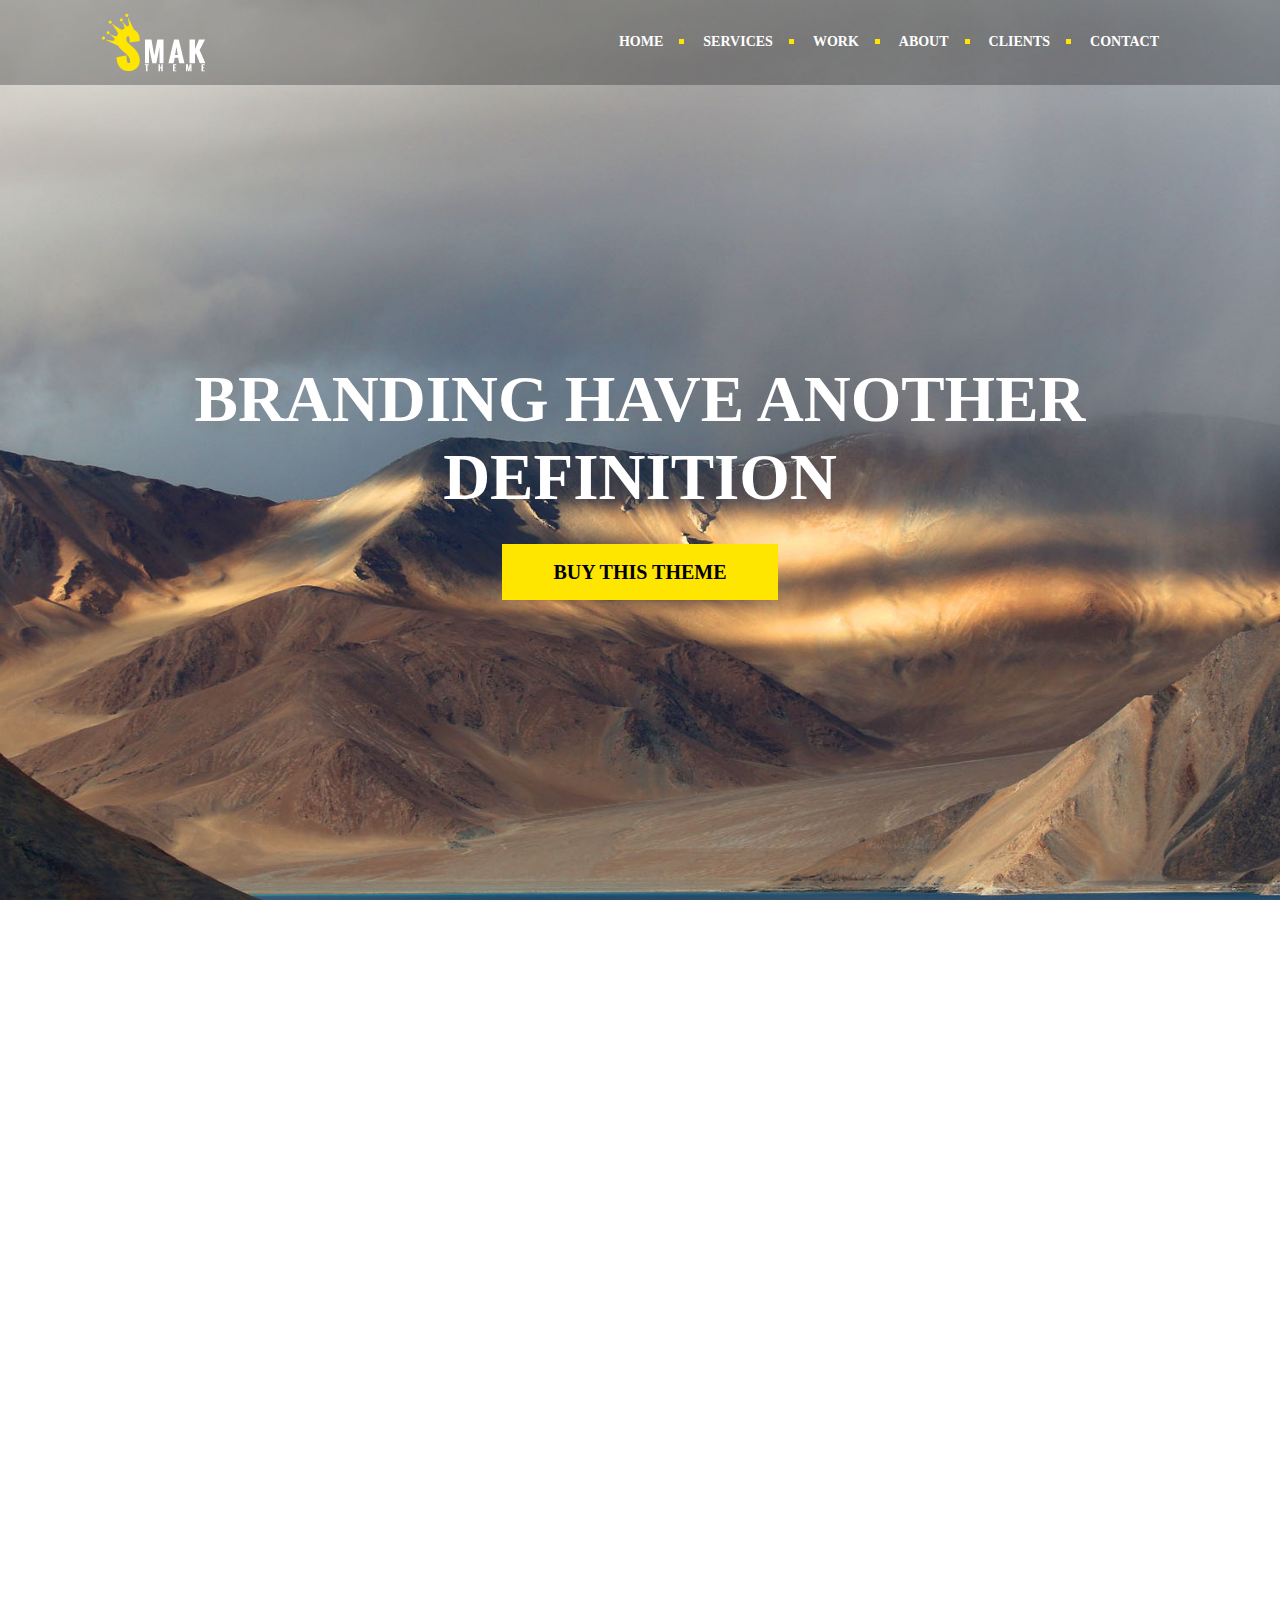
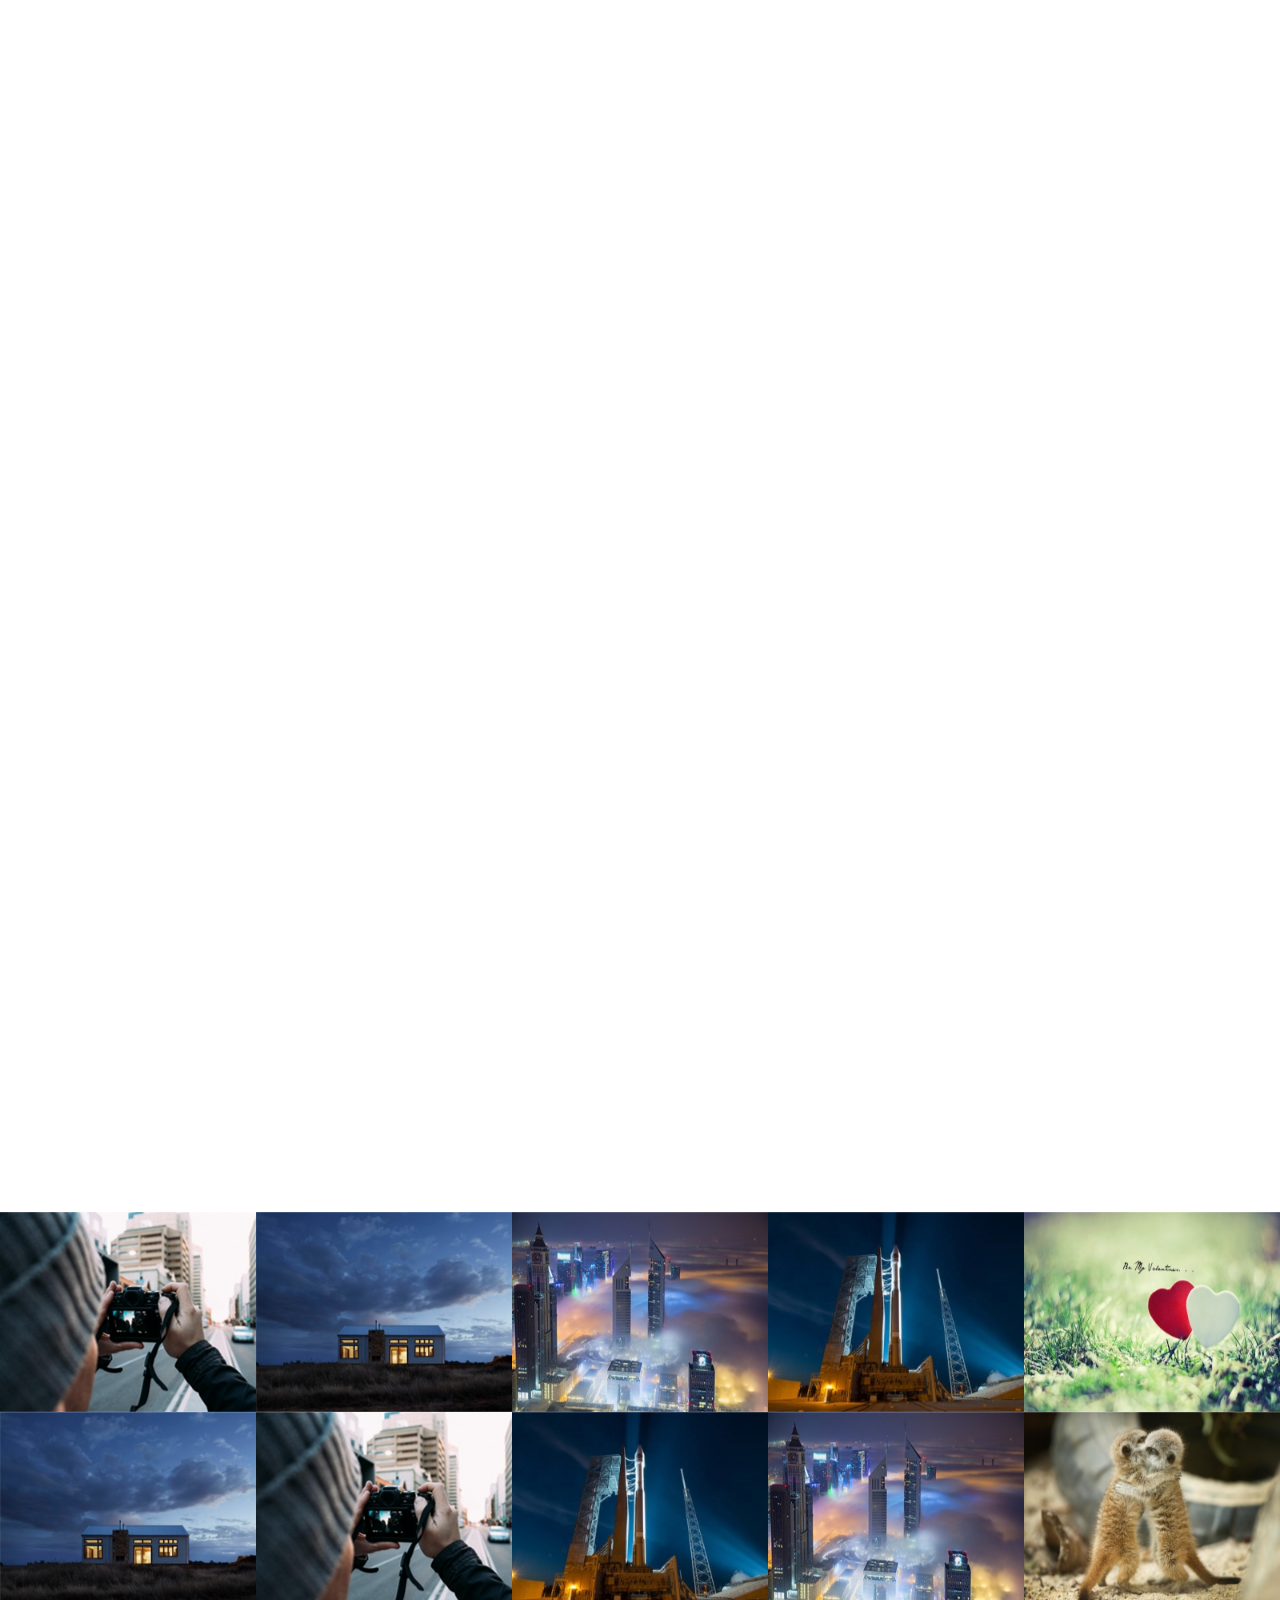
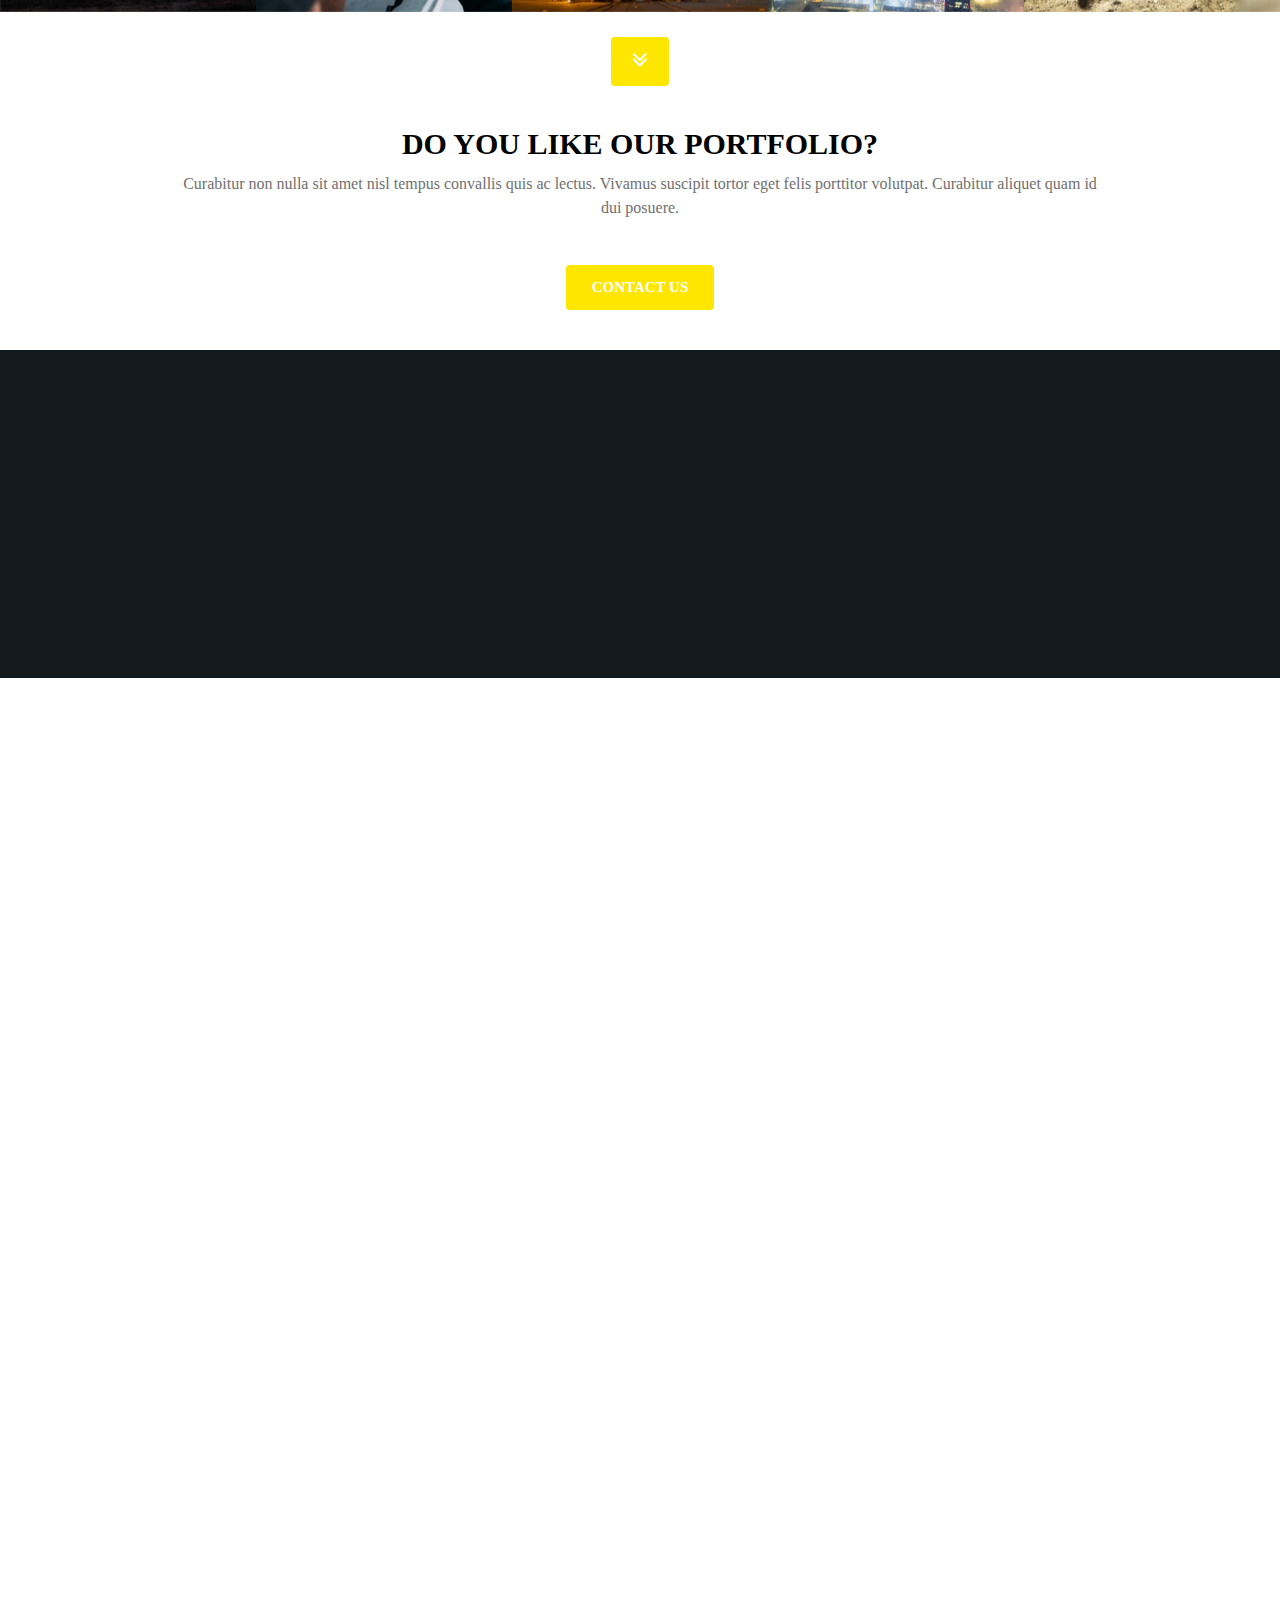
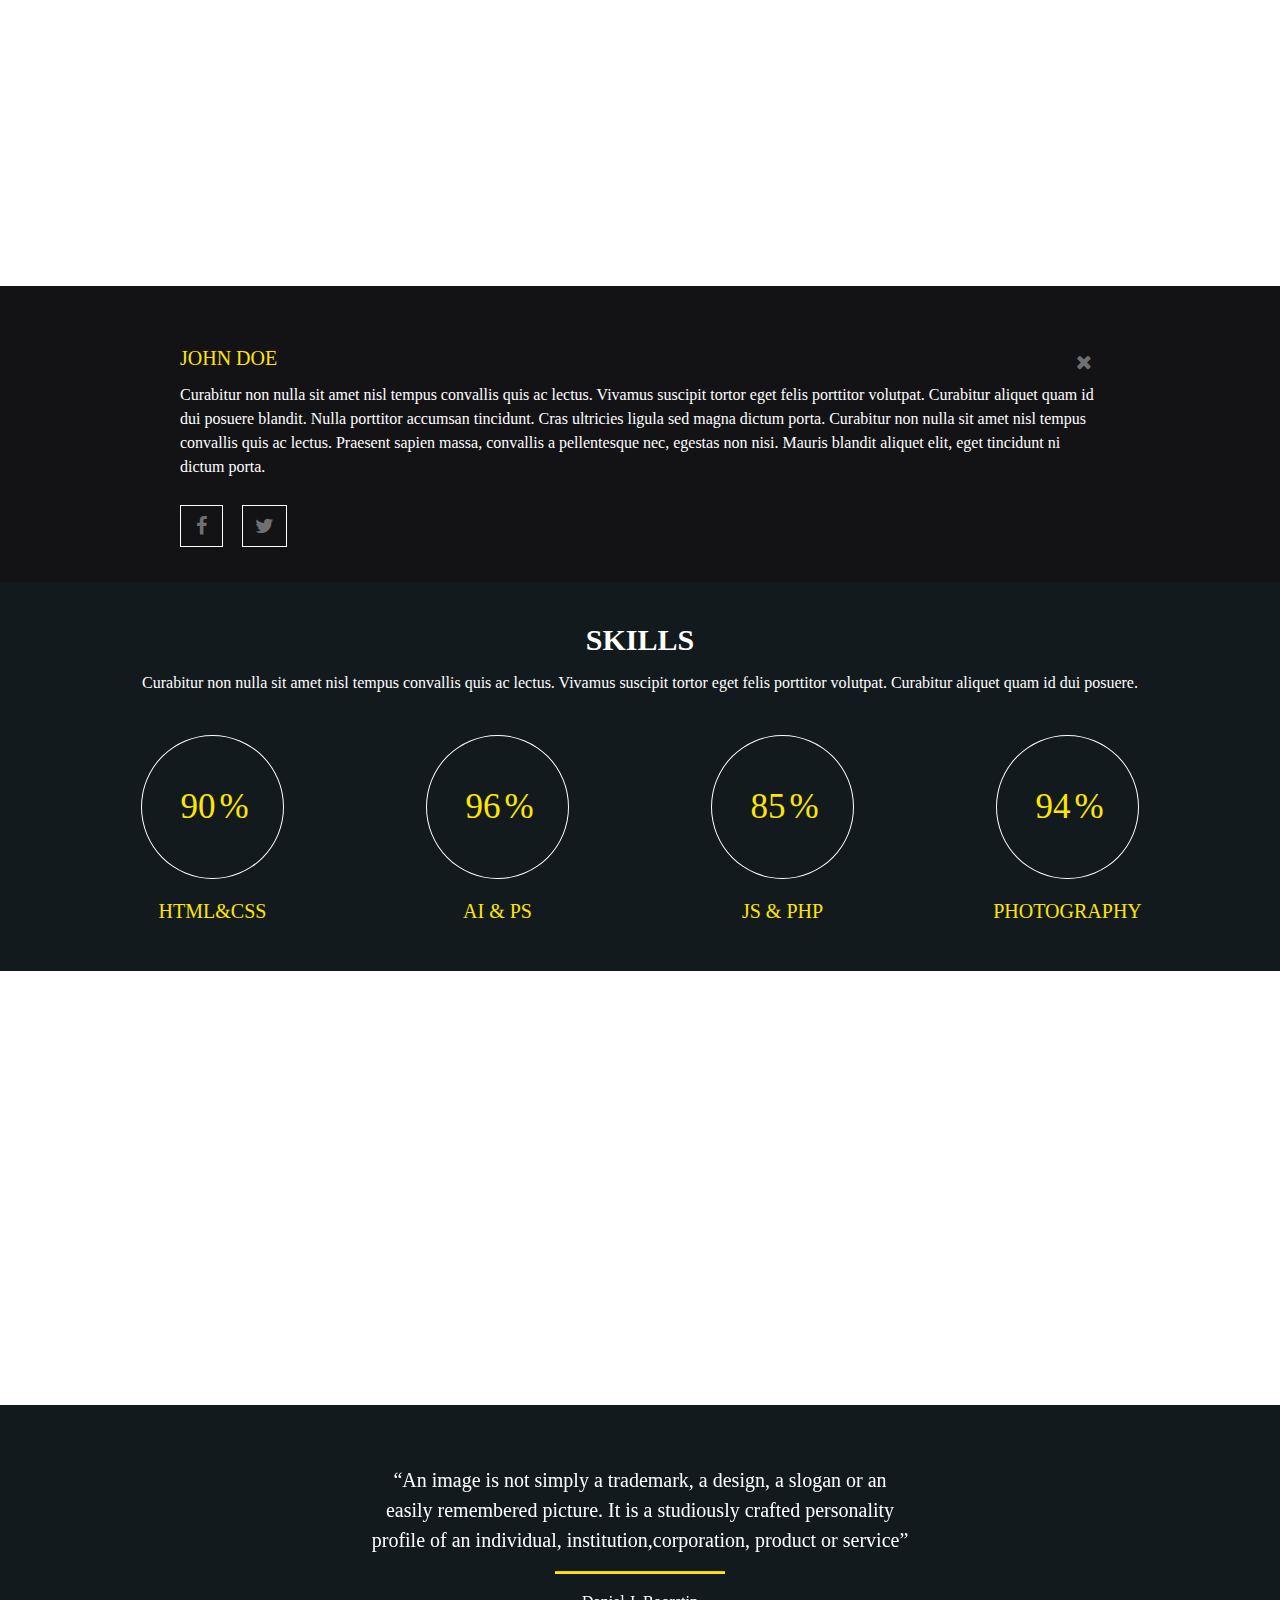
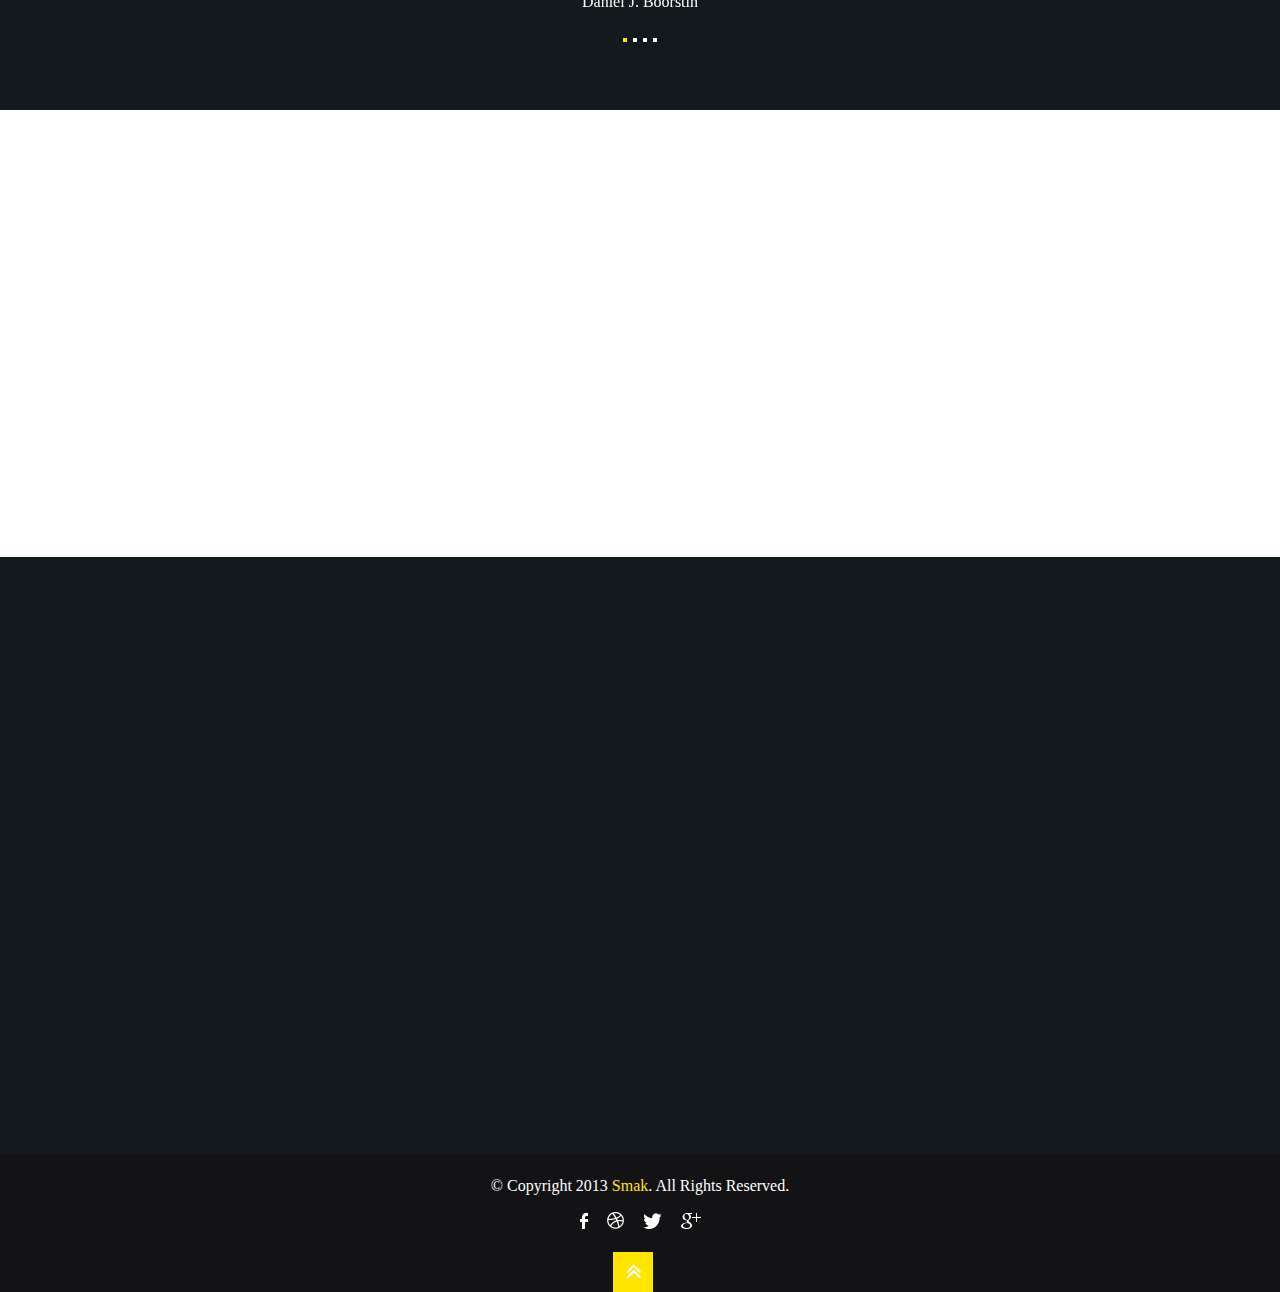
<file: Smak PSD/index.html>
<!doctype html>
<html lang="en">

<head>
    <!-- Required meta tags -->
    <meta charset="utf-8">
    <meta name="viewport" content="width=device-width, initial-scale=1, shrink-to-fit=no">
    <!-- Bootstrap CSS -->
    <!-- <link href="https://fonts.googleapis.com/css?family=Oswald:300,400,700" rel="stylesheet"> -->
    <link rel="stylesheet" href="css/font-awesome.css">
    <link rel="stylesheet" href="css/bootstrap.css">
    <link rel="stylesheet" type="text/css" href="css/style.css">
    <link rel="stylesheet" type="text/css" href="css/owl.carousel.min.css">
    <link rel="stylesheet" type="text/css" href="css/owl.theme.default.min.css">
    <link rel="stylesheet" type="text/css" href="css/animate.css">
    <title>Bootstrap Template</title>
</head>

<body>
    <section class="header" id="home">
        <div class="menu-top">
            <div class="container">
                <nav class="navbar navbar-expand-lg navbar-light">
                    <a class="navbar-brand" href="#">
                        <img src="./img/logo.png" alt="">
                    </a>
                    <button class="navbar-toggler" type="button" data-toggle="collapse" data-target="#navbarSupportedContent"
                        aria-controls="navbarSupportedContent" aria-expanded="false" aria-label="Toggle navigation">
                        <span class="navbar-toggler-icon"></span>
                    </button>

                    <div class="collapse navbar-collapse" id="navbarSupportedContent">
                        <ul class="navbar-nav ml-auto">
                            <li class="nav-item">
                                <a class="nav-link" href="#home">home</a>
                            </li>
                            <li class="nav-item">
                                <a class="nav-link" href="#services">services</a>
                            </li>
                            <li class="nav-item">
                                <a class="nav-link" href="#work">work</a>
                            </li>
                            <li class="nav-item">
                                <a class="nav-link" href="#about">about</a>
                            </li>
                            <li class="nav-item">
                                <a class="nav-link" href="#clients">clients</a>
                            </li>
                            <li class="nav-item">
                                <a class="nav-link" href="#contacts">contact</a>
                            </li>
                        </ul>
                    </div>
                </nav>
            </div>
        </div>
        <div class="title">
            <h1>branding have another
                <br> definition
            </h1>
            <button class="btn">buy this theme</button>
        </div>
    </section>
    <section class="service text-center" id="services">
        <div class="container">
            <div class="row justify-content-center mb-4 wow bounceInLeft">
                <div class="col-10">
                    <h5>our services</h5>
                    <h3 class="serpad">what we love to do</h3>
                    <hr>
                    <p>Curabitur non nulla sit amet nisl tempus convallis quis ac lectus. Vivamus suscipit tortor eget
                        felis
                        porttitor volutpat. Curabitur aliquet quam id dui posuere blandit. Nulla porttitor accumsan
                        tincidunt.
                        Cras ultricies ligula sed magna dictum porta. Curabitur non nulla sit amet nisl tempus
                        convallis
                        quis ac lectus. Praesent sapien massa, convallis a pellen tesque nec, egestas non nisi. Mauris
                        blandit
                        aliquet elit, eget tincidunt ni dictum porta.</p>
                </div>
            </div>
            <div class="row wow bounceInRight">
                <div class="col-lg-3 col-md-6">
                    <div class="circle">
                        <img src="./img/services_icon7.png" alt="">
                    </div>
                    <h4>web design</h4>
                    <p>Donec sollicitudin molestie malesuada. Curabitur aliquet quam id dui posuere blandit.</p>
                </div>
                <div class="col-lg-3 col-md-6">
                    <div class="circle">
                        <img src="./img/services_icon8.png" alt="">
                    </div>
                    <h4>graphic design</h4>
                    <p>Donec sollicitudin molestie malesuada. Curabitur aliquet quam id dui posuere blandit.</p>
                </div>
                <div class="col-lg-3 col-md-6">
                    <div class="circle">
                        <img src="./img/services_icon9.png" alt="">
                    </div>
                    <h4>photography</h4>
                    <p>Donec sollicitudin molestie malesuada. Curabitur aliquet quam id dui posuere blandit.</p>
                </div>
                <div class="col-lg-3 col-md-6">
                    <div class="circle">
                        <img src="./img/services_icon10.png" alt="">
                    </div>
                    <h4>developing</h4>
                    <p>Donec sollicitudin molestie malesuada. Curabitur aliquet quam id dui posuere blandit.</p>
                </div>
            </div>
        </div>
    </section>
    <section class="doit text-center">
        <div class="container wow lightSpeedIn">
            <div class="row">
                <div class="col">
                    <h3>how we do it</h3>
                    <p>Curabitur non nulla sit amet nisl tempus convallis quis ac lectus. Vivamus suscipit tortor eget
                        felis
                        porttitor volutpat. </p>
                </div>
            </div>
            <div class="row mt-3">
                <div class="col-lg-2">
                    <img src="./img/services_icon1.png" alt="">
                    <h4>analyse</h4>
                    <p>Vivamus suscipit tortor eget felis porttitor volutpat. Cura bitur aliquet quam.</p>
                </div>
                <div class="col-lg-2">
                    <img src="./img/services_icon2.png" alt="">
                    <h4>preparing</h4>
                    <p>Vivamus suscipit tortor eget felis porttitor volutpat. Cura bitur aliquet quam id dui posu ere
                        blandit</p>
                </div>
                <div class="col-lg-2">
                    <img src="./img/services_icon3.png" alt="">
                    <h4>working</h4>
                    <p>Vivamus suscipit tortor eget felis porttitor volutpat. </p>
                </div>
                <div class="col-lg-2">
                    <img src="./img/services_icon4.png" alt="">
                    <h4>finalyse</h4>
                    <p>Vivamus suscipit tortor eget felis porttitor volutpat. Cura bitur aliquet quam id.</p>
                </div>
                <div class="col-lg-2">
                    <img src="./img/services_icon5.png" alt="">
                    <h4>testing</h4>
                    <p>Vivamus suscipit tortor eget felis porttitor volutpat. Cura bitur aliquet quam id dui posu ere
                        blandit</p>
                </div>
                <div class="col-lg-2">
                    <img src="./img/services_icon6.png" alt="">
                    <h4>deliver</h4>
                    <p>Vivamus suscipit tortor eget felis porttitor volutpat. Cur est bitur.</p>
                </div>
            </div>
        </div>
    </section>
    <section class="works" id="work">
        <div class="container">
            <div class="row justify-content-center text-center wow rotateInDownRight">
                <div class="col-10">
                    <h5>our works</h5>
                    <h3>what we done so far</h3>
                    <hr>
                    <p>Curabitur non nulla sit amet nisl tempus convallis quis ac lectus. Vivamus suscipit tortor eget
                        felis
                        porttitor volutpat. Curabitur aliquet quam id dui posuere blandit. Nulla porttitor accumsan
                        tincidunt.
                        Cras ultricies ligula sed magna dictum porta. Curabitur non nulla sit amet nisl tempus
                        convallis
                        quis ac lectus. Praesent sapien massa, convallis a pellen tesque nec, egestas non nisi. Mauris
                        blandit
                        aliquet elit, eget tincidunt ni dictum porta.</p>
                </div>
            </div>
            <div class="row wow rotateInUpLeft">
                <div class="col">
                    <ul class="nav" id="myTab" role="tablist">
                        <li class="nav-item">
                            <a class="nav-link active" id="home-tab" data-toggle="tab" href="#home" role="tab"
                                aria-controls="home" aria-selected="true">all</a>
                        </li>
                        <li class="nav-item">
                            <a class="nav-link" id="profile-tab" data-toggle="tab" href="#profile" role="tab"
                                aria-controls="profile" aria-selected="false">web design</a>
                        </li>
                        <li class="nav-item">
                            <a class="nav-link" id="contact-tab" data-toggle="tab" href="#contact" role="tab"
                                aria-controls="contact" aria-selected="false">graphic design</a>
                        </li>
                        <li class="nav-item">
                            <a class="nav-link" id="contact-tab" data-toggle="tab" href="#contact2" role="tab"
                                aria-controls="contact" aria-selected="false">photography</a>
                        </li>
                        <li class="nav-item">
                            <a class="nav-link" id="contact-tab" data-toggle="tab" href="#contact3" role="tab"
                                aria-controls="contact" aria-selected="false">illustration</a>
                        </li>
                    </ul>
                    <div class="tab-content" id="myTabContent">
                        <div class="tab-pane fade show active" id="home" role="tabpanel" aria-labelledby="home-tab">
                            <div class="row">
                                <div class="col-lg-7">
                                    <img src="./img/header_bg.jpg" alt="">
                                </div>
                                <div class="col-lg-4">
                                    <h4>Our Awesome Image</h4>
                                    <p>Curabitur non nulla sit amet nisl tempus convallis quis ac lectus. Vivamus
                                        suscipit tortor
                                        eget felis porttitor volutpat. Curabitur aliquet quam id dui posuere blandit.
                                        Nulla
                                        porttitor accumsan tinci dunt. Cras ultricies ligula sed magna dictum porta.
                                        Curabitur
                                        non nulla sit amet nisl tempus convallis quis ac lectus. Praesent sapien massa,
                                        convallis
                                        a pellentesque nec, egestas non nisi. Mauris blan dit aliquet elit, eget
                                        tincidunt
                                        ni dictum porta.</p>
                                    <button class="btn">View Live</button>
                                </div>
                            </div>
                        </div>
                        <div class="tab-pane fade" id="profile" role="tabpanel" aria-labelledby="profile-tab">
                            <div class="row">
                                <div class="col-lg-7">
                                    <img src="./img/header_bg.jpg" alt="">
                                </div>
                                <div class="col-lg-4">
                                    <h4>Our Awesome Image</h4>
                                    <p>Curabitur non nulla sit amet nisl tempus convallis quis ac lectus. Vivamus
                                        suscipit tortor
                                        eget felis porttitor volutpat. Curabitur aliquet quam id dui posuere blandit.
                                        Nulla
                                        porttitor accumsan tinci dunt. Cras ultricies ligula sed magna dictum porta.
                                        Curabitur
                                        non nulla sit amet nisl tempus convallis quis ac lectus. Praesent sapien massa,
                                        convallis
                                        a pellentesque nec, egestas non nisi. Mauris blan dit aliquet elit, eget
                                        tincidunt
                                        ni dictum porta.</p>
                                    <button class="btn">View Live</button>
                                </div>
                            </div>
                        </div>
                        <div class="tab-pane fade" id="contact" role="tabpanel" aria-labelledby="contact-tab">
                            <div class="row">
                                <div class="col-lg-7">
                                    <img src="./img/header_bg.jpg" alt="">
                                </div>
                                <div class="col-lg-4">
                                    <h4>Our Awesome Image</h4>
                                    <p>Curabitur non nulla sit amet nisl tempus convallis quis ac lectus. Vivamus
                                        suscipit tortor
                                        eget felis porttitor volutpat. Curabitur aliquet quam id dui posuere blandit.
                                        Nulla
                                        porttitor accumsan tinci dunt. Cras ultricies ligula sed magna dictum porta.
                                        Curabitur
                                        non nulla sit amet nisl tempus convallis quis ac lectus. Praesent sapien massa,
                                        convallis
                                        a pellentesque nec, egestas non nisi. Mauris blan dit aliquet elit, eget
                                        tincidunt
                                        ni dictum porta.</p>
                                    <button class="btn">View Live</button>
                                </div>
                            </div>
                        </div>
                        <div class="tab-pane fade" id="contact2" role="tabpanel" aria-labelledby="contact-tab">
                            <div class="row">
                                <div class="col-lg-7">
                                    <img src="./img/header_bg.jpg" alt="">
                                </div>
                                <div class="col-lg-4">
                                    <h4>Our Awesome Image</h4>
                                    <p>Curabitur non nulla sit amet nisl tempus convallis quis ac lectus. Vivamus
                                        suscipit tortor
                                        eget felis porttitor volutpat. Curabitur aliquet quam id dui posuere blandit.
                                        Nulla
                                        porttitor accumsan tinci dunt. Cras ultricies ligula sed magna dictum porta.
                                        Curabitur
                                        non nulla sit amet nisl tempus convallis quis ac lectus. Praesent sapien massa,
                                        convallis
                                        a pellentesque nec, egestas non nisi. Mauris blan dit aliquet elit, eget
                                        tincidunt
                                        ni dictum porta.</p>
                                    <button class="btn">View Live</button>
                                </div>
                            </div>
                        </div>
                        <div class="tab-pane fade" id="contact3" role="tabpanel" aria-labelledby="contact-tab">
                            <div class="row">
                                <div class="col-lg-7">
                                    <img src="./img/header_bg.jpg" alt="">
                                </div>
                                <div class="col-lg-4">
                                    <h4>Our Awesome Image</h4>
                                    <p>Curabitur non nulla sit amet nisl tempus convallis quis ac lectus. Vivamus
                                        suscipit tortor
                                        eget felis porttitor volutpat. Curabitur aliquet quam id dui posuere blandit.
                                        Nulla
                                        porttitor accumsan tinci dunt. Cras ultricies ligula sed magna dictum porta.
                                        Curabitur
                                        non nulla sit amet nisl tempus convallis quis ac lectus. Praesent sapien massa,
                                        convallis
                                        a pellentesque nec, egestas non nisi. Mauris blan dit aliquet elit, eget
                                        tincidunt
                                        ni dictum porta.</p>
                                    <button class="btn">View Live</button>
                                </div>
                            </div>
                        </div>
                    </div>
                </div>
            </div>
        </div>
    </section>
    <section class="portfolio">
        <div class="row no-gutters text-center owl-carousel owl-theme">
            <div class="col-lg-2 col-6 ">
                <img src="./img/portfolio_image1.jpg" alt="">
            </div>
            <div class="col-lg-2 col-6 ">
                <img src="./img/portfolio_image2.jpg" alt="">
            </div>
            <div class="col-lg-2 col-6 ">
                <img src="./img/portfolio_image3.jpg" alt="">
            </div>
            <div class="col-lg-2 col-6 ">
                <img src="./img/portfolio_image4.jpg" alt="">
            </div>
            <div class="col-lg-2 col-6 ">
                <img src="./img/portfolio_image5.jpg" alt="">
            </div>
            <div class="col-lg-2 col-6 ">
                <img src="./img/portfolio_image6.jpg" alt="">
            </div>
        </div>
        <div class="row no-gutters text-center owl-carousel owl-theme">
            <div class="col-lg-2 col-6 ">
                <img src="./img/portfolio_image2.jpg" alt="">
            </div>
            <div class="col-lg-2 col-6 ">
                <img src="./img/portfolio_image1.jpg" alt="">
            </div>
            <div class="col-lg-2 col-6 ">
                <img src="./img/portfolio_image4.jpg" alt="">
            </div>
            <div class="col-lg-2 col-6 ">
                <img src="./img/portfolio_image3.jpg" alt="">
            </div>
            <div class="col-lg-2 col-6 ">
                <img src="./img/portfolio_image6.jpg" alt="">
            </div>
            <div class="col-lg-2 col-6 ">
                <img src="./img/portfolio_image5.jpg" alt="">
            </div>
        </div>
    </section>
    <section class="contact">
        <div class="container">
            <div class="row justify-content-center text-center">
                <div class="col-10">
                    <button class="btn down"><i class="fa fa-angle-double-down"></i></button>
                    <h3>do you like our portfolio?</h3>
                    <p>Curabitur non nulla sit amet nisl tempus convallis quis ac lectus. Vivamus suscipit tortor eget
                        felis porttitor volutpat. Curabitur aliquet quam id dui posuere.</p>
                    <button class="btn">contact us</button>
                </div>
            </div>
        </div>
    </section>
    <section class="numbers">
        <div class="container wow zoomIn">
            <div class="row justify-content-center text-center">
                <div class="col-10 words">
                    <h3>we are proud of these numbers</h3>
                    <p>Curabitur non nulla sit amet nisl tempus convallis quis ac lectus. Vivamus suscipit tortor eget
                        felis porttitor volutpat. Curabitur aliquet quam id dui posuere.</p>
                </div>
            </div>
            <div class="row text-center numbs">
                <div class="col-md-3 col-sm-8 nums">
                    <h3 class="counter">1600</h3>
                    <p>happy clients</p>
                </div>
                <div class="col-md-3 col-sm-8 nums">
                    <h3 class="counter">3200</h3>
                    <p>completed projects</p>
                </div>
                <div class="col-md-3 col-sm-8 nums">
                    <h3 class="counter">40</h3>
                    <p>awards</p>
                </div>
                <div class="col-md-3 col-sm-8 nums">
                    <h3 class="counter">20000</h3>
                    <p>coffee drinks</p>
                </div>
            </div>
        </div>
    </section>
    <section class="abus" id="about">
        <div class="container">
            <div class="row abus1 wow fadeInDown">
                <div class="col-10 text-center">
                    <h5>about us</h5>
                    <h3>who we are</h3>
                    <hr>
                    <p>Curabitur non nulla sit amet nisl tempus convallis quis ac lectus. Vivamus suscipit tortor eget
                        felis porttitor volutpat. Curabitur aliquet quam id dui posuere blandit. Nulla porttitor
                        accumsan tincidunt. Cras ultricies ligula sed magna dictum porta. Curabitur non nulla sit amet
                        nisl tempus convallis quis ac lectus. Praesent sapien massa, convallis a pellen
                        tesque nec, egestas non nisi. Mauris blandit aliquet elit, eget tincidunt ni dictum porta.</p>
                </div>
            </div>
            <div class="row justify-content-center wow fadeInLeft">
                <div class="col-md-6 col-10 abus2">
                    <div class="row">
                        <div class="col-3">
                            <div class="abcir">
                                <img src="./img/about_icon1.png" alt="">
                            </div>
                        </div>
                        <div class="col-9">
                            <div class="text">
                                <h5>on time projects</h5>
                                <p>Praesent sapien massa, convallis a pellentesque nec, egestas non nisi. Mauris
                                    blandit
                                    aliquet elit, eget tincidunt ni dictum porta.Cras ultricies ligula sed magna dictum
                                    est
                                    ontar des lorem ipsum.</p>
                            </div>
                        </div>
                    </div>
                </div>
                <div class="col-md-6 col-10 abus2">
                    <div class="row">
                        <div class="col-3">
                            <div class="abcir">
                                <img src="./img/about_icon1.png" alt="">
                            </div>
                        </div>
                        <div class="col-9">
                            <div class="text">
                                <h5>on time projects</h5>
                                <p>Praesent sapien massa, convallis a pellentesque nec, egestas non nisi. Mauris
                                    blandit
                                    aliquet elit, eget tincidunt ni dictum porta.Cras ultricies ligula sed magna dictum
                                    est
                                    ontar des lorem ipsum.</p>
                            </div>
                        </div>
                    </div>
                </div>
                <div class="col-md-6 col-10 abus2">
                    <div class="row">
                        <div class="col-3">
                            <div class="abcir">
                                <img src="./img/about_icon1.png" alt="">
                            </div>
                        </div>
                        <div class="col-9">
                            <div class="text">
                                <h5>on time projects</h5>
                                <p>Praesent sapien massa, convallis a pellentesque nec, egestas non nisi. Mauris
                                    blandit
                                    aliquet elit, eget tincidunt ni dictum porta.Cras ultricies ligula sed magna dictum
                                    est
                                    ontar des lorem ipsum.</p>
                            </div>
                        </div>
                    </div>
                </div>
                <div class="col-md-6 col-10 abus2">
                    <div class="row">
                        <div class="col-3">
                            <div class="abcir">
                                <img src="./img/about_icon1.png" alt="">
                            </div>
                        </div>
                        <div class="col-9">
                            <div class="text">
                                <h5>on time projects</h5>
                                <p>Praesent sapien massa, convallis a pellentesque nec, egestas non nisi. Mauris
                                    blandit
                                    aliquet elit, eget tincidunt ni dictum porta.Cras ultricies ligula sed magna dictum
                                    est
                                    ontar des lorem ipsum.</p>
                            </div>
                        </div>
                    </div>
                </div>

            </div>
            <div class="row text-center justify-content-center abus3 wow fadeInRight">
                <div class="col-10">
                    <h3>the team</h3>
                    <p>Curabitur non nulla sit amet nisl tempus convallis quis ac lectus. Vivamus suscipit tortor eget
                        felis porttitor volutpat. Curabitur aliquet quam id dui posuere.</p>
                </div>
            </div>
            <div class="row mb-5 wow fadeInUp">
                <div class="col-lg-3 col-md-6 abus4">
                    <img src="./img/team_member1.jpg" alt="">
                    <h5>john doe</h5>
                    <p>creative director</p>
                    <hr>
                </div>
                <div class="col-lg-3 col-md-6 abus4">
                    <img src="./img/team_member1.jpg" alt="">
                    <h5>john doe</h5>
                    <p>art directorr</p>
                    <hr>
                </div>
                <div class="col-lg-3 col-md-6 abus4">
                    <img src="./img/team_member1.jpg" alt="">
                    <h5>john doe</h5>
                    <p>web developer</p>
                    <hr>
                </div>
                <div class="col-lg-3 col-md-6 abus4">
                    <img src="./img/team_member1.jpg" alt="">
                    <h5>john doe</h5>
                    <p>photographer</p>
                    <hr>
                </div>
            </div>
        </div>
    </section>
    <section class="me">
        <div class="container">
            <div class="row justify-content-center sk1">
                <div class="col-10">
                    <h4>john doe</h4>
                    <p>Curabitur non nulla sit amet nisl tempus convallis quis ac lectus. Vivamus suscipit tortor eget
                        felis porttitor volutpat. Curabitur aliquet quam id
                        dui posuere blandit. Nulla porttitor accumsan tincidunt. Cras ultricies ligula sed magna dictum
                        porta. Curabitur non nulla sit amet nisl tempus
                        convallis quis ac lectus. Praesent sapien massa, convallis a pellentesque nec, egestas non
                        nisi. Mauris blandit aliquet elit, eget tincidunt ni
                        dictum porta.</p>
                    <i class="fa fa-facebook"></i>
                    <i class="fa fa-twitter"></i>
                    <i class="fa fa-times"></i>
                </div>
            </div>
        </div>
    </section>
    <section class="skills">
        <div class="container">
            <div class="row text-center justify-content-center">
                <div class="col-12">
                    <h3>skills</h3>
                    <p>Curabitur non nulla sit amet nisl tempus convallis quis ac lectus. Vivamus suscipit tortor eget
                        felis porttitor volutpat. Curabitur aliquet quam id dui posuere.</p>
                </div>
            </div>
            <div class="row mt-4">
                <div class="col-lg-3 col-sm-6 text-center skm">
                    <div class="cir">
                        <p class="counter">90</p>
                        <p>%</p>
                    </div>
                    <h4>html&css</h4>
                </div>
                <div class="col-lg-3 col-sm-6 text-center skm1">
                    <div class="cir">
                        <p class="counter">96</p>
                        <p>%</p>
                    </div>
                    <h4>ai & ps</h4>
                </div>
                <div class="col-lg-3 col-sm-6 text-center skm">
                    <div class="cir">
                        <p class="counter">85</p>
                        <p>%</p>
                    </div>
                    <h4>js & php</h4>
                </div>
                <div class="col-lg-3 col-sm-6 text-center skm1">
                    <div class="cir">
                        <p class="counter">94</p>
                        <p>%</p>
                    </div>
                    <h4>photography</h4>
                </div>
            </div>
        </div>
    </section>
    <section class="clients" id="clients">
        <div class="container wow flipInX">
            <div class="row justify-content-center abus1">
                <div class="col-10 text-center">
                    <h5>our clients</h5>
                    <h3>who love to work with us</h3>
                    <hr>
                    <p>Curabitur non nulla sit amet nisl tempus convallis quis ac lectus. Vivamus suscipit tortor eget
                        felis porttitor volutpat. Curabitur aliquet quam id dui posuere blandit. Nulla porttitor
                        accumsan tincidunt. Cras ultricies ligula sed magna dictum porta. Curabitur non nulla sit amet
                        nisl tempus convallis quis ac lectus. Praesent sapien massa, convallis a pellen
                        tesque nec, egestas non nisi. Mauris blandit aliquet elit, eget tincidunt ni dictum porta.</p>
                </div>
            </div>
            <div class="row text-center mt-5">
                <div class="col-lg-2 col-sm-4 p-0 clp1">
                    <img src="./img/clients_logo1.png" alt="">
                </div>
                <div class="col-lg-2 col-sm-4 p-0 clp1">
                    <img src="./img/clients_logo2.png" alt="">
                </div>
                <div class="col-lg-2 col-sm-4 p-0 clp1">
                    <img src="./img/clients_logo3.png" alt="">
                </div>
                <div class="col-lg-2 col-sm-4 p-0 clp2">
                    <img src="./img/clients_logo4.png" alt="">
                </div>
                <div class="col-lg-2 col-sm-4 p-0 clp2">
                    <img src="./img/clients_logo5.png" alt="">
                </div>
                <div class="col-lg-2 col-sm-4 p-0 clp2">
                    <img src="./img/clients_logo1.png" alt="">
                </div>
            </div>
        </div>
    </section>
    <section class="crsl">
        <div class="container">
            <div class="row justify-content-center">
                <div class="col-6">
                    <div id="carouselExampleIndicators" class="carousel slide" data-ride="carousel">
                        <ol class="carousel-indicators">
                            <li data-target="#carouselExampleIndicators" data-slide-to="0" class="active"></li>
                            <li data-target="#carouselExampleIndicators" data-slide-to="1"></li>
                            <li data-target="#carouselExampleIndicators" data-slide-to="2"></li>
                            <li data-target="#carouselExampleIndicators" data-slide-to="3"></li>
                        </ol>
                        <div class="carousel-inner text-center">
                            <div class="carousel-item active">
                                <p class="big">“An image is not simply a trademark, a design, a slogan or an easily
                                    remembered picture. It is a studiously crafted personality profile of an
                                    individual, institution,corporation, product or service”</p>
                                <hr>
                                <p class="small">Daniel J. Boorstin</p>
                            </div>
                            <div class="carousel-item">
                                <p class="big">“An image is not simply a trademark, a design, a slogan or an easily
                                    remembered picture. It is a studiously crafted personality profile of an
                                    individual, institution,corporation, product or service”</p>
                                <hr>
                                <p class="small">Daniel J. Boorstin</p>
                            </div>
                            <div class="carousel-item">
                                <p class="big">“An image is not simply a trademark, a design, a slogan or an easily
                                    remembered picture. It is a studiously crafted personality profile of an
                                    individual, institution,corporation, product or service”</p>
                                <hr>
                                <p class="small">Daniel J. Boorstin</p>
                            </div>
                            <div class="carousel-item">
                                <p class="big">“An image is not simply a trademark, a design, a slogan or an easily
                                    remembered picture. It is a studiously crafted personality profile of an
                                    individual, institution,corporation, product or service”</p>
                                <hr>
                                <p class="small">Daniel J. Boorstin</p>
                            </div>
                        </div>
                    </div>
                </div>
            </div>
        </div>
    </section>
    <section class="findus" id="contacts">
        <div class="container">
            <div class="row justify-content-center wow slideInDown">
                <div class="col-10 text-center">
                    <h5>contact us</h5>
                    <h3>where you can find us</h3>
                    <hr>
                    <p>Curabitur non nulla sit amet nisl tempus convallis quis ac lectus. Vivamus suscipit tortor eget
                        felis porttitor volutpat. Curabitur aliquet quam id dui posuere blandit. Nulla porttitor
                        accumsan tincidunt. Cras ultricies ligula sed magna dictum porta. Curabitur non nulla sit amet
                        nisl tempus convallis quis ac lectus. Praesent sapien massa, convallis a pellen
                        tesque nec, egestas non nisi. Mauris blandit aliquet elit, eget tincidunt ni dictum porta.</p>
                </div>
            </div>
            <div class="row mt-4 wow slideInUp">
                <div class="col-lg-4 text-center pb-3">
                    <img src="./img/contact_icon1.png" alt="">
                    <p class="sr">our address</p>
                    <p class="jr">214 Awesome Street,NY</p>
                </div>
                <div class="col-lg-4 text-center pb-3">
                    <img src="./img/contact_icon2.png" alt="">
                    <p class="sr">our mail</p>
                    <p class="jr">awesomemail@ourmail.com</p>
                </div>
                <div class="col-lg-4 text-center pb-3">
                    <img src="./img/contact_icon3.png" alt="">
                    <p class="sr">our phone</p>
                    <p class="jr">(0) 123-456-789-00</p>
                </div>
            </div>
        </div>
    </section>
    <section class="send">
        <div class="container wow jackInTheBox">
            <div class="row text-center justify-content-center">
                <div class="col-12">
                    <h3>send us a message</h3>
                    <p>Curabitur non nulla sit amet nisl tempus convallis quis ac lectus. Vivamus suscipit tortor eget
                        felis porttitor volutpat. Curabitur aliquet quam id dui posuere.</p>
                </div>
            </div>
            <div class="row text-center inp">
                <div class="col-sm-4">
                    <form action="">
                        <input type="text" placeholder="Your Name">
                    </form>
                </div>
                <div class="col-sm-4">
                    <form action="">
                        <input type="text" placeholder="Your Mail" class="inpmt">
                    </form>
                </div>
                <div class="col-sm-4">
                    <form action="">
                        <input type="text" placeholder="Subject" class="inpmt">
                    </form>
                </div>
                <div class="col-sm-12">
                    <input type="text" placeholder="Enter Message Here..." class="mt-4 big">
                </div>
            </div>
            <div class="row justify-content-center text-center">
                <div class="col-10">
                    <button class="btn">send message</button>
                </div>
            </div>
        </div>
    </section>
    <section class="footer">
        <div class="container">
            <div class="row text-center justify-content-center">
                <div class="col-4">
                    <p>© Copyright 2013 <span>Smak</span>. All Rights Reserved.</p>
                    <img src="./img/footer_social_icon1.png" alt="">
                    <img src="./img/footer_social_icon2.png" alt="">
                    <img src="./img/footer_social_icon3.png" alt="">
                    <img src="./img/footer_social_icon4.png" alt="">
                </div>
            </div>
            <div class="row justify-content-center">
                <button class="btn down"><i class="fa fa-angle-double-up"></i></button>
            </div>
        </div>
    </section>



    <!-- Optional JavaScript -->
    <!-- jQuery first, then Popper.js, then Bootstrap JS -->
    <script src="js/jquery-3.3.1.min.js"></script>
    <script src="js/script.js"></script>
    <script src="js/owl.carousel.min.js"></script>
    <script src="js/jquery.counterup.min.js"></script>
    <script src="js/jquery.waypoints.min.js"></script>
    <script src="js/wow.min.js"></script>
    <script src="js/popper.js"></script>
    <script src="js/bootstrap.js"></script>
</body>

</html>
</file>
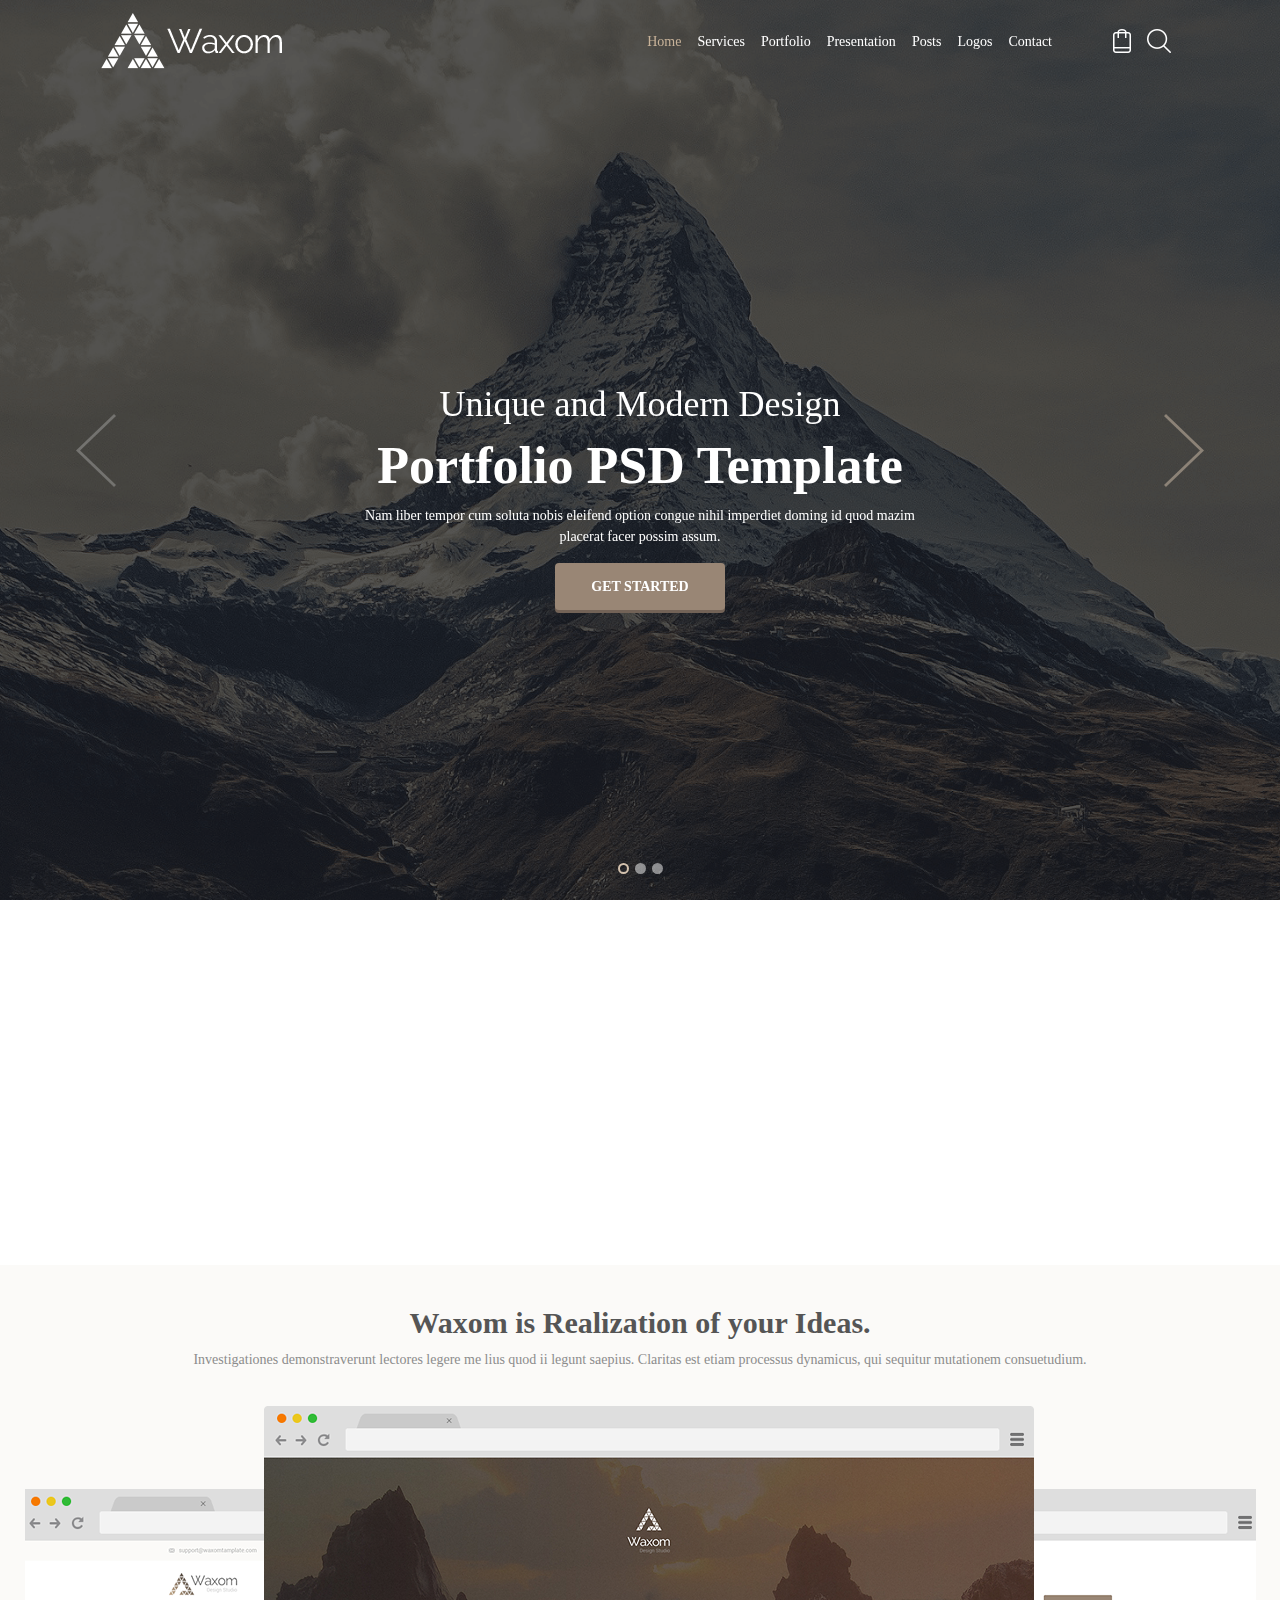
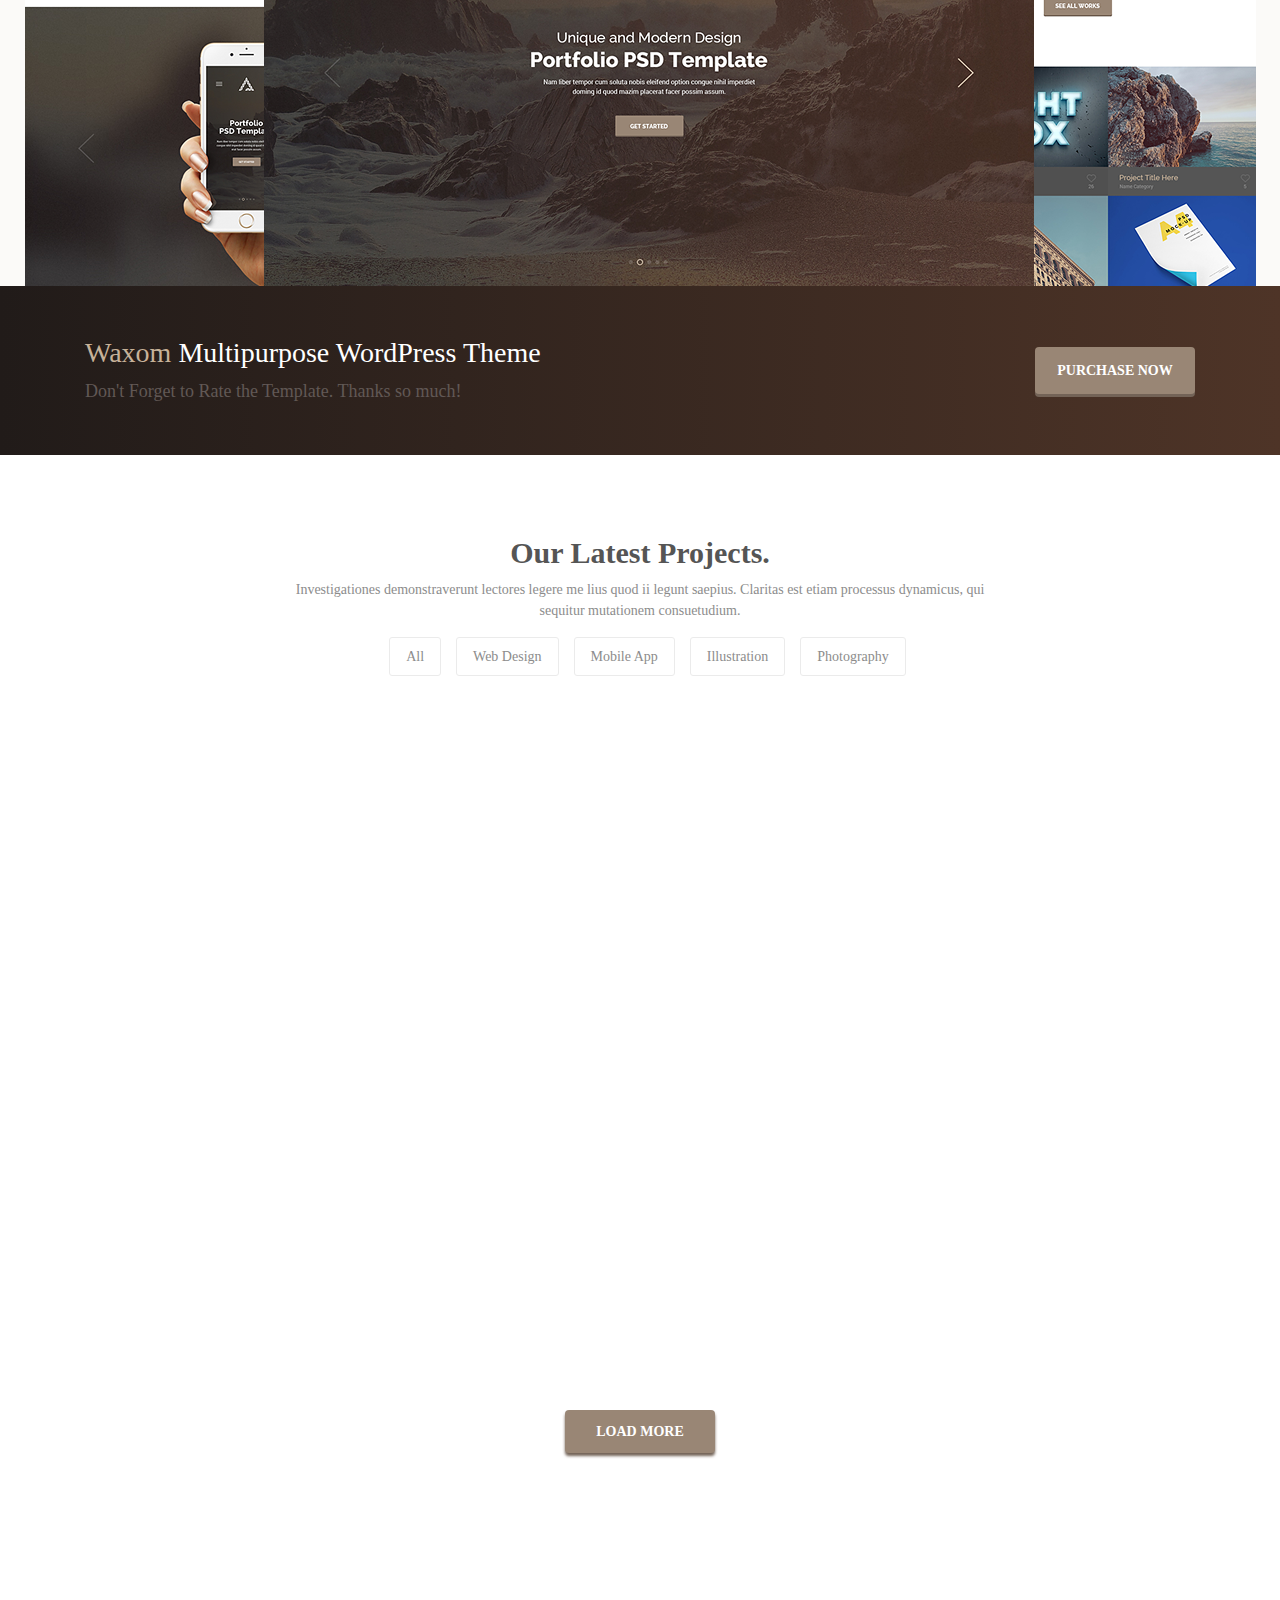
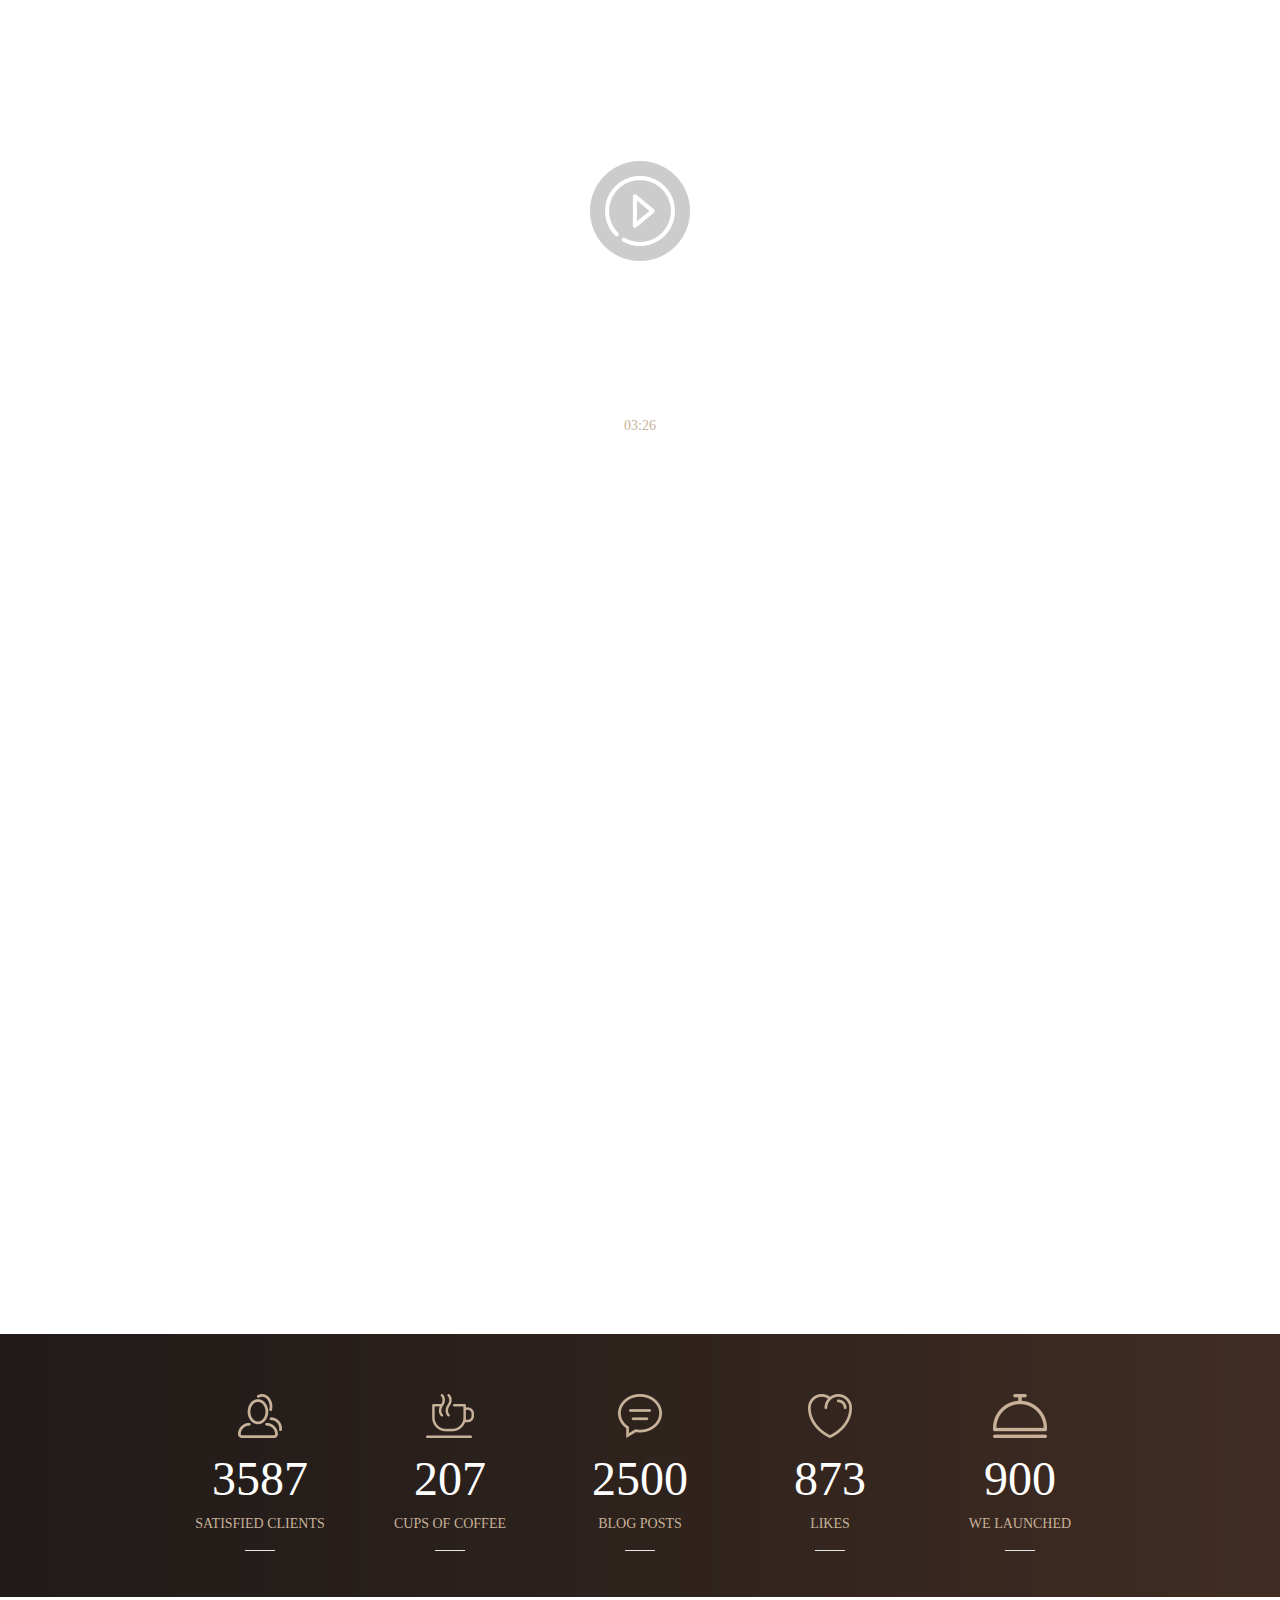
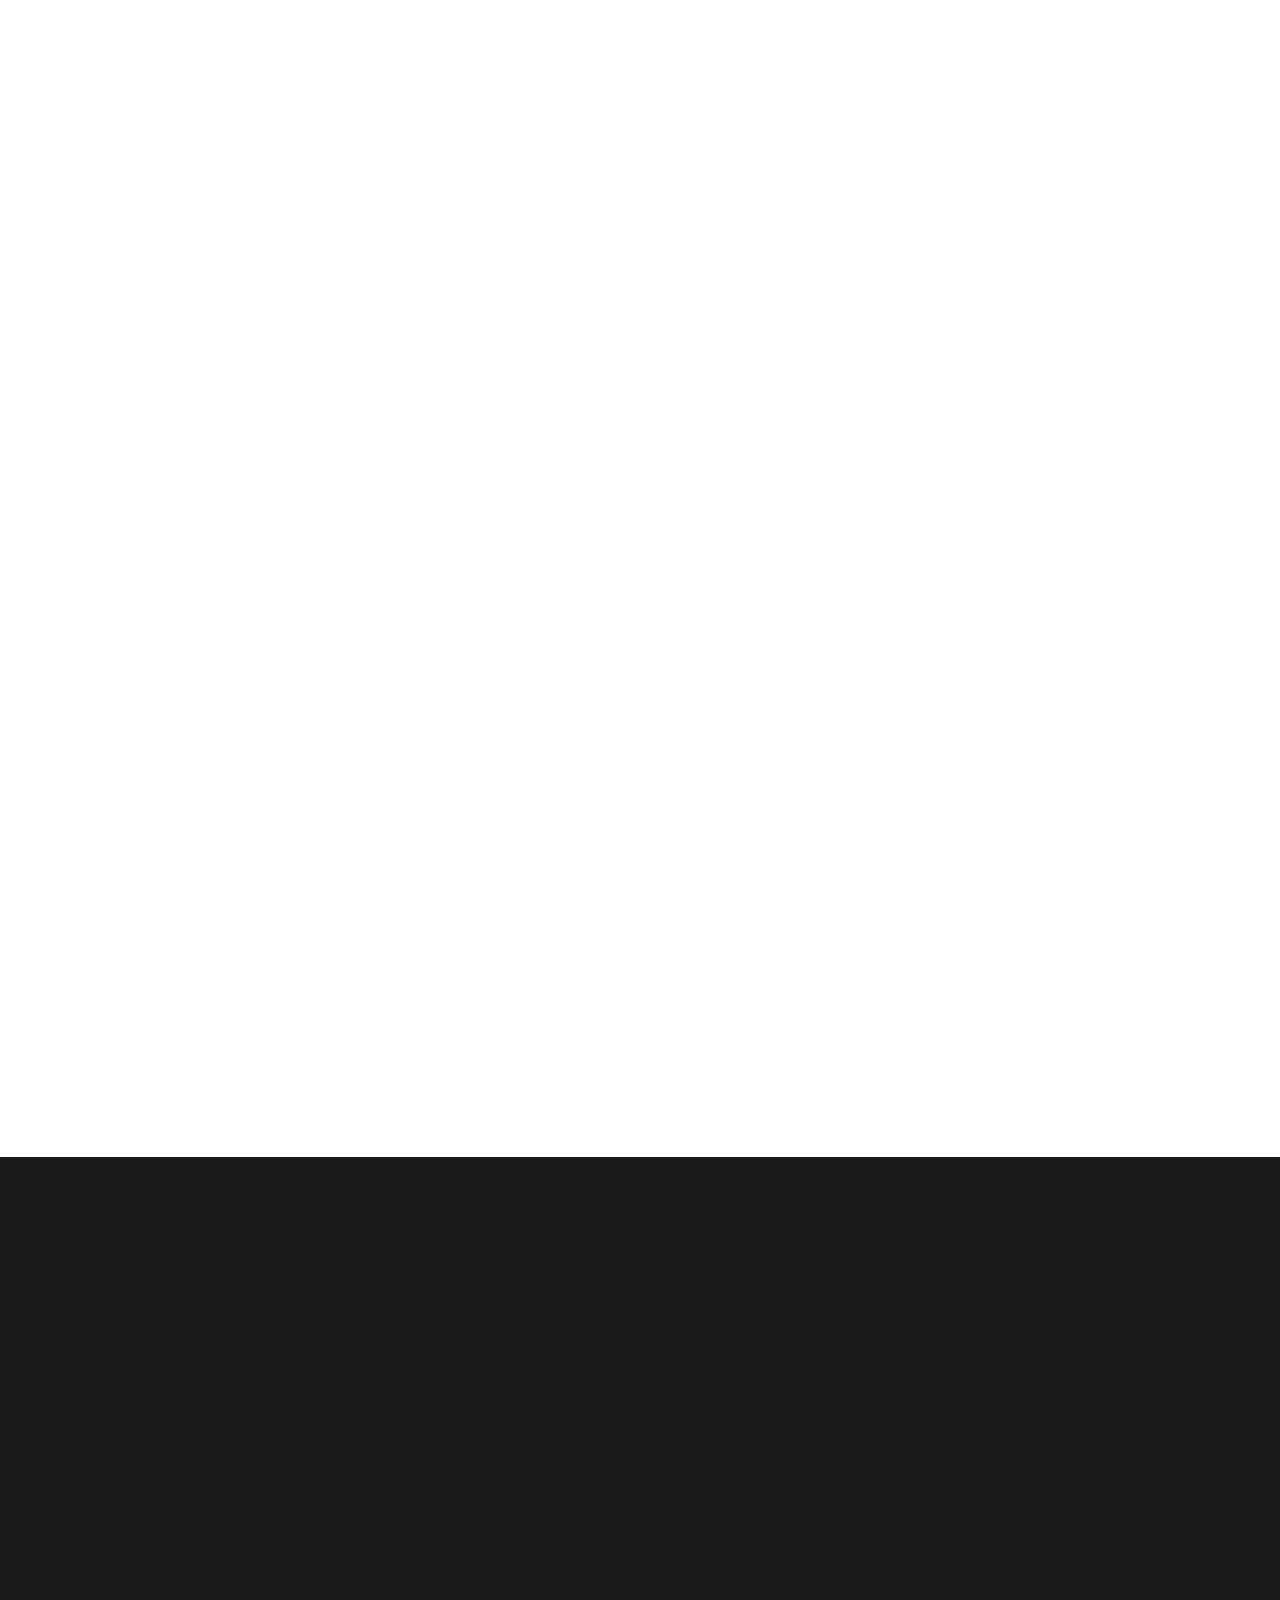
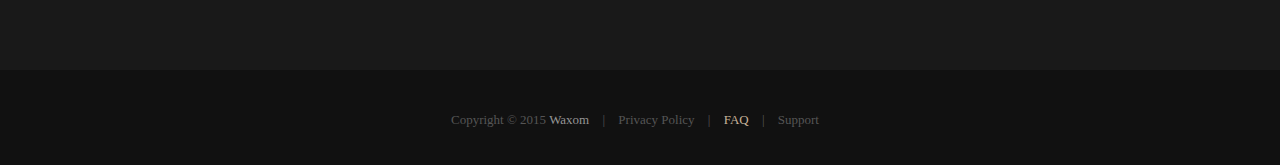
<file: Waxom/index.html>
<!doctype html>
<html lang="en">

<head>
    <!-- Required meta tags -->
    <meta charset="utf-8">
    <meta name="viewport" content="width=device-width, initial-scale=1, shrink-to-fit=no">
    <!-- Bootstrap CSS -->
    <!-- <link href="https://fonts.googleapis.com/css?family=Montserrat:200,400,500,600,700,800|Raleway:200,400,500,600,700,800"
        rel="stylesheet"> -->
    <link rel="stylesheet" href="css/bootstrap.css">
    <link rel="stylesheet" type="text/css" href="css/style.css">
    <link rel="stylesheet" href="css/font-awesome.css">
    <link rel="stylesheet" href="css/animate.css">
    <link rel="stylesheet" href="css/owl.carousel.min.css">
    <link rel="stylesheet" href="css/owl.theme.default.min.css">
    <title>Bootstrap Template</title>
</head>

<body>
    <section class="header" id="home">
        <div class="menu-top">
            <div class="container">
                <nav class="navbar navbar-expand-lg navbar-dark">
                    <a class="navbar-brand" href="#"><img src="./img/logo.png" alt=""></a>
                    <button class="navbar-toggler" type="button" data-toggle="collapse" data-target="#navbarSupportedContent"
                        aria-controls="navbarSupportedContent" aria-expanded="false" aria-label="Toggle navigation">
                        <span class="navbar-toggler-icon"></span>
                    </button>

                    <div class="collapse navbar-collapse" id="navbarSupportedContent">
                        <ul class="navbar-nav ml-auto">
                            <li class="nav-item">
                                <a class="nav-link active" href="#home">Home</a>
                            </li>
                            <li class="nav-item">
                                <a class="nav-link" href="#services">Services</a>
                            </li>
                            <li class="nav-item">
                                <a class="nav-link" href="#portfolio">Portfolio</a>
                            </li>
                            <li class="nav-item">
                                <a class="nav-link" href="#presentation">Presentation</a>
                            </li>
                            <li class="nav-item">
                                <a class="nav-link" href="#posts">Posts</a>
                            </li>
                            <li class="nav-item">
                                <a class="nav-link" href="#logos">Logos</a>
                            </li>
                            <li class="nav-item">
                                <a class="nav-link" href="#contact">Contact</a>
                            </li>
                        </ul>
                        <ul class="navbar-nav nav-icon">
                            <li class="nav-item">
                                <a class="nav-link" href="#"><img src="./img/icon-cart.png" alt=""></a>
                            </li>
                            <li class="nav-item">
                                <a class="nav-link" href="#"><img src="./img/icon-search.png" alt=""></a>
                            </li>
                        </ul>
                    </div>
                </nav>
            </div>
        </div>
        <div id="carouselExampleIndicators" class="carousel slide" data-ride="carousel">
            <ol class="carousel-indicators">
                <li data-target="#carouselExampleIndicators" data-slide-to="0" class="active"></li>
                <li data-target="#carouselExampleIndicators" data-slide-to="1"></li>
                <li data-target="#carouselExampleIndicators" data-slide-to="2"></li>
            </ol>
            <div class="carousel-inner">
                <div class="carousel-item active">
                    <div class="carousel-caption">
                        <h5>Unique and Modern Design</h5>
                        <h1>Portfolio PSD Template</h1>
                        <p>Nam liber tempor cum soluta nobis eleifend option congue nihil imperdiet doming id quod
                            mazim placerat facer possim assum.</p>
                        <button class="btn">Get Started</button>
                    </div>
                </div>
                <div class="carousel-item">
                    <div class="carousel-caption">
                        <h5>Unique and Modern Design</h5>
                        <h1>Portfolio PSD Template</h1>
                        <p>Nam liber tempor cum soluta nobis eleifend option congue nihil imperdiet doming id quod
                            mazim placerat facer possim assum.</p>
                        <button class="btn">Get Started</button>
                    </div>
                </div>
                <div class="carousel-item">
                    <div class="carousel-caption">
                        <h5>Unique and Modern Design</h5>
                        <h1>Portfolio PSD Template</h1>
                        <p>Nam liber tempor cum soluta nobis eleifend option congue nihil imperdiet doming id quod
                            mazim placerat facer possim assum.</p>
                        <button class="btn">Get Started</button>
                    </div>
                </div>
            </div>
            <a class="carousel-control-prev" href="#carouselExampleIndicators" role="button" data-slide="prev">
                <span class="carousel-control-prev-icon" aria-hidden="true"></span>
                <span class="sr-only">Previous</span>
            </a>
            <a class="carousel-control-next" href="#carouselExampleIndicators" role="button" data-slide="next">
                <span class="carousel-control-next-icon" aria-hidden="true"></span>
                <span class="sr-only">Next</span>
            </a>
        </div>
    </section>
    <section class="services text-center" id="services">
        <div class="container">
            <div class="row">
                <div class="col-lg-3 col-sm-6 webbox wow bounceInLeft">
                    <img src="./img/pen-icon.png" alt="">
                    <h4>Web & App Design</h4>
                    <p>Nam liber tempor cum soluta nobis eleifend option congue nihil imperdiet doming id quod mazim.</p>
                    <hr>
                </div>
                <div class="col-lg-3 col-sm-6 webbox wow bounceInDown">
                    <img src="./img/dev-icon.png" alt="">
                    <h4>Development</h4>
                    <p>Lorem ipsum dolor sit amet, adipiscing elit, sed diam nonummy nibh euismod tincidunt ut laoreet.</p>
                    <hr>
                </div>
                <div class="col-lg-3 col-sm-6 webbox wow bounceInUp">
                    <img src="./img/cust-icon.png" alt="">
                    <h4>Customization</h4>
                    <p>Nam liber tempor cum soluta nobis eleifend option congue nihil imperdiet doming id quod mazim.</p>
                    <hr>
                </div>
                <div class="col-lg-3 col-sm-6 webbox wow bounceInRight">
                    <img src="./img/mark-icon.png" alt="">
                    <h4>Marketing</h4>
                    <p>Nam liber tempor cum soluta nobis eleifend option congue nihil imperdiet doming id quod mazim.</p>
                    <hr>
                </div>
            </div>
        </div>
    </section>
    <section class="browser">
        <div class="container">
            <div class="row justify-content-center text-center pads">
                <div class="col-lg-10">
                    <h3>Waxom is Realization of your Ideas.</h3>
                    <p>Investigationes demonstraverunt lectores legere me lius quod ii legunt saepius. Claritas est
                        etiam processus dynamicus, qui sequitur mutationem consuetudium.</p>
                </div>
            </div>
            <div class="row justify-content-center">
                <div id="carouselExampleIndicators3" class="carousel slide" data-ride="carousel">
                    <div class="carousel-inner">
                        <div class="carousel-item  left">
                            <img src="./img/browser-left.png" alt="">
                        </div>
                        <div class="carousel-item center">
                            <img src="./img/browser-center.png" alt="">
                        </div>
                        <div class="carousel-item right">
                            <img src="./img/browser-right.png" alt="">
                        </div>
                    </div>
                </div>
            </div>
        </div>
    </section>
    <section class="waxom">
        <div class="container">
            <div class="row justify-content-between align-items-center">
                <div class="col-lg-6">
                    <h4><span>Waxom</span> Multipurpose WordPress Theme</h4>
                    <p>Don't Forget to Rate the Template. Thanks so much!</p>
                </div>
                <div class="col-lg-2">
                    <button class="btn">Purchase Now</button>
                </div>
            </div>
        </div>
    </section>
    <section class="projects" id="portfolio">
        <div class="container">
            <div class="row justify-content-center text-center">
                <div class="col-8">
                    <h3>Our Latest Projects.</h3>
                    <p>Investigationes demonstraverunt lectores legere me lius quod ii legunt saepius. Claritas est
                        etiam processus dynamicus, qui sequitur mutationem consuetudium.</p>
                </div>
            </div>
            <div class="row">
                <div class="col">
                    <ul class="nav" id="myTab" role="tablist">
                        <li class="nav-item">
                            <a class="nav-link navall" id="all-tab" data-toggle="tab" href="#all" role="tab" aria-controls="all"
                                aria-selected="true">All</a>
                        </li>
                        <li class="nav-item navweb">
                            <a class="nav-link" id="web-tab" data-toggle="tab" href="" role="tab" aria-controls="web"
                                aria-selected="false">Web Design</a>
                        </li>
                        <li class="nav-item navmob">
                            <a class="nav-link" id="mobile-tab" data-toggle="tab" href="" role="tab"
                                aria-controls="mobile" aria-selected="false">Mobile App</a>
                        </li>
                        <li class="nav-item navilus">
                            <a class="nav-link" id="illustration-tab" data-toggle="tab" href="" role="tab"
                                aria-controls="illustration" aria-selected="false">Illustration</a>
                        </li>
                        <li class="nav-item navphoto">
                            <a class="nav-link" id="photography-tab" data-toggle="tab" href="" role="tab"
                                aria-controls="photography" aria-selected="false">Photography</a>
                        </li>
                    </ul>
                    <div class="tab-content" id="myTabContent">
                        <div class="tab-pane fade show active" id="all" role="tabpanel" aria-labelledby="all-tab">
                            <div class="row grid">
                                <div class="col-8 col-md-6 col-lg-4 grid-item mob photo wow fadeInLeft">
                                    <div class="box">
                                        <div class="image">
                                            <img src="./img/project-1.png" alt="">
                                            <div class="icon">
                                                <a href="#">
                                                    <i class="fa fa-link"></i>
                                                </a>
                                                <a href="#">
                                                    <i class="fa fa-search"></i>
                                                </a>
                                            </div>
                                        </div>
                                        <div class="desc">
                                            <h5>Claritas Etiam Processus</h5>
                                            <p>Photography, Nature</p>
                                        </div>
                                    </div>
                                </div>
                                <div class="col-8 col-md-6 col-lg-4 grid-item web ilus wow fadeInDown">
                                    <div class="box">
                                        <div class="image">
                                            <img src="./img/project-2.png" alt="">
                                            <div class="icon">
                                                <a href="#">
                                                    <i class="fa fa-link"></i>
                                                </a>
                                                <a href="#">
                                                    <i class="fa fa-search"></i>
                                                </a>
                                            </div>
                                        </div>
                                        <div class="desc">
                                            <h5>Quam Nutamus Farum</h5>
                                            <p>Graphic Design, Mock-Up</p>
                                        </div>
                                    </div>
                                </div>
                                <div class="col-8 col-md-6 col-lg-4 grid-item photo wow fadeInRight">
                                    <div class="box">
                                        <div class="image">
                                            <img src="./img/project-3.png" alt="">
                                            <div class="icon">
                                                <a href="#">
                                                    <i class="fa fa-link"></i>
                                                </a>
                                                <a href="#">
                                                    <i class="fa fa-search"></i>
                                                </a>
                                            </div>
                                        </div>
                                        <div class="desc">
                                            <h5>Usus Legentis Videntur</h5>
                                            <p>Photography, Holiday</p>
                                        </div>
                                    </div>
                                </div>
                                <div class="col-8 col-md-6 col-lg-4 grid-item photo ilus wow fadeInLeft">
                                    <div class="box">
                                        <div class="image">
                                            <img src="./img/project-4.png" alt="">
                                            <div class="icon">
                                                <a href="#">
                                                    <i class="fa fa-link"></i>
                                                </a>
                                                <a href="#">
                                                    <i class="fa fa-search"></i>
                                                </a>
                                            </div>
                                        </div>
                                        <div class="desc">
                                            <h5>Claritas Etiam Processus</h5>
                                            <p>Photography, Nature</p>
                                        </div>
                                    </div>
                                </div>
                                <div class="col-8 col-md-6 col-lg-4 grid-item web wow fadeInUp">
                                    <div class="box">
                                        <div class="image">
                                            <img src="./img/project-5.png" alt="">
                                            <div class="icon">
                                                <a href="#">
                                                    <i class="fa fa-link"></i>
                                                </a>
                                                <a href="#">
                                                    <i class="fa fa-search"></i>
                                                </a>
                                            </div>
                                        </div>
                                        <div class="desc">
                                            <h5>Quam Nutamus Farum</h5>
                                            <p>Graphic Design, Mock-Up</p>
                                        </div>
                                    </div>
                                </div>
                                <div class="col-8 col-md-6 col-lg-4 grid-item photo ilus wow fadeInRight">
                                    <div class="box">
                                        <div class="image">
                                            <img src="./img/project-6.png" alt="">
                                            <div class="icon">
                                                <a href="#">
                                                    <i class="fa fa-link"></i>
                                                </a>
                                                <a href="#">
                                                    <i class="fa fa-search"></i>
                                                </a>
                                            </div>
                                        </div>
                                        <div class="desc">
                                            <h5>Usus Legentis Videntur</h5>
                                            <p>Photography, Holiday</p>
                                        </div>
                                    </div>
                                </div>
                            </div>
                        </div>
                        <!-- <div class="tab-pane fade" id="web" role="tabpanel" aria-labelledby="web-tab">
                            <div class="row grid">
                                <div class="col-8 col-md-6 col-lg-4 grid-item mobapp photo">
                                    <div class="box">
                                        <div class="image">
                                            <img src="./img/project-1.png" alt="">
                                            <div class="icon">
                                                <a href="#">
                                                    <i class="fa fa-link"></i>
                                                </a>
                                                <a href="#">
                                                    <i class="fa fa-search"></i>
                                                </a>
                                            </div>
                                        </div>
                                        <div class="desc">
                                            <h5>Claritas Etiam Processus</h5>
                                            <p>Photography, Nature</p>
                                        </div>
                                    </div>
                                </div>
                                <div class="col-8 col-md-6 col-lg-4 grid-item web ilus">
                                    <div class="box">
                                        <div class="image">
                                            <img src="./img/project-2.png" alt="">
                                            <div class="icon">
                                                <a href="#">
                                                    <i class="fa fa-link"></i>
                                                </a>
                                                <a href="#">
                                                    <i class="fa fa-search"></i>
                                                </a>
                                            </div>
                                        </div>
                                        <div class="desc">
                                            <h5>Quam Nutamus Farum</h5>
                                            <p>Graphic Design, Mock-Up</p>
                                        </div>
                                    </div>
                                </div>
                                <div class="col-8 col-md-6 col-lg-4 grid-item photo">
                                    <div class="box">
                                        <div class="image">
                                            <img src="./img/project-3.png" alt="">
                                            <div class="icon">
                                                <a href="#">
                                                    <i class="fa fa-link"></i>
                                                </a>
                                                <a href="#">
                                                    <i class="fa fa-search"></i>
                                                </a>
                                            </div>
                                        </div>
                                        <div class="desc">
                                            <h5>Usus Legentis Videntur</h5>
                                            <p>Photography, Holiday</p>
                                        </div>
                                    </div>
                                </div>
                                <div class="col-8 col-md-6 col-lg-4 grid-item photo ilus">
                                    <div class="box">
                                        <div class="image">
                                            <img src="./img/project-4.png" alt="">
                                            <div class="icon">
                                                <a href="#">
                                                    <i class="fa fa-link"></i>
                                                </a>
                                                <a href="#">
                                                    <i class="fa fa-search"></i>
                                                </a>
                                            </div>
                                        </div>
                                        <div class="desc">
                                            <h5>Claritas Etiam Processus</h5>
                                            <p>Photography, Nature</p>
                                        </div>
                                    </div>
                                </div>
                                <div class="col-8 col-md-6 col-lg-4 grid-item web">
                                    <div class="box">
                                        <div class="image">
                                            <img src="./img/project-5.png" alt="">
                                            <div class="icon">
                                                <a href="#">
                                                    <i class="fa fa-link"></i>
                                                </a>
                                                <a href="#">
                                                    <i class="fa fa-search"></i>
                                                </a>
                                            </div>
                                        </div>
                                        <div class="desc">
                                            <h5>Quam Nutamus Farum</h5>
                                            <p>Graphic Design, Mock-Up</p>
                                        </div>
                                    </div>
                                </div>
                                <div class="col-8 col-md-6 col-lg-4 grid-item photo ilus">
                                    <div class="box">
                                        <div class="image">
                                            <img src="./img/project-6.png" alt="">
                                            <div class="icon">
                                                <a href="#">
                                                    <i class="fa fa-link"></i>
                                                </a>
                                                <a href="#">
                                                    <i class="fa fa-search"></i>
                                                </a>
                                            </div>
                                        </div>
                                        <div class="desc">
                                            <h5>Usus Legentis Videntur</h5>
                                            <p>Photography, Holiday</p>
                                        </div>
                                    </div>
                                </div>
                            </div>
                        </div>
                        <div class="tab-pane fade" id="mobile" role="tabpanel" aria-labelledby="mobile-tab">
                            <div class="row grid">
                                <div class="col-8 col-md-6 col-lg-4 grid-item mobapp photo">
                                    <div class="box">
                                        <div class="image">
                                            <img src="./img/project-1.png" alt="">
                                            <div class="icon">
                                                <a href="#">
                                                    <i class="fa fa-link"></i>
                                                </a>
                                                <a href="#">
                                                    <i class="fa fa-search"></i>
                                                </a>
                                            </div>
                                        </div>
                                        <div class="desc">
                                            <h5>Claritas Etiam Processus</h5>
                                            <p>Photography, Nature</p>
                                        </div>
                                    </div>
                                </div>
                                <div class="col-8 col-md-6 col-lg-4 grid-item web ilus">
                                    <div class="box">
                                        <div class="image">
                                            <img src="./img/project-2.png" alt="">
                                            <div class="icon">
                                                <a href="#">
                                                    <i class="fa fa-link"></i>
                                                </a>
                                                <a href="#">
                                                    <i class="fa fa-search"></i>
                                                </a>
                                            </div>
                                        </div>
                                        <div class="desc">
                                            <h5>Quam Nutamus Farum</h5>
                                            <p>Graphic Design, Mock-Up</p>
                                        </div>
                                    </div>
                                </div>
                                <div class="col-8 col-md-6 col-lg-4 grid-item photo">
                                    <div class="box">
                                        <div class="image">
                                            <img src="./img/project-3.png" alt="">
                                            <div class="icon">
                                                <a href="#">
                                                    <i class="fa fa-link"></i>
                                                </a>
                                                <a href="#">
                                                    <i class="fa fa-search"></i>
                                                </a>
                                            </div>
                                        </div>
                                        <div class="desc">
                                            <h5>Usus Legentis Videntur</h5>
                                            <p>Photography, Holiday</p>
                                        </div>
                                    </div>
                                </div>
                                <div class="col-8 col-md-6 col-lg-4 grid-item photo ilus">
                                    <div class="box">
                                        <div class="image">
                                            <img src="./img/project-4.png" alt="">
                                            <div class="icon">
                                                <a href="#">
                                                    <i class="fa fa-link"></i>
                                                </a>
                                                <a href="#">
                                                    <i class="fa fa-search"></i>
                                                </a>
                                            </div>
                                        </div>
                                        <div class="desc">
                                            <h5>Claritas Etiam Processus</h5>
                                            <p>Photography, Nature</p>
                                        </div>
                                    </div>
                                </div>
                                <div class="col-8 col-md-6 col-lg-4 grid-item web">
                                    <div class="box">
                                        <div class="image">
                                            <img src="./img/project-5.png" alt="">
                                            <div class="icon">
                                                <a href="#">
                                                    <i class="fa fa-link"></i>
                                                </a>
                                                <a href="#">
                                                    <i class="fa fa-search"></i>
                                                </a>
                                            </div>
                                        </div>
                                        <div class="desc">
                                            <h5>Quam Nutamus Farum</h5>
                                            <p>Graphic Design, Mock-Up</p>
                                        </div>
                                    </div>
                                </div>
                                <div class="col-8 col-md-6 col-lg-4 grid-item photo ilus">
                                    <div class="box">
                                        <div class="image">
                                            <img src="./img/project-6.png" alt="">
                                            <div class="icon">
                                                <a href="#">
                                                    <i class="fa fa-link"></i>
                                                </a>
                                                <a href="#">
                                                    <i class="fa fa-search"></i>
                                                </a>
                                            </div>
                                        </div>
                                        <div class="desc">
                                            <h5>Usus Legentis Videntur</h5>
                                            <p>Photography, Holiday</p>
                                        </div>
                                    </div>
                                </div>
                            </div>
                        </div>
                        <div class="tab-pane fade" id="illustration" role="tabpanel" aria-labelledby="illustration-tab">
                            <div class="row grid">
                                <div class="col-8 col-md-6 col-lg-4 grid-item mobapp photo">
                                    <div class="box">
                                        <div class="image">
                                            <img src="./img/project-1.png" alt="">
                                            <div class="icon">
                                                <a href="#">
                                                    <i class="fa fa-link"></i>
                                                </a>
                                                <a href="#">
                                                    <i class="fa fa-search"></i>
                                                </a>
                                            </div>
                                        </div>
                                        <div class="desc">
                                            <h5>Claritas Etiam Processus</h5>
                                            <p>Photography, Nature</p>
                                        </div>
                                    </div>
                                </div>
                                <div class="col-8 col-md-6 col-lg-4 grid-item web ilus">
                                    <div class="box">
                                        <div class="image">
                                            <img src="./img/project-2.png" alt="">
                                            <div class="icon">
                                                <a href="#">
                                                    <i class="fa fa-link"></i>
                                                </a>
                                                <a href="#">
                                                    <i class="fa fa-search"></i>
                                                </a>
                                            </div>
                                        </div>
                                        <div class="desc">
                                            <h5>Quam Nutamus Farum</h5>
                                            <p>Graphic Design, Mock-Up</p>
                                        </div>
                                    </div>
                                </div>
                                <div class="col-8 col-md-6 col-lg-4 grid-item photo">
                                    <div class="box">
                                        <div class="image">
                                            <img src="./img/project-3.png" alt="">
                                            <div class="icon">
                                                <a href="#">
                                                    <i class="fa fa-link"></i>
                                                </a>
                                                <a href="#">
                                                    <i class="fa fa-search"></i>
                                                </a>
                                            </div>
                                        </div>
                                        <div class="desc">
                                            <h5>Usus Legentis Videntur</h5>
                                            <p>Photography, Holiday</p>
                                        </div>
                                    </div>
                                </div>
                                <div class="col-8 col-md-6 col-lg-4 grid-item photo ilus">
                                    <div class="box">
                                        <div class="image">
                                            <img src="./img/project-4.png" alt="">
                                            <div class="icon">
                                                <a href="#">
                                                    <i class="fa fa-link"></i>
                                                </a>
                                                <a href="#">
                                                    <i class="fa fa-search"></i>
                                                </a>
                                            </div>
                                        </div>
                                        <div class="desc">
                                            <h5>Claritas Etiam Processus</h5>
                                            <p>Photography, Nature</p>
                                        </div>
                                    </div>
                                </div>
                                <div class="col-8 col-md-6 col-lg-4 grid-item web">
                                    <div class="box">
                                        <div class="image">
                                            <img src="./img/project-5.png" alt="">
                                            <div class="icon">
                                                <a href="#">
                                                    <i class="fa fa-link"></i>
                                                </a>
                                                <a href="#">
                                                    <i class="fa fa-search"></i>
                                                </a>
                                            </div>
                                        </div>
                                        <div class="desc">
                                            <h5>Quam Nutamus Farum</h5>
                                            <p>Graphic Design, Mock-Up</p>
                                        </div>
                                    </div>
                                </div>
                                <div class="col-8 col-md-6 col-lg-4 grid-item photo ilus">
                                    <div class="box">
                                        <div class="image">
                                            <img src="./img/project-6.png" alt="">
                                            <div class="icon">
                                                <a href="#">
                                                    <i class="fa fa-link"></i>
                                                </a>
                                                <a href="#">
                                                    <i class="fa fa-search"></i>
                                                </a>
                                            </div>
                                        </div>
                                        <div class="desc">
                                            <h5>Usus Legentis Videntur</h5>
                                            <p>Photography, Holiday</p>
                                        </div>
                                    </div>
                                </div>
                            </div>
                        </div>
                        <div class="tab-pane fade" id="photography" role="tabpanel" aria-labelledby="photography-tab">
                            <div class="row grid">
                                <div class="col-8 col-md-6 col-lg-4 grid-item mobapp photo">
                                    <div class="box">
                                        <div class="image">
                                            <img src="./img/project-1.png" alt="">
                                            <div class="icon">
                                                <a href="#">
                                                    <i class="fa fa-link"></i>
                                                </a>
                                                <a href="#">
                                                    <i class="fa fa-search"></i>
                                                </a>
                                            </div>
                                        </div>
                                        <div class="desc">
                                            <h5>Claritas Etiam Processus</h5>
                                            <p>Photography, Nature</p>
                                        </div>
                                    </div>
                                </div>
                                <div class="col-8 col-md-6 col-lg-4 grid-item web ilus">
                                    <div class="box">
                                        <div class="image">
                                            <img src="./img/project-2.png" alt="">
                                            <div class="icon">
                                                <a href="#">
                                                    <i class="fa fa-link"></i>
                                                </a>
                                                <a href="#">
                                                    <i class="fa fa-search"></i>
                                                </a>
                                            </div>
                                        </div>
                                        <div class="desc">
                                            <h5>Quam Nutamus Farum</h5>
                                            <p>Graphic Design, Mock-Up</p>
                                        </div>
                                    </div>
                                </div>
                                <div class="col-8 col-md-6 col-lg-4 grid-item photo">
                                    <div class="box">
                                        <div class="image">
                                            <img src="./img/project-3.png" alt="">
                                            <div class="icon">
                                                <a href="#">
                                                    <i class="fa fa-link"></i>
                                                </a>
                                                <a href="#">
                                                    <i class="fa fa-search"></i>
                                                </a>
                                            </div>
                                        </div>
                                        <div class="desc">
                                            <h5>Usus Legentis Videntur</h5>
                                            <p>Photography, Holiday</p>
                                        </div>
                                    </div>
                                </div>
                                <div class="col-8 col-md-6 col-lg-4 grid-item photo ilus">
                                    <div class="box">
                                        <div class="image">
                                            <img src="./img/project-4.png" alt="">
                                            <div class="icon">
                                                <a href="#">
                                                    <i class="fa fa-link"></i>
                                                </a>
                                                <a href="#">
                                                    <i class="fa fa-search"></i>
                                                </a>
                                            </div>
                                        </div>
                                        <div class="desc">
                                            <h5>Claritas Etiam Processus</h5>
                                            <p>Photography, Nature</p>
                                        </div>
                                    </div>
                                </div>
                                <div class="col-8 col-md-6 col-lg-4 grid-item web">
                                    <div class="box">
                                        <div class="image">
                                            <img src="./img/project-5.png" alt="">
                                            <div class="icon">
                                                <a href="#">
                                                    <i class="fa fa-link"></i>
                                                </a>
                                                <a href="#">
                                                    <i class="fa fa-search"></i>
                                                </a>
                                            </div>
                                        </div>
                                        <div class="desc">
                                            <h5>Quam Nutamus Farum</h5>
                                            <p>Graphic Design, Mock-Up</p>
                                        </div>
                                    </div>
                                </div>
                                <div class="col-8 col-md-6 col-lg-4 grid-item photo ilus">
                                    <div class="box">
                                        <div class="image">
                                            <img src="./img/project-6.png" alt="">
                                            <div class="icon">
                                                <a href="#">
                                                    <i class="fa fa-link"></i>
                                                </a>
                                                <a href="#">
                                                    <i class="fa fa-search"></i>
                                                </a>
                                            </div>
                                        </div>
                                        <div class="desc">
                                            <h5>Usus Legentis Videntur</h5>
                                            <p>Photography, Holiday</p>
                                        </div>
                                    </div>
                                </div>
                            </div>
                        </div> -->
                    </div>
                </div>
            </div>
            <div class="row justify-content-center">
                <div class="col-8 text-center">
                    <button class="btn but">load more</button>
                </div>
            </div>
        </div>
    </section>
    <section class="video" id="presentation">
        <div class="container">
            <div class="row justify-content-center text-center">
                <div class="col-lg-7 pad">
                    <img src="./img/icon-play.png" alt="">
                    <h3>Waxom Video Presentation</h3>
                    <p>Investigationes demonstraverunt lectores legere me lius quod ii legunt saepius, qui sequitur
                        mutationem consuetudium.</p>
                    <span>03:26</span>
                </div>
            </div>
        </div>
    </section>
    <section class="mobile">
        <div class="container">
            <div class="row justify-content-center">
                <div class="col-md-6 col-lg-5 dis wow rotateInDownLeft">
                    <img src="./img/iPhone-in-hand.png" alt="">
                </div>
                <div class="col-md-6 col-lg-7 justify-content-center wow rotateInDownRight">
                    <div class="center">
                        <h3>Excellent for Mobile Devices.</h3>
                        <p>Qisi enim ad minim veniam, quis nostrud exerci tation ullamcorper suscipit lobortis nisl ut
                            aliquip ex ea commodo consequat. Investigationes demonstraverunt lectores legere me lius
                            quod ii legunt saepius claritas. Eodem modo typi, qui nunc nobis videntur parum clari,
                            fiant sollemnes in futurum.</p>
                        <ul>
                            <li>
                                <p>Nam liber tempor cum soluta nobis eleifend option;</p>
                            </li>
                            <li>
                                <p>Option congue nihil imperdiet doming id quod mazim placerat facer;</p>
                            </li>
                            <li>
                                <p>Eodem modo typi, qui nunc nobis videntur parum futurum;</p>
                            </li>
                            <li>
                                <p>Investigationes demonstraverunt lectores</p>
                            </li>
                        </ul>
                    </div>
                </div>
            </div>
        </div>
    </section>
    <section class="smth">
        <div class="container">
            <div class="row justify-content-center">
                <div class="col-6 col-lg-2 text-center">
                    <img src="./img/client-icon.png" alt="">
                    <h2 class="clients">3587</h2>
                    <p>Satisfied Clients</p>
                    <hr>
                </div>
                <div class="col-6 col-lg-2 text-center">
                    <img src="./img/coffee-icon.png" alt="">
                    <h2 class="coffee">207</h2>
                    <p>Cups of coffee</p>
                    <hr>
                </div>
                <div class="col-6 col-lg-2 text-center">
                    <img src="./img/post-icon.png" alt="">
                    <h2 class="blog">2500</h2>
                    <p>Blog posts</p>
                    <hr>
                </div>
                <div class="col-6 col-lg-2 text-center">
                    <img src="./img/like-icon.png" alt="">
                    <h2 class="likes">873</h2>
                    <p>Likes</p>
                    <hr>
                </div>
                <div class="col-6 col-lg-2 text-center">
                    <img src="./img/launch-icon.png" alt="">
                    <h2 class="launched">900</h2>
                    <p>We launched</p>
                    <hr>
                </div>
            </div>
        </div>
    </section>
    <section class="recent" id="posts">
        <div class="container">
            <div class="row justify-content-center mar">
                <div class="col-lg-8 text-center wow rollIn">
                    <h3>Recent Posts.</h3>
                    <p>Investigationes demonstraverunt lectores legere me lius quod ii legunt saepius. Claritas est
                        etiam processus dynamicus, qui sequitur mutationem consuetudium.</p>
                </div>
            </div>
            <div class="row rel">
                <div class="col wow lightSpeedIn">
                    <ul class="nav" id="myTab2" role="tablist">
                    <li class="nav-item">
                        <a class="nav-link" id="last-tab" data-toggle="tab" href="#last" role="tab" aria-controls="all"
                            aria-selected="true"><img src="./img/last.png" alt=""></a>
                    </li>
                    <li class="nav-item">
                        <a class="nav-link" id="next-tab" data-toggle="tab" href="#next" role="tab" aria-controls="web"
                            aria-selected="false"><img src="./img/next.png" alt=""></a>
                    </li>
                </ul>
                <div class="tab-content" id="myTabContent2">
                    <div class="tab-pane fade show active" id="last" role="tabpanel" aria-labelledby="all-tab">
                        <div class="row justify-content-center owl-carousel">
                            <div class="">
                                        <div class="box2">
                                            <div class="image2">
                                                <div id="carouselExampleIndicators5" class="carousel slide" data-ride="carousel">
                                                    <ol class="carousel-indicators">
                                                        <li data-target="#carouselExampleIndicators5" data-slide-to="0" class="active"></li>
                                                        <li data-target="#carouselExampleIndicators5" data-slide-to="1"></li>
                                                        <li data-target="#carouselExampleIndicators5" data-slide-to="2"></li>
                                                    </ol>
                                                    <div class="carousel-inner">
                                                        <div class="carousel-item active">
                                                            <img src="./img/foot-photo.png" alt="">
                                                        </div>
                                                        <div class="carousel-item">
                                                            <img src="./img/foot-photo.png" alt="">
                                                        </div>
                                                        <div class="carousel-item">
                                                            <img src="./img/foot-photo.png" alt="">
                                                        </div>
                                                    </div>
                                                </div>
                                            </div>
                                            <div class="desc2">
                                                <h5>Lorem ipsum dolor sit amet</h5>
                                                <p>Claritas est etiam processus dynamicus, qui sequitur mutationem consuetudium.</p>
                                                <a href="#">Read More <i class="fa fa-caret-right"></i></a>
                                            </div>
                                            <div class="abs">
                                                <img src="./img/Sep.png" alt="">
                                            </div>
                                            <div class="abs2">
                                                <img src="./img/Sep-light.png" alt="">
                                            </div>
                                        </div>
                            </div>
                            <div class="">
                                        <div class="box2">
                                            <div class="image">
                                                <img src="./img/work-photo.png" alt="">
                                            </div>
                                            <div class="desc2">
                                                <h5>Lorem ipsum dolor sit amet</h5>
                                                <p>Claritas est etiam processus dynamicus, qui sequitur mutationem consuetudium.</p>
                                                <a href="#">Read More <i class="fa fa-caret-right"></i></a>
                                            </div>
                                            <div class="abs">
                                                <img src="./img/Sep.png" alt="">
                                            </div>
                                            <div class="abs2">
                                                <img src="./img/Sep-light.png" alt="">
                                            </div>
                                        </div>
                            </div>
                            <div class="">
                                        <div class="box2">
                                            <div class="image2">
                                                <img src="./img/car-photo.png" alt="">
                                            </div>
                                            <div class="desc2">
                                                <h5>Lorem ipsum dolor sit amet</h5>
                                                <p>Claritas est etiam processus dynamicus, qui sequitur mutationem consuetudium.</p>
                                                <a href="#">Read More <i class="fa fa-caret-right"></i></a>
                                            </div>
                                            <div class="abs">
                                                <img src="./img/Sep.png" alt="">
                                            </div>
                                            <div class="abs2">
                                                <img src="./img/Sep-light.png" alt="">
                                            </div>
                                        </div>
                            </div>
                            <div class="">
                                        <div class="box2">
                                            <div class="image2">
                                                <div id="carouselExampleIndicators5" class="carousel slide" data-ride="carousel">
                                                    <ol class="carousel-indicators">
                                                        <li data-target="#carouselExampleIndicators5" data-slide-to="0" class="active"></li>
                                                        <li data-target="#carouselExampleIndicators5" data-slide-to="1"></li>
                                                        <li data-target="#carouselExampleIndicators5" data-slide-to="2"></li>
                                                    </ol>
                                                    <div class="carousel-inner">
                                                        <div class="carousel-item active">
                                                            <img src="./img/foot-photo.png" alt="">
                                                        </div>
                                                        <div class="carousel-item">
                                                            <img src="./img/foot-photo.png" alt="">
                                                        </div>
                                                        <div class="carousel-item">
                                                            <img src="./img/foot-photo.png" alt="">
                                                        </div>
                                                    </div>
                                                </div>
                                            </div>
                                            <div class="desc2">
                                                <h5>Lorem ipsum dolor sit amet</h5>
                                                <p>Claritas est etiam processus dynamicus, qui sequitur mutationem consuetudium.</p>
                                                <a href="#">Read More <i class="fa fa-caret-right"></i></a>
                                            </div>
                                            <div class="abs">
                                                <img src="./img/Sep.png" alt="">
                                            </div>
                                            <div class="abs2">
                                                <img src="./img/Sep-light.png" alt="">
                                            </div>
                                        </div>
                            </div>
                            <div class="">
                                        <div class="box2">
                                            <div class="image">
                                                <img src="./img/work-photo.png" alt="">
                                            </div>
                                            <div class="desc2">
                                                <h5>Lorem ipsum dolor sit amet</h5>
                                                <p>Claritas est etiam processus dynamicus, qui sequitur mutationem consuetudium.</p>
                                                <a href="#">Read More <i class="fa fa-caret-right"></i></a>
                                            </div>
                                            <div class="abs">
                                                <img src="./img/Sep.png" alt="">
                                            </div>
                                            <div class="abs2">
                                                <img src="./img/Sep-light.png" alt="">
                                            </div>
                                        </div>
                            </div>
                            <div class="">
                                        <div class="box2">
                                            <div class="image2">
                                                <img src="./img/car-photo.png" alt="">
                                            </div>
                                            <div class="desc2">
                                                <h5>Lorem ipsum dolor sit amet</h5>
                                                <p>Claritas est etiam processus dynamicus, qui sequitur mutationem consuetudium.</p>
                                                <a href="#">Read More <i class="fa fa-caret-right"></i></a>
                                            </div>
                                            <div class="abs">
                                                <img src="./img/Sep.png" alt="">
                                            </div>
                                            <div class="abs2">
                                                <img src="./img/Sep-light.png" alt="">
                                            </div>
                                        </div>
                            </div>
                        </div>
                    </div>
                    <div class="tab-pane fade" id="next" role="tabpanel" aria-labelledby="web-tab">
                        <div class="row justify-content-center owl-carousel">
                                <div class="">
                                        <div class="box2">
                                            <div class="image2">
                                                <div id="carouselExampleIndicators6" class="carousel slide" data-ride="carousel">
                                                    <ol class="carousel-indicators">
                                                        <li data-target="#carouselExampleIndicators6" data-slide-to="0" class="active"></li>
                                                        <li data-target="#carouselExampleIndicators6" data-slide-to="1"></li>
                                                        <li data-target="#carouselExampleIndicators6" data-slide-to="2"></li>
                                                    </ol>
                                                    <div class="carousel-inner">
                                                        <div class="carousel-item active">
                                                            <img src="./img/foot-photo.png" alt="">
                                                        </div>
                                                        <div class="carousel-item">
                                                            <img src="./img/foot-photo.png" alt="">
                                                        </div>
                                                        <div class="carousel-item">
                                                            <img src="./img/foot-photo.png" alt="">
                                                        </div>
                                                    </div>
                                                </div>
                                            </div>
                                            <div class="desc2">
                                                <h5>Lorem ipsum dolor sit amet</h5>
                                                <p>Claritas est etiam processus dynamicus, qui sequitur mutationem consuetudium.</p>
                                                <a href="#">Read More <i class="fa fa-caret-right"></i></a>
                                            </div>
                                            <div class="abs">
                                                <img src="./img/Sep.png" alt="">
                                            </div>
                                            <div class="abs2">
                                                <img src="./img/Sep-light.png" alt="">
                                            </div>
                                        </div>
                                </div>
                                <div class="">
                                        <div class="box2">
                                            <div class="image">
                                                <img src="./img/work-photo.png" alt="">
                                            </div>
                                            <div class="desc2">
                                                <h5>Lorem ipsum dolor sit amet</h5>
                                                <p>Claritas est etiam processus dynamicus, qui sequitur mutationem consuetudium.</p>
                                                <a href="#">Read More <i class="fa fa-caret-right"></i></a>
                                            </div>
                                            <div class="abs">
                                                <img src="./img/Sep.png" alt="">
                                            </div>
                                            <div class="abs2">
                                                <img src="./img/Sep-light.png" alt="">
                                            </div>
                                        </div>
                                </div>
                                <div class="">
                                        <div class="box2">
                                            <div class="image2">
                                                <img src="./img/car-photo.png" alt="">
                                            </div>
                                            <div class="desc2">
                                                <h5>Lorem ipsum dolor sit amet</h5>
                                                <p>Claritas est etiam processus dynamicus, qui sequitur mutationem consuetudium.</p>
                                                <a href="#">Read More <i class="fa fa-caret-right"></i></a>
                                            </div>
                                            <div class="abs">
                                                <img src="./img/Sep.png" alt="">
                                            </div>
                                            <div class="abs2">
                                                <img src="./img/Sep-light.png" alt="">
                                            </div>
                                        </div>
                                </div>
                        </div>
                    </div>
                </div>
            </div>
            </div>
        </div>
    </section>
    <section class="brand" id="logos">
        <div class="container">
            <div class="row text-center align-items-center">
                <div class="col-sm-6 col-lg-3 top"><img src="./img/logo-01.png" alt=""></div>
                <div class="col-sm-6 col-lg-3 top"><img src="./img/logo-02.png" alt=""></div>
                <div class="col-sm-6 col-lg-3 bot"><img src="./img/logo-03.png" alt=""></div>
                <div class="col-sm-6 col-lg-3"><img src="./img/logo-04.png" alt=""></div>
            </div>
        </div>
    </section>
    <section class="aboutus" id="contact">
        <div class="container">
            <div class="row">
                <div class="col-lg-3 logo wow slideInLeft">
                    <img src="./img/logo.png" alt="">
                    <p>Lorem ipsum dolor sit amet, consec-tetuer adipiscing elit, sed diam nonummy nibh euismod tincidunt ut laoreet dolore magna aliquam erat volutpat. Ut wisi enim ad minim veniam, quis nostrud exerci suscipit lobortis claritatem.</p>
                    <a href="#">Read More <i class="fa fa-caret-right"></i></a>
                </div>
                <div class="col-lg-3 rp wow slideInDown">
                    <h3>Recent Posts</h3>
                    <span class="date">September 08, 2015</span>
                    <p>Lorem ipsum dolor sit amet, consec-tetuer adipiscing elit</p>
                    <hr>
                    <span class="datewh">September 08, 2015</span>
                    <span class="text">Diam nonummy nibh euismod tincid-unt ut laoreet dolore magna</span>
                    <hr>
                    <span class="date">September 08, 2015</span>
                    <p>Claritas est etiam processus dynamic-us, qui sequitur mutationem per seac-ula quarta decima</p>
                </div>
                <div class="col-lg-3 ot wow slideInUp">
                    <h3>Our Twitter</h3>
                    <p><span class="blue">@waxom</span> Cum soluta nobis eleifend option congue nihil imperdiet doming</p>
                    <span class="date">3 mins ago</span>
                    <hr>
                    <p>Mirum est <span class="blue">#envato</span> notare quam littera gothica, quam nunc putamus parum anteposuerit litterarum</p>
                    <span class="date">5 hours ago</span>
                    <hr>
                    <p>Soluta nobis option <a href="#">bit.ly/1Hniso7</a></p>
                    <span class="date">20 days ago</span>
                </div>
                <div class="col-lg-3 dw wow slideInRight">
                    <h3>Dribbble Widget</h3>
                    <div class="row">
                        <div class="col-6 dw1"><img src="./img/widg-1.png" alt=""></div>
                        <div class="col-6 dw2"><img src="./img/widg-2.png" alt=""></div>
                    </div>
                    <div class="row">
                        <div class="col-6 dw3"><img src="./img/widg-3.png" alt=""></div>
                        <div class="col-6 dw4"><img src="./img/widg-4.png" alt=""></div>
                    </div>
                </div>
            </div>
        </div>
    </section>
    <section class="footer">
        <div class="container">
            <div class="row justify-content-center text-center">
                <div class="col-6">
                    <p>Copyright © 2015 <span>Waxom</span>   |   <a href="#">Privacy Policy</a>   |   <a href="#" class="faq">FAQ</a>   |   <a href="#">Support</a></p>
                </div>
            </div>
        </div>
    </section>

    <!-- Optional JavaScript -->
    <!-- jQuery first, then Popper.js, then Bootstrap JS -->
    <script src="js/jquery-3.3.1.min.js"></script>
    <script src="js/script.js"></script>
    <script src="js/wow.min.js"></script>
    <script src="js/isotope.pkgd.min.js"></script>
    <script src="js/owl.carousel.min.js"></script>
    <script src="js/jquery.waypoints.min.js"></script>
    <script src="js/jquery.counterup.min.js"></script>
    <script src="js/popper.js"></script>
    <script src="js/bootstrap.js"></script>
</body>

</html>

<!-- container-fluid контейнер который растягивается на всю ширину экрана -->
</file>
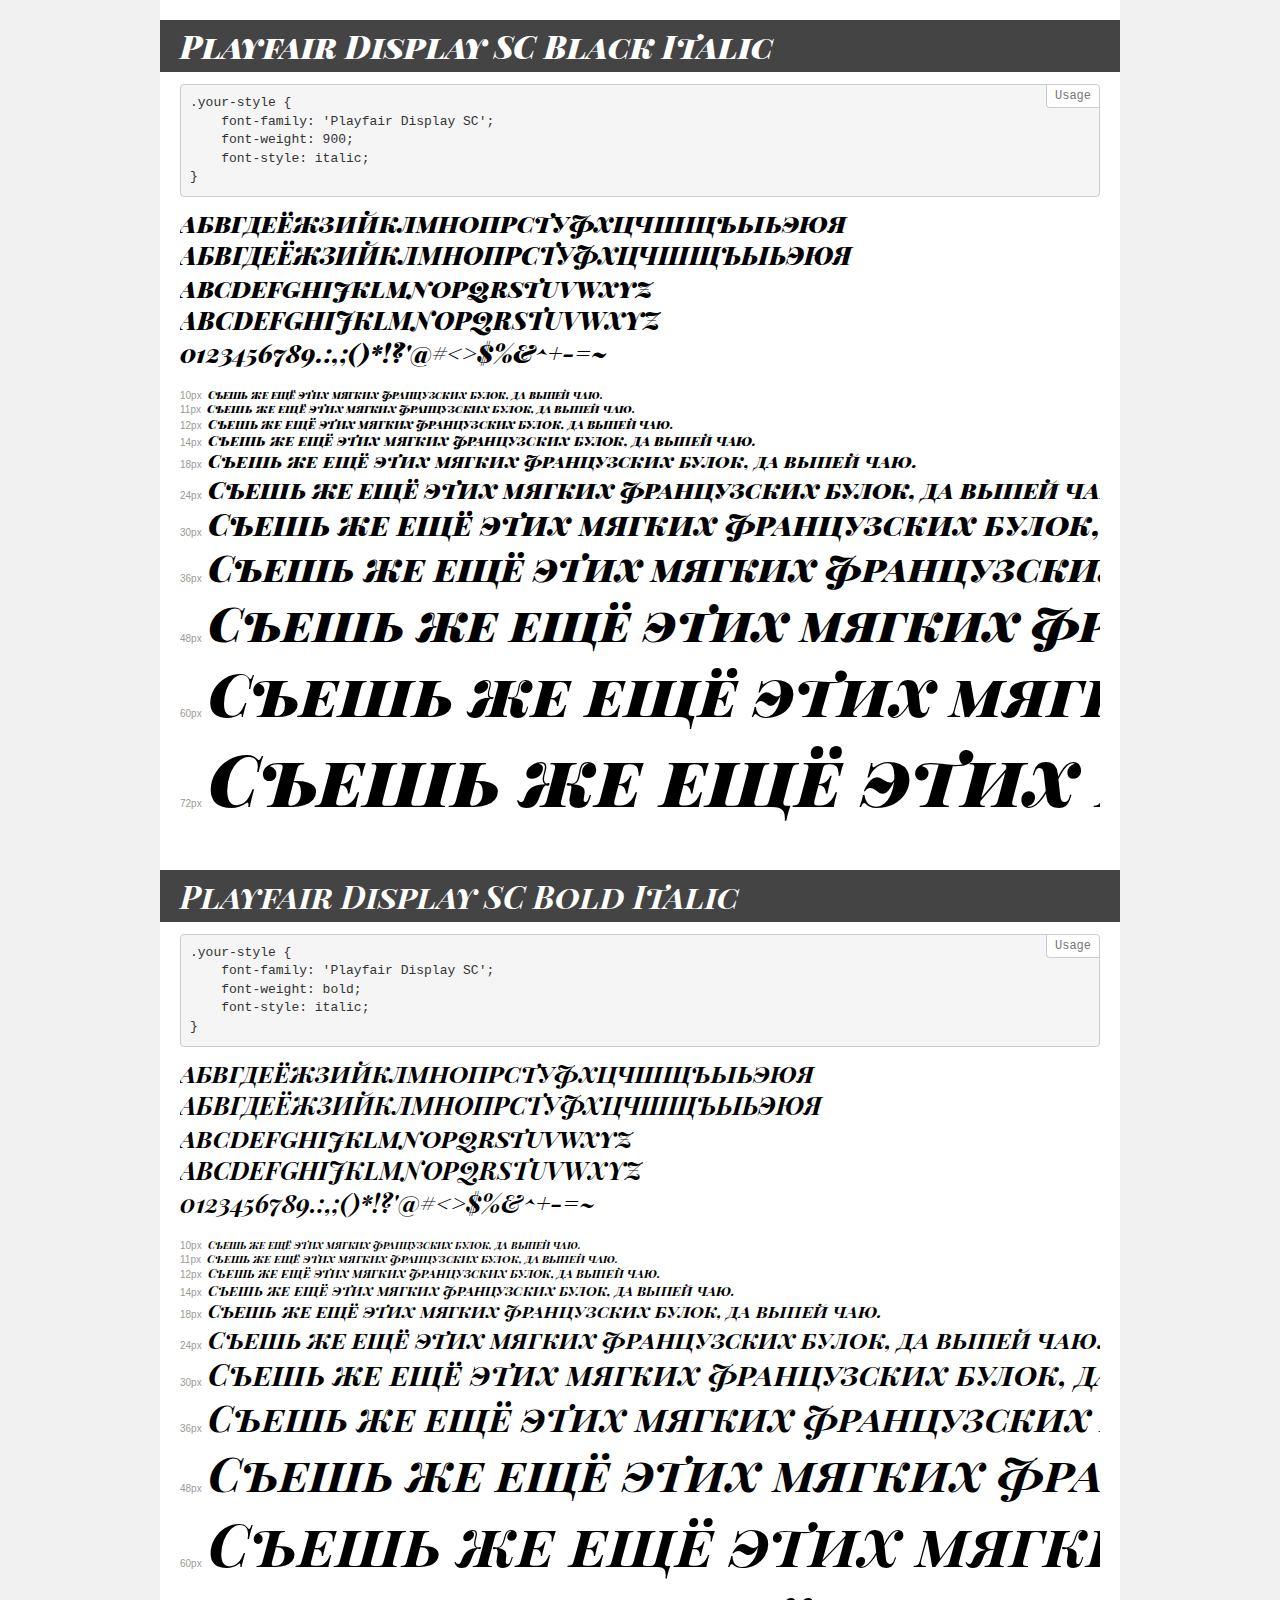
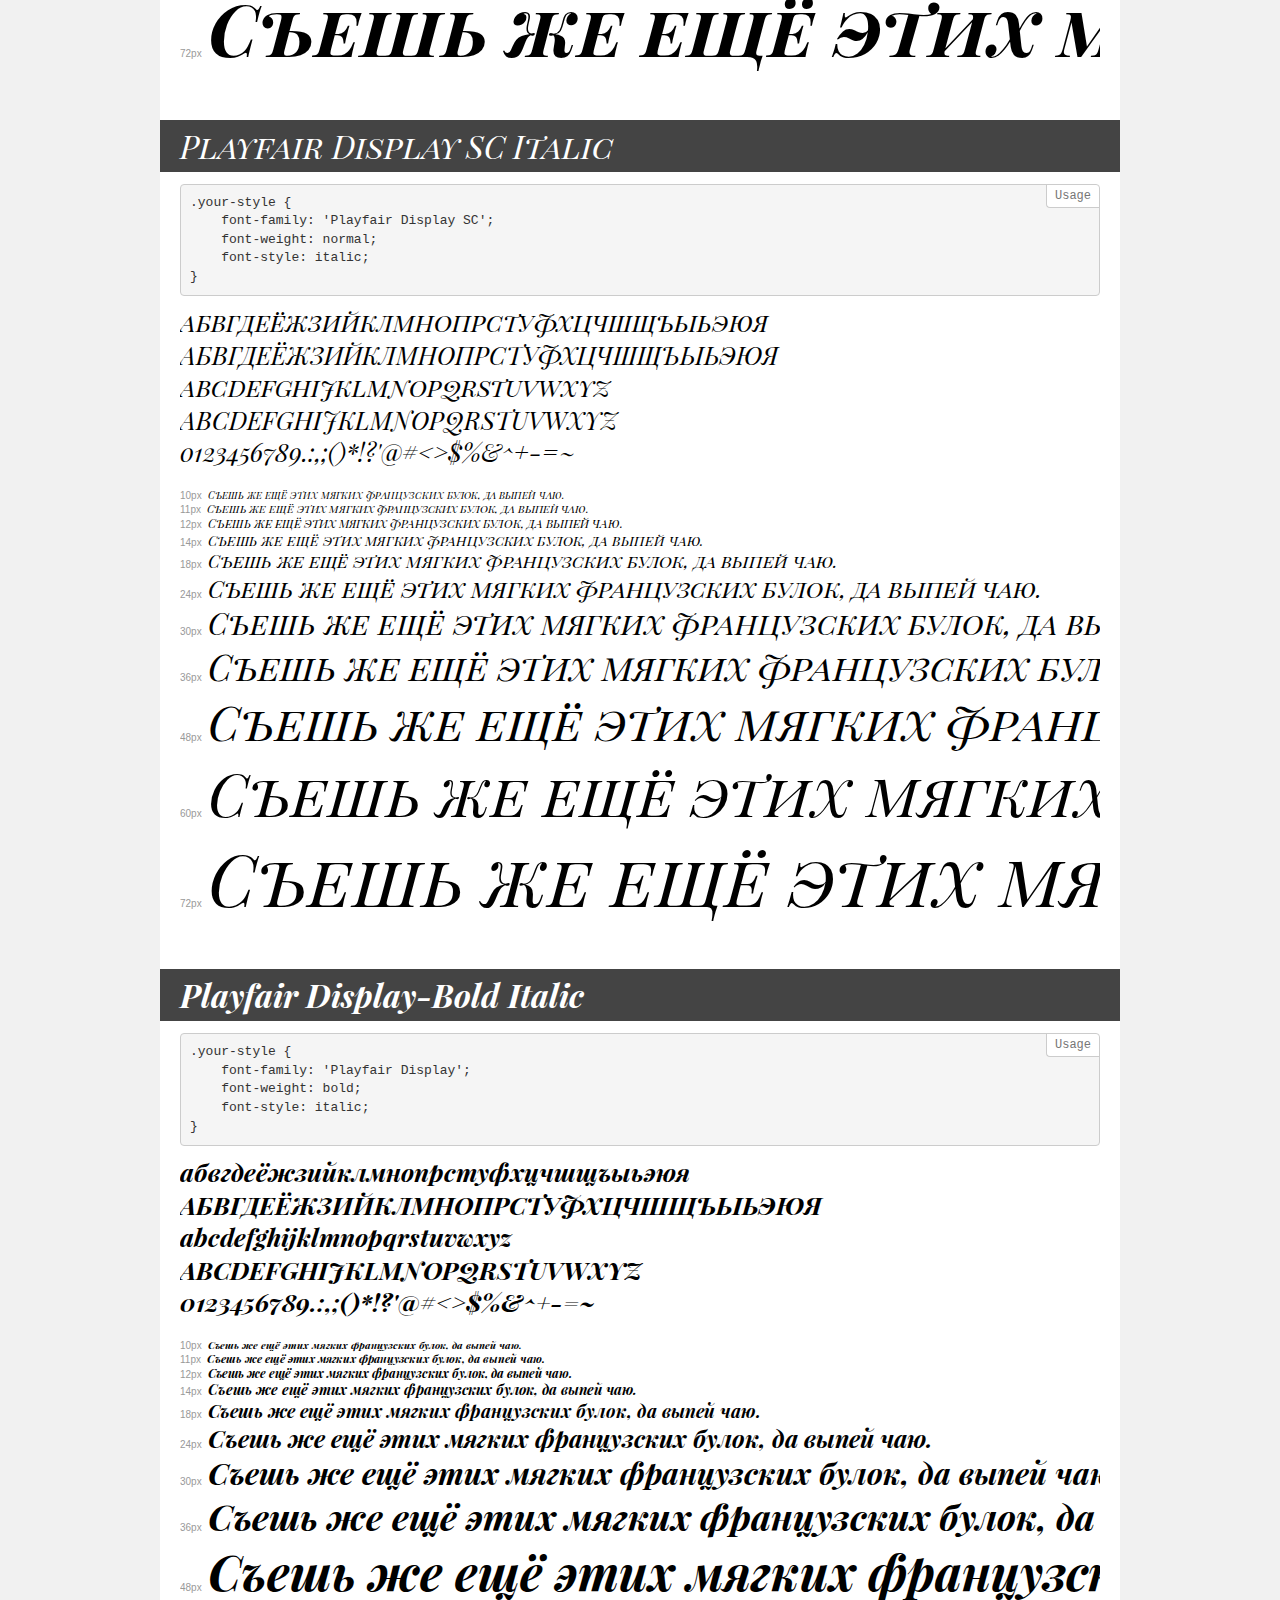
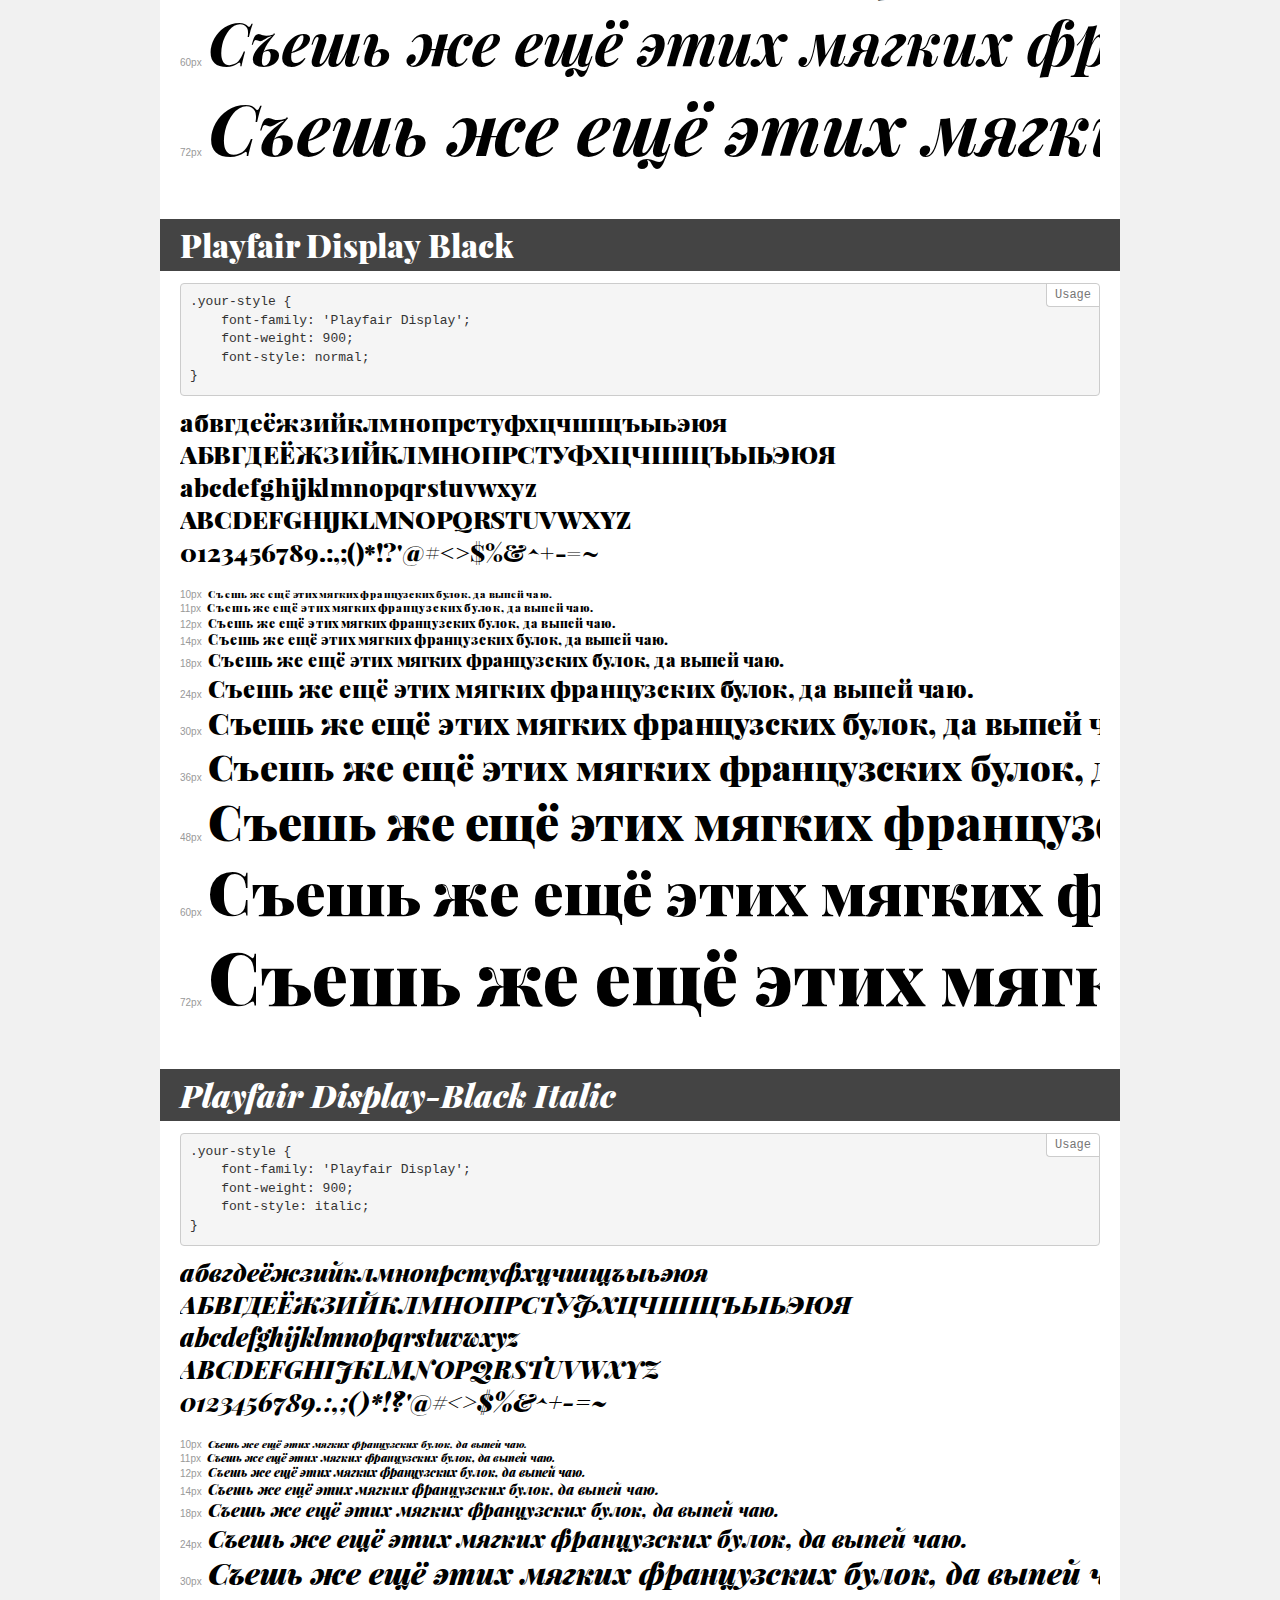
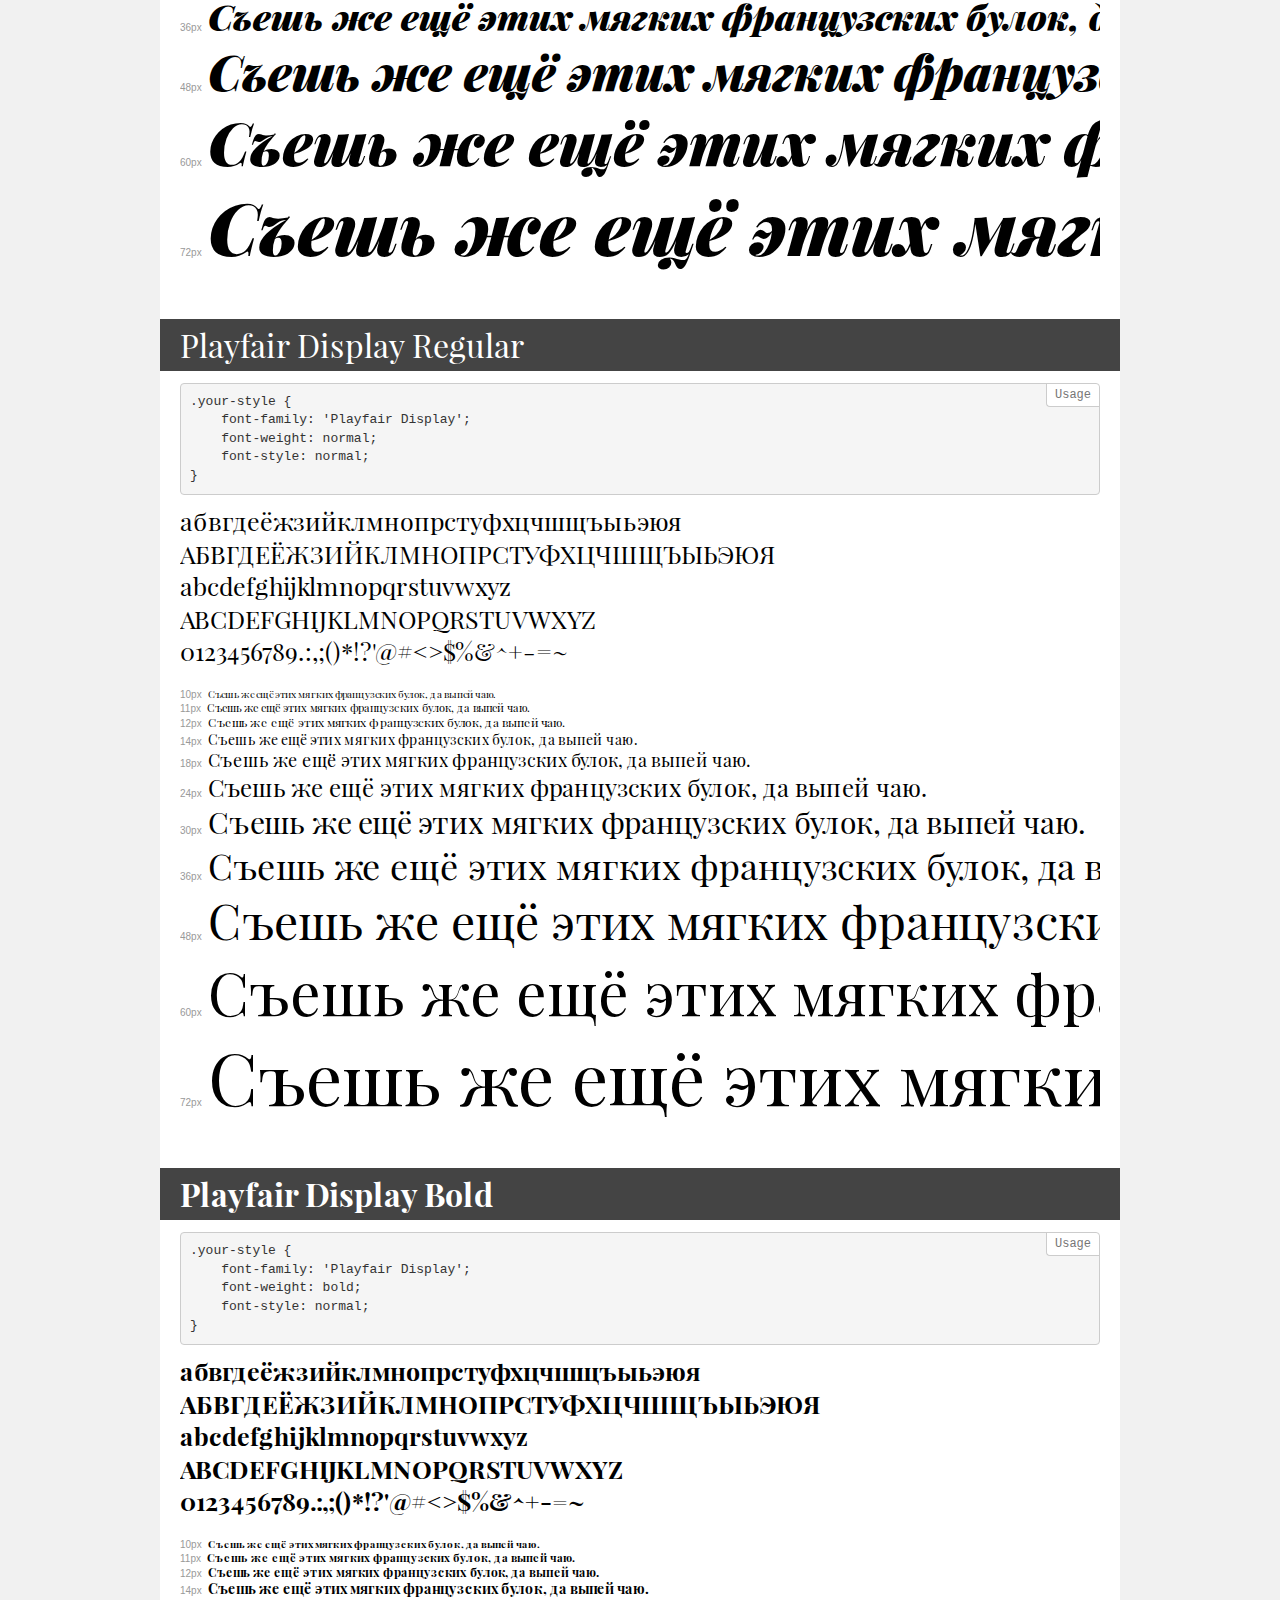
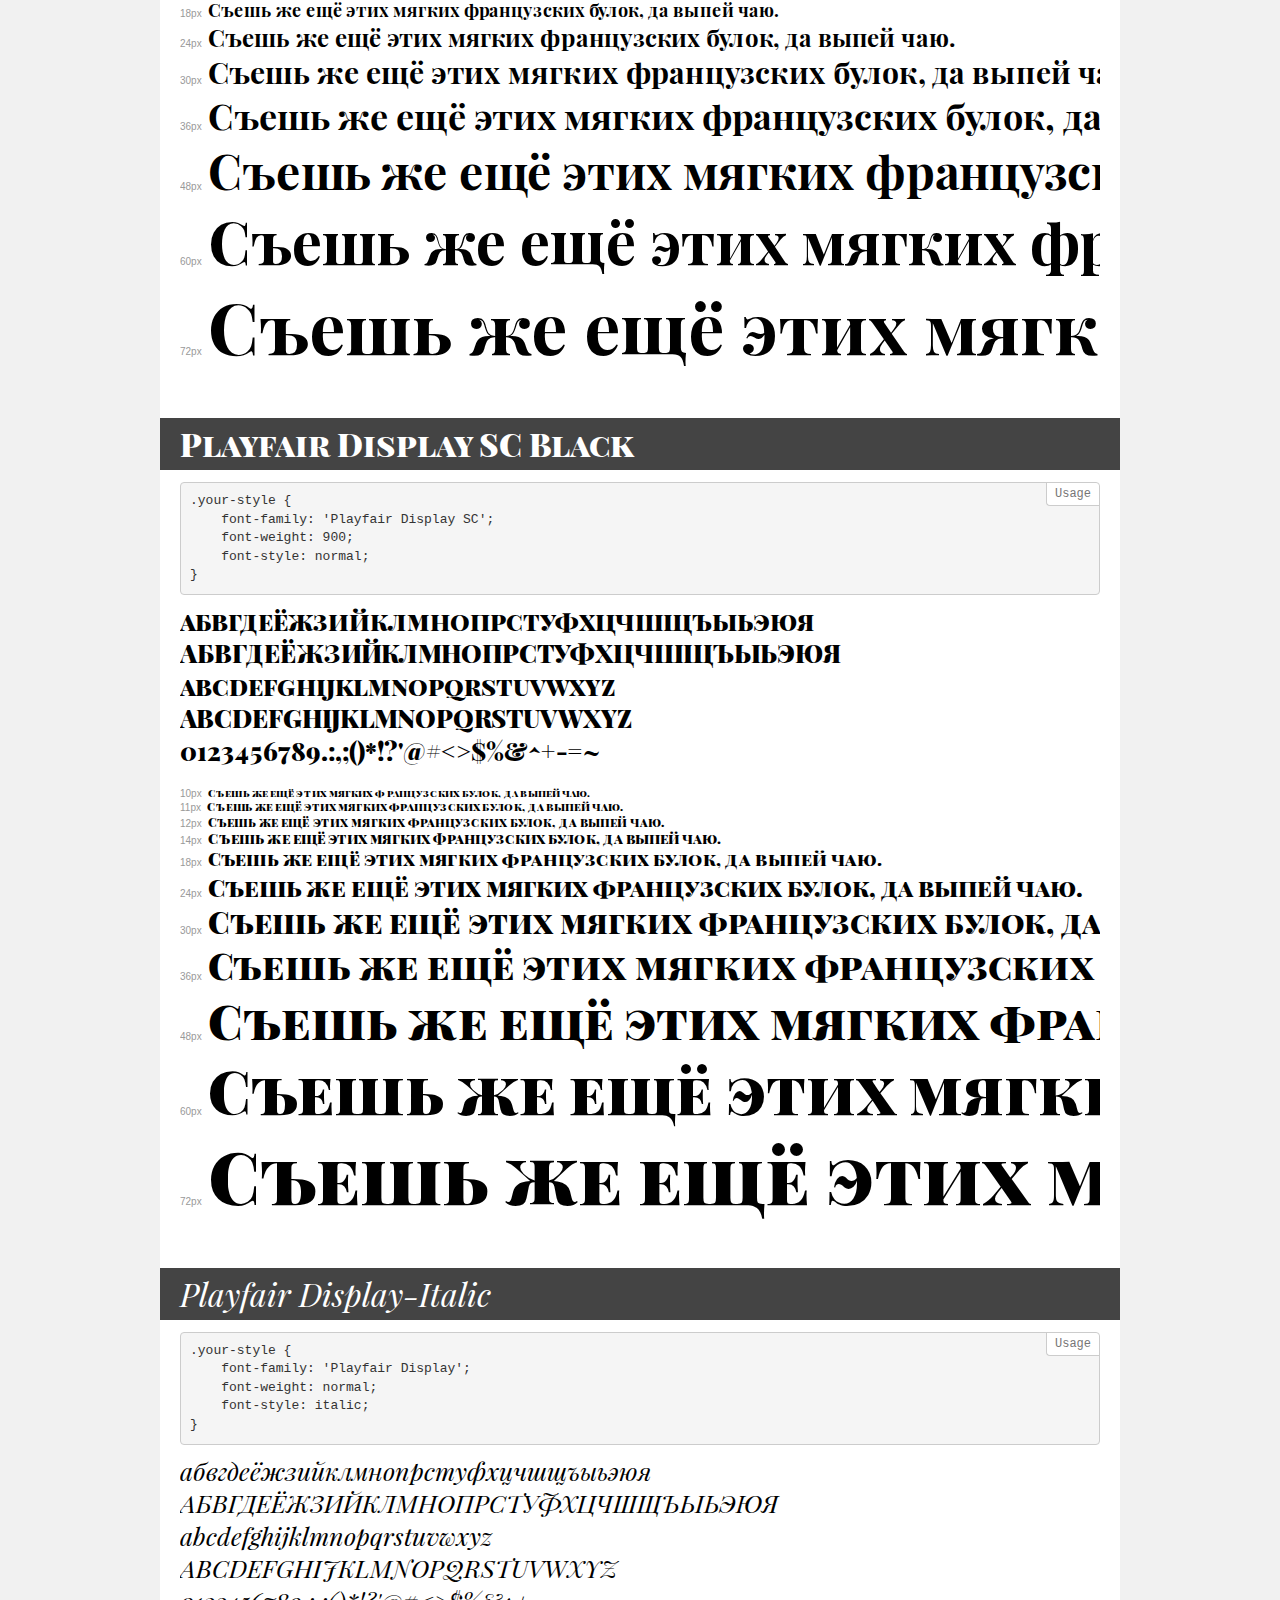
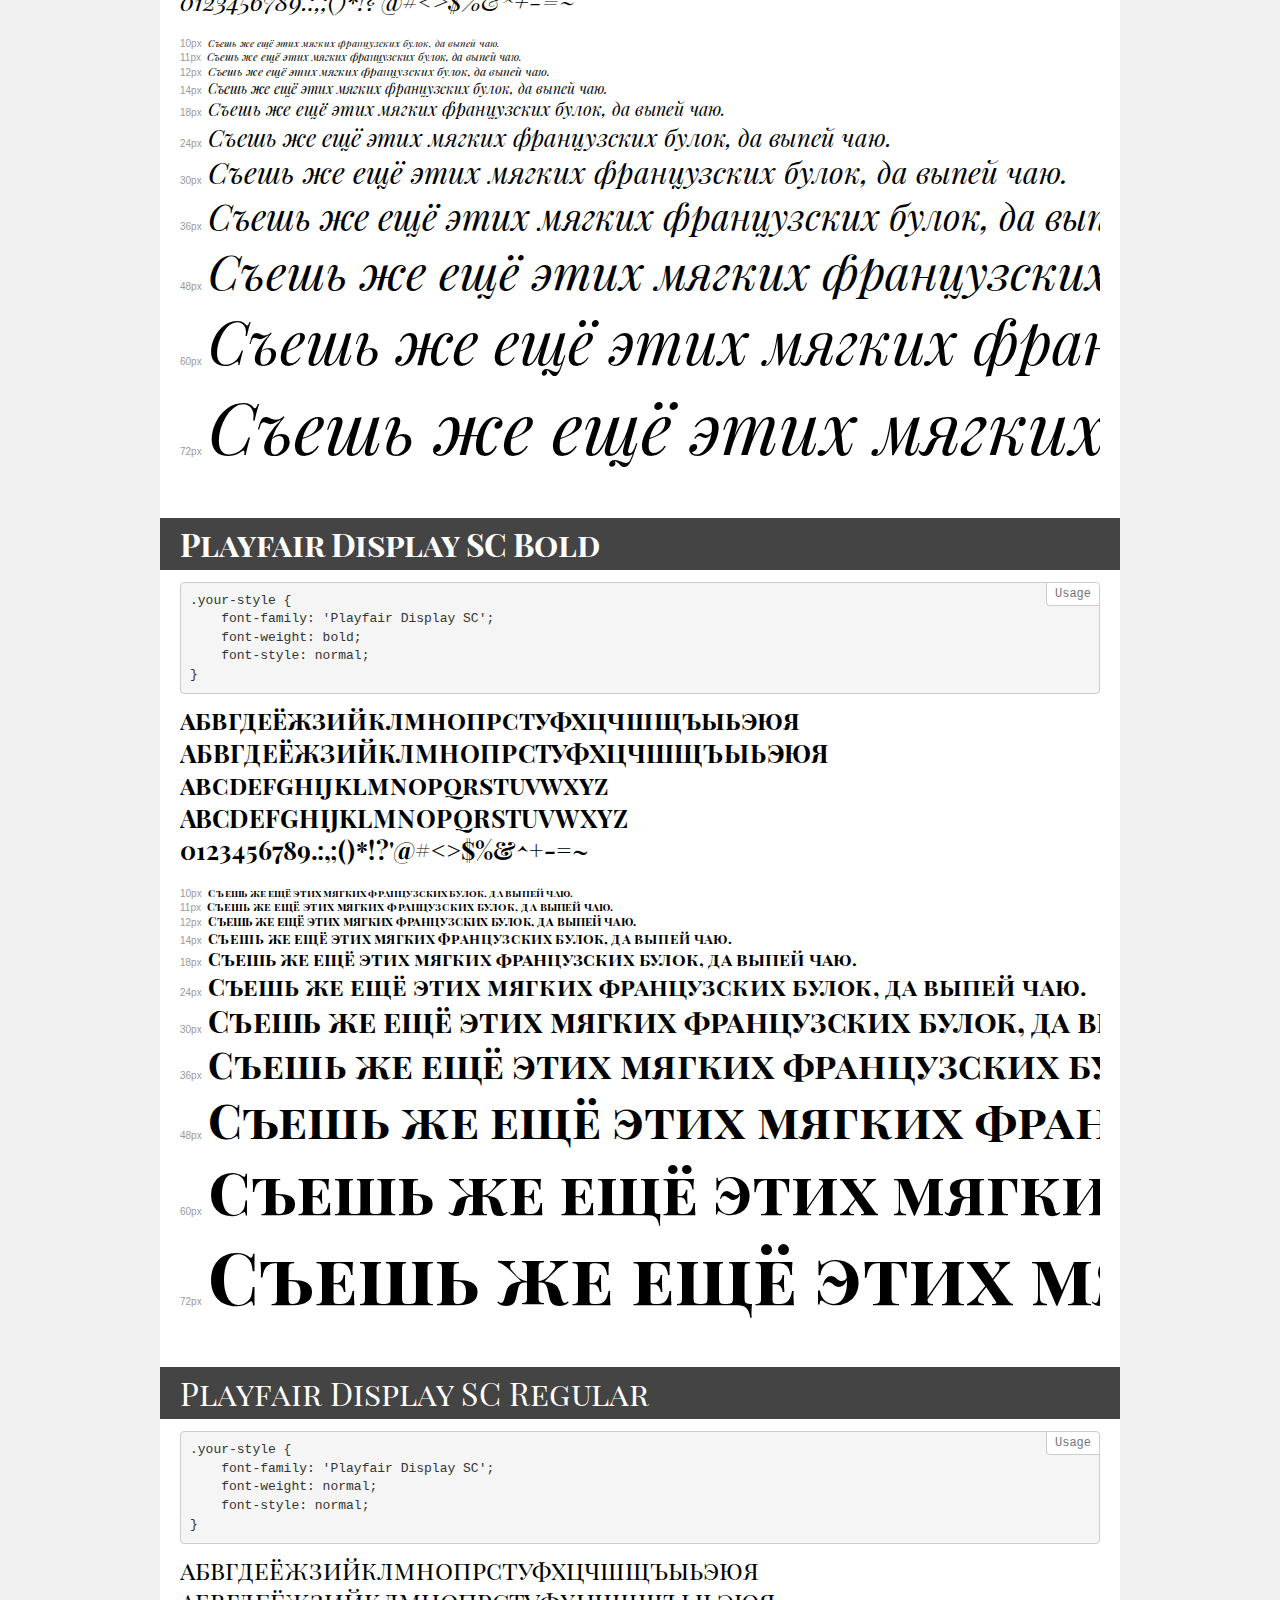
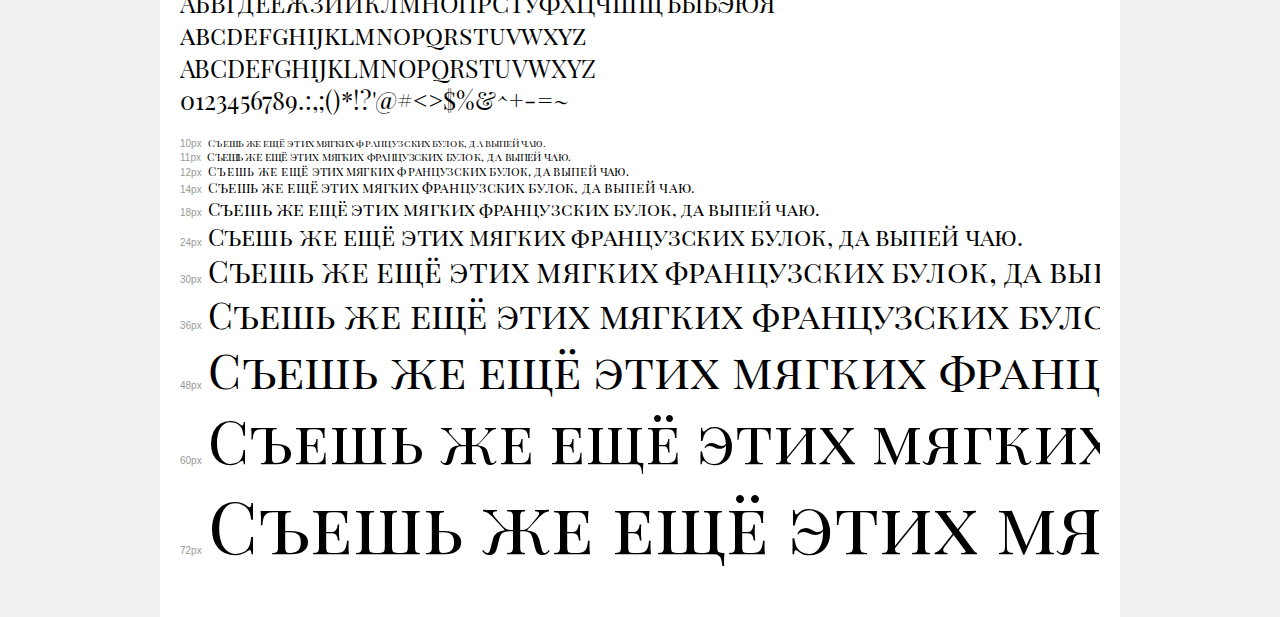
<file: Charger-custom-free-psd-template_Kirill-Yevdokimov_030418/Charger-custom-free-psd-template_Kirill-Yevdokimov_030418/PlayfairDisplay/demo.html>
<!DOCTYPE html>
<html>
<head>
	<meta charset="utf-8">
	<meta http-equiv="X-UA-Compatible" content="IE=edge">
	<meta name="viewport" content="width=device-width, initial-scale=1">
	<meta name="robots" content="noindex, noarchive">
	<title>Transfonter demo</title>
	<link href="stylesheet.css" rel="stylesheet">
	<style>
		/*
		http://meyerweb.com/eric/tools/css/reset/
		v2.0 | 20110126
		License: none (public domain)
		*/
		html, body, div, span, applet, object, iframe,
		h1, h2, h3, h4, h5, h6, p, blockquote, pre,
		a, abbr, acronym, address, big, cite, code,
		del, dfn, em, img, ins, kbd, q, s, samp,
		small, strike, strong, sub, sup, tt, var,
		b, u, i, center,
		dl, dt, dd, ol, ul, li,
		fieldset, form, label, legend,
		table, caption, tbody, tfoot, thead, tr, th, td,
		article, aside, canvas, details, embed,
		figure, figcaption, footer, header, hgroup,
		menu, nav, output, ruby, section, summary,
		time, mark, audio, video {
			margin: 0;
			padding: 0;
			border: 0;
			font-size: 100%;
			font: inherit;
			vertical-align: baseline;
		}
		/* HTML5 display-role reset for older browsers */
		article, aside, details, figcaption, figure,
		footer, header, hgroup, menu, nav, section {
			display: block;
		}
		body {
			line-height: 1;
		}
		ol, ul {
			list-style: none;
		}
		blockquote, q {
			quotes: none;
		}
		blockquote:before, blockquote:after,
		q:before, q:after {
			content: '';
			content: none;
		}
		table {
			border-collapse: collapse;
			border-spacing: 0;
		}
		/* common styles */
		body {
			background: #f1f1f1;
			color: #000;
		}
		.page {
			background: #fff;
			width: 920px;
			margin: 0 auto;
			padding: 20px 20px 0 20px;
			overflow: hidden;
		}
		.font-container {
			overflow-x: auto;
			overflow-y: hidden;
			margin-bottom: 40px;
			line-height: 1.3;
			white-space: nowrap;
			padding-bottom: 5px;
		}
		h1 {
			position: relative;
			background: #444;
			font-size: 32px;
			color: #fff;
			padding: 10px 20px;
			margin: 0 -20px 12px -20px;
		}
		.letters {
			font-size: 25px;
			margin-bottom: 20px;
		}
		.s10:before {
			content: '10px';
		}
		.s11:before {
			content: '11px';
		}
		.s12:before {
			content: '12px';
		}
		.s14:before {
			content: '14px';
		}
		.s18:before {
			content: '18px';
		}
		.s24:before {
			content: '24px';
		}
		.s30:before {
			content: '30px';
		}
		.s36:before {
			content: '36px';
		}
		.s48:before {
			content: '48px';
		}
		.s60:before {
			content: '60px';
		}
		.s72:before {
			content: '72px';
		}
		.s10:before, .s11:before, .s12:before, .s14:before,
		.s18:before, .s24:before, .s30:before, .s36:before,
		.s48:before, .s60:before, .s72:before {
			font-family: Arial, sans-serif;
			font-size: 10px;
			font-weight: normal;
			font-style: normal;
			color: #999;
			padding-right: 6px;
		}
		pre {
			display: block;
			position: relative;
			padding: 9px;
			margin: 0 0 10px;
			font-family: Monaco, Menlo, Consolas, "Courier New", monospace !important;
			font-size: 13px;
			line-height: 1.428571429;
			color: #333;
			font-weight: normal !important;
			font-style: normal !important;
			background-color: #f5f5f5;
			border: 1px solid #ccc;
			overflow-x: auto;
			border-radius: 4px;
		}
		pre:after {
			display: block;
			position: absolute;
			right: 0;
			top: 0;
			content: 'Usage';
			line-height: 1;
			padding: 5px 8px;
			font-size: 12px;
			color: #767676;
			background-color: #fff;
			border: 1px solid #ccc;
			border-right: none;
			border-top: none;
			border-radius: 0 4px 0 4px;
			z-index: 10;
		}
		/* responsive */
		@media (max-width: 959px) {
			.page {
				width: auto;
				margin: 0;
			}
		}
	</style>
</head>
<body>
<div class="page">
	<div class="demo" style="font-family: 'Playfair Display SC'; font-weight: 900; font-style: italic;">
		<h1>Playfair Display SC Black Italic</h1>
		<pre>.your-style {
    font-family: 'Playfair Display SC';
    font-weight: 900;
    font-style: italic;
}</pre>
		<div class="font-container">
			<p class="letters">
				абвгдеёжзийклмнопрстуфхцчшщъыьэюя <br />
				АБВГДЕЁЖЗИЙКЛМНОПРСТУФХЦЧШЩЪЫЬЭЮЯ <br />
				abcdefghijklmnopqrstuvwxyz <br />
				ABCDEFGHIJKLMNOPQRSTUVWXYZ <br />				0123456789.:,;()*!?'@#<>$%&^+-=~
			</p>
			<p class="s10" style="font-size: 10px;">Съешь же ещё этих мягких французских булок, да выпей чаю.</p>
			<p class="s11" style="font-size: 11px;">Съешь же ещё этих мягких французских булок, да выпей чаю.</p>
			<p class="s12" style="font-size: 12px;">Съешь же ещё этих мягких французских булок, да выпей чаю.</p>
			<p class="s14" style="font-size: 14px;">Съешь же ещё этих мягких французских булок, да выпей чаю.</p>
			<p class="s18" style="font-size: 18px;">Съешь же ещё этих мягких французских булок, да выпей чаю.</p>
			<p class="s24" style="font-size: 24px;">Съешь же ещё этих мягких французских булок, да выпей чаю.</p>
			<p class="s30" style="font-size: 30px;">Съешь же ещё этих мягких французских булок, да выпей чаю.</p>
			<p class="s36" style="font-size: 36px;">Съешь же ещё этих мягких французских булок, да выпей чаю.</p>
			<p class="s48" style="font-size: 48px;">Съешь же ещё этих мягких французских булок, да выпей чаю.</p>
			<p class="s60" style="font-size: 60px;">Съешь же ещё этих мягких французских булок, да выпей чаю.</p>
			<p class="s72" style="font-size: 72px;">Съешь же ещё этих мягких французских булок, да выпей чаю.</p>
		</div>
	</div>
	<div class="demo" style="font-family: 'Playfair Display SC'; font-weight: bold; font-style: italic;">
		<h1>Playfair Display SC Bold Italic</h1>
		<pre>.your-style {
    font-family: 'Playfair Display SC';
    font-weight: bold;
    font-style: italic;
}</pre>
		<div class="font-container">
			<p class="letters">
				абвгдеёжзийклмнопрстуфхцчшщъыьэюя <br />
				АБВГДЕЁЖЗИЙКЛМНОПРСТУФХЦЧШЩЪЫЬЭЮЯ <br />
				abcdefghijklmnopqrstuvwxyz <br />
				ABCDEFGHIJKLMNOPQRSTUVWXYZ <br />				0123456789.:,;()*!?'@#<>$%&^+-=~
			</p>
			<p class="s10" style="font-size: 10px;">Съешь же ещё этих мягких французских булок, да выпей чаю.</p>
			<p class="s11" style="font-size: 11px;">Съешь же ещё этих мягких французских булок, да выпей чаю.</p>
			<p class="s12" style="font-size: 12px;">Съешь же ещё этих мягких французских булок, да выпей чаю.</p>
			<p class="s14" style="font-size: 14px;">Съешь же ещё этих мягких французских булок, да выпей чаю.</p>
			<p class="s18" style="font-size: 18px;">Съешь же ещё этих мягких французских булок, да выпей чаю.</p>
			<p class="s24" style="font-size: 24px;">Съешь же ещё этих мягких французских булок, да выпей чаю.</p>
			<p class="s30" style="font-size: 30px;">Съешь же ещё этих мягких французских булок, да выпей чаю.</p>
			<p class="s36" style="font-size: 36px;">Съешь же ещё этих мягких французских булок, да выпей чаю.</p>
			<p class="s48" style="font-size: 48px;">Съешь же ещё этих мягких французских булок, да выпей чаю.</p>
			<p class="s60" style="font-size: 60px;">Съешь же ещё этих мягких французских булок, да выпей чаю.</p>
			<p class="s72" style="font-size: 72px;">Съешь же ещё этих мягких французских булок, да выпей чаю.</p>
		</div>
	</div>
	<div class="demo" style="font-family: 'Playfair Display SC'; font-weight: normal; font-style: italic;">
		<h1>Playfair Display SC Italic</h1>
		<pre>.your-style {
    font-family: 'Playfair Display SC';
    font-weight: normal;
    font-style: italic;
}</pre>
		<div class="font-container">
			<p class="letters">
				абвгдеёжзийклмнопрстуфхцчшщъыьэюя <br />
				АБВГДЕЁЖЗИЙКЛМНОПРСТУФХЦЧШЩЪЫЬЭЮЯ <br />
				abcdefghijklmnopqrstuvwxyz <br />
				ABCDEFGHIJKLMNOPQRSTUVWXYZ <br />				0123456789.:,;()*!?'@#<>$%&^+-=~
			</p>
			<p class="s10" style="font-size: 10px;">Съешь же ещё этих мягких французских булок, да выпей чаю.</p>
			<p class="s11" style="font-size: 11px;">Съешь же ещё этих мягких французских булок, да выпей чаю.</p>
			<p class="s12" style="font-size: 12px;">Съешь же ещё этих мягких французских булок, да выпей чаю.</p>
			<p class="s14" style="font-size: 14px;">Съешь же ещё этих мягких французских булок, да выпей чаю.</p>
			<p class="s18" style="font-size: 18px;">Съешь же ещё этих мягких французских булок, да выпей чаю.</p>
			<p class="s24" style="font-size: 24px;">Съешь же ещё этих мягких французских булок, да выпей чаю.</p>
			<p class="s30" style="font-size: 30px;">Съешь же ещё этих мягких французских булок, да выпей чаю.</p>
			<p class="s36" style="font-size: 36px;">Съешь же ещё этих мягких французских булок, да выпей чаю.</p>
			<p class="s48" style="font-size: 48px;">Съешь же ещё этих мягких французских булок, да выпей чаю.</p>
			<p class="s60" style="font-size: 60px;">Съешь же ещё этих мягких французских булок, да выпей чаю.</p>
			<p class="s72" style="font-size: 72px;">Съешь же ещё этих мягких французских булок, да выпей чаю.</p>
		</div>
	</div>
	<div class="demo" style="font-family: 'Playfair Display'; font-weight: bold; font-style: italic;">
		<h1>Playfair Display-Bold Italic</h1>
		<pre>.your-style {
    font-family: 'Playfair Display';
    font-weight: bold;
    font-style: italic;
}</pre>
		<div class="font-container">
			<p class="letters">
				абвгдеёжзийклмнопрстуфхцчшщъыьэюя <br />
				АБВГДЕЁЖЗИЙКЛМНОПРСТУФХЦЧШЩЪЫЬЭЮЯ <br />
				abcdefghijklmnopqrstuvwxyz <br />
				ABCDEFGHIJKLMNOPQRSTUVWXYZ <br />				0123456789.:,;()*!?'@#<>$%&^+-=~
			</p>
			<p class="s10" style="font-size: 10px;">Съешь же ещё этих мягких французских булок, да выпей чаю.</p>
			<p class="s11" style="font-size: 11px;">Съешь же ещё этих мягких французских булок, да выпей чаю.</p>
			<p class="s12" style="font-size: 12px;">Съешь же ещё этих мягких французских булок, да выпей чаю.</p>
			<p class="s14" style="font-size: 14px;">Съешь же ещё этих мягких французских булок, да выпей чаю.</p>
			<p class="s18" style="font-size: 18px;">Съешь же ещё этих мягких французских булок, да выпей чаю.</p>
			<p class="s24" style="font-size: 24px;">Съешь же ещё этих мягких французских булок, да выпей чаю.</p>
			<p class="s30" style="font-size: 30px;">Съешь же ещё этих мягких французских булок, да выпей чаю.</p>
			<p class="s36" style="font-size: 36px;">Съешь же ещё этих мягких французских булок, да выпей чаю.</p>
			<p class="s48" style="font-size: 48px;">Съешь же ещё этих мягких французских булок, да выпей чаю.</p>
			<p class="s60" style="font-size: 60px;">Съешь же ещё этих мягких французских булок, да выпей чаю.</p>
			<p class="s72" style="font-size: 72px;">Съешь же ещё этих мягких французских булок, да выпей чаю.</p>
		</div>
	</div>
	<div class="demo" style="font-family: 'Playfair Display'; font-weight: 900; font-style: normal;">
		<h1>Playfair Display Black</h1>
		<pre>.your-style {
    font-family: 'Playfair Display';
    font-weight: 900;
    font-style: normal;
}</pre>
		<div class="font-container">
			<p class="letters">
				абвгдеёжзийклмнопрстуфхцчшщъыьэюя <br />
				АБВГДЕЁЖЗИЙКЛМНОПРСТУФХЦЧШЩЪЫЬЭЮЯ <br />
				abcdefghijklmnopqrstuvwxyz <br />
				ABCDEFGHIJKLMNOPQRSTUVWXYZ <br />				0123456789.:,;()*!?'@#<>$%&^+-=~
			</p>
			<p class="s10" style="font-size: 10px;">Съешь же ещё этих мягких французских булок, да выпей чаю.</p>
			<p class="s11" style="font-size: 11px;">Съешь же ещё этих мягких французских булок, да выпей чаю.</p>
			<p class="s12" style="font-size: 12px;">Съешь же ещё этих мягких французских булок, да выпей чаю.</p>
			<p class="s14" style="font-size: 14px;">Съешь же ещё этих мягких французских булок, да выпей чаю.</p>
			<p class="s18" style="font-size: 18px;">Съешь же ещё этих мягких французских булок, да выпей чаю.</p>
			<p class="s24" style="font-size: 24px;">Съешь же ещё этих мягких французских булок, да выпей чаю.</p>
			<p class="s30" style="font-size: 30px;">Съешь же ещё этих мягких французских булок, да выпей чаю.</p>
			<p class="s36" style="font-size: 36px;">Съешь же ещё этих мягких французских булок, да выпей чаю.</p>
			<p class="s48" style="font-size: 48px;">Съешь же ещё этих мягких французских булок, да выпей чаю.</p>
			<p class="s60" style="font-size: 60px;">Съешь же ещё этих мягких французских булок, да выпей чаю.</p>
			<p class="s72" style="font-size: 72px;">Съешь же ещё этих мягких французских булок, да выпей чаю.</p>
		</div>
	</div>
	<div class="demo" style="font-family: 'Playfair Display'; font-weight: 900; font-style: italic;">
		<h1>Playfair Display-Black Italic</h1>
		<pre>.your-style {
    font-family: 'Playfair Display';
    font-weight: 900;
    font-style: italic;
}</pre>
		<div class="font-container">
			<p class="letters">
				абвгдеёжзийклмнопрстуфхцчшщъыьэюя <br />
				АБВГДЕЁЖЗИЙКЛМНОПРСТУФХЦЧШЩЪЫЬЭЮЯ <br />
				abcdefghijklmnopqrstuvwxyz <br />
				ABCDEFGHIJKLMNOPQRSTUVWXYZ <br />				0123456789.:,;()*!?'@#<>$%&^+-=~
			</p>
			<p class="s10" style="font-size: 10px;">Съешь же ещё этих мягких французских булок, да выпей чаю.</p>
			<p class="s11" style="font-size: 11px;">Съешь же ещё этих мягких французских булок, да выпей чаю.</p>
			<p class="s12" style="font-size: 12px;">Съешь же ещё этих мягких французских булок, да выпей чаю.</p>
			<p class="s14" style="font-size: 14px;">Съешь же ещё этих мягких французских булок, да выпей чаю.</p>
			<p class="s18" style="font-size: 18px;">Съешь же ещё этих мягких французских булок, да выпей чаю.</p>
			<p class="s24" style="font-size: 24px;">Съешь же ещё этих мягких французских булок, да выпей чаю.</p>
			<p class="s30" style="font-size: 30px;">Съешь же ещё этих мягких французских булок, да выпей чаю.</p>
			<p class="s36" style="font-size: 36px;">Съешь же ещё этих мягких французских булок, да выпей чаю.</p>
			<p class="s48" style="font-size: 48px;">Съешь же ещё этих мягких французских булок, да выпей чаю.</p>
			<p class="s60" style="font-size: 60px;">Съешь же ещё этих мягких французских булок, да выпей чаю.</p>
			<p class="s72" style="font-size: 72px;">Съешь же ещё этих мягких французских булок, да выпей чаю.</p>
		</div>
	</div>
	<div class="demo" style="font-family: 'Playfair Display'; font-weight: normal; font-style: normal;">
		<h1>Playfair Display Regular</h1>
		<pre>.your-style {
    font-family: 'Playfair Display';
    font-weight: normal;
    font-style: normal;
}</pre>
		<div class="font-container">
			<p class="letters">
				абвгдеёжзийклмнопрстуфхцчшщъыьэюя <br />
				АБВГДЕЁЖЗИЙКЛМНОПРСТУФХЦЧШЩЪЫЬЭЮЯ <br />
				abcdefghijklmnopqrstuvwxyz <br />
				ABCDEFGHIJKLMNOPQRSTUVWXYZ <br />				0123456789.:,;()*!?'@#<>$%&^+-=~
			</p>
			<p class="s10" style="font-size: 10px;">Съешь же ещё этих мягких французских булок, да выпей чаю.</p>
			<p class="s11" style="font-size: 11px;">Съешь же ещё этих мягких французских булок, да выпей чаю.</p>
			<p class="s12" style="font-size: 12px;">Съешь же ещё этих мягких французских булок, да выпей чаю.</p>
			<p class="s14" style="font-size: 14px;">Съешь же ещё этих мягких французских булок, да выпей чаю.</p>
			<p class="s18" style="font-size: 18px;">Съешь же ещё этих мягких французских булок, да выпей чаю.</p>
			<p class="s24" style="font-size: 24px;">Съешь же ещё этих мягких французских булок, да выпей чаю.</p>
			<p class="s30" style="font-size: 30px;">Съешь же ещё этих мягких французских булок, да выпей чаю.</p>
			<p class="s36" style="font-size: 36px;">Съешь же ещё этих мягких французских булок, да выпей чаю.</p>
			<p class="s48" style="font-size: 48px;">Съешь же ещё этих мягких французских булок, да выпей чаю.</p>
			<p class="s60" style="font-size: 60px;">Съешь же ещё этих мягких французских булок, да выпей чаю.</p>
			<p class="s72" style="font-size: 72px;">Съешь же ещё этих мягких французских булок, да выпей чаю.</p>
		</div>
	</div>
	<div class="demo" style="font-family: 'Playfair Display'; font-weight: bold; font-style: normal;">
		<h1>Playfair Display Bold</h1>
		<pre>.your-style {
    font-family: 'Playfair Display';
    font-weight: bold;
    font-style: normal;
}</pre>
		<div class="font-container">
			<p class="letters">
				абвгдеёжзийклмнопрстуфхцчшщъыьэюя <br />
				АБВГДЕЁЖЗИЙКЛМНОПРСТУФХЦЧШЩЪЫЬЭЮЯ <br />
				abcdefghijklmnopqrstuvwxyz <br />
				ABCDEFGHIJKLMNOPQRSTUVWXYZ <br />				0123456789.:,;()*!?'@#<>$%&^+-=~
			</p>
			<p class="s10" style="font-size: 10px;">Съешь же ещё этих мягких французских булок, да выпей чаю.</p>
			<p class="s11" style="font-size: 11px;">Съешь же ещё этих мягких французских булок, да выпей чаю.</p>
			<p class="s12" style="font-size: 12px;">Съешь же ещё этих мягких французских булок, да выпей чаю.</p>
			<p class="s14" style="font-size: 14px;">Съешь же ещё этих мягких французских булок, да выпей чаю.</p>
			<p class="s18" style="font-size: 18px;">Съешь же ещё этих мягких французских булок, да выпей чаю.</p>
			<p class="s24" style="font-size: 24px;">Съешь же ещё этих мягких французских булок, да выпей чаю.</p>
			<p class="s30" style="font-size: 30px;">Съешь же ещё этих мягких французских булок, да выпей чаю.</p>
			<p class="s36" style="font-size: 36px;">Съешь же ещё этих мягких французских булок, да выпей чаю.</p>
			<p class="s48" style="font-size: 48px;">Съешь же ещё этих мягких французских булок, да выпей чаю.</p>
			<p class="s60" style="font-size: 60px;">Съешь же ещё этих мягких французских булок, да выпей чаю.</p>
			<p class="s72" style="font-size: 72px;">Съешь же ещё этих мягких французских булок, да выпей чаю.</p>
		</div>
	</div>
	<div class="demo" style="font-family: 'Playfair Display SC'; font-weight: 900; font-style: normal;">
		<h1>Playfair Display SC Black</h1>
		<pre>.your-style {
    font-family: 'Playfair Display SC';
    font-weight: 900;
    font-style: normal;
}</pre>
		<div class="font-container">
			<p class="letters">
				абвгдеёжзийклмнопрстуфхцчшщъыьэюя <br />
				АБВГДЕЁЖЗИЙКЛМНОПРСТУФХЦЧШЩЪЫЬЭЮЯ <br />
				abcdefghijklmnopqrstuvwxyz <br />
				ABCDEFGHIJKLMNOPQRSTUVWXYZ <br />				0123456789.:,;()*!?'@#<>$%&^+-=~
			</p>
			<p class="s10" style="font-size: 10px;">Съешь же ещё этих мягких французских булок, да выпей чаю.</p>
			<p class="s11" style="font-size: 11px;">Съешь же ещё этих мягких французских булок, да выпей чаю.</p>
			<p class="s12" style="font-size: 12px;">Съешь же ещё этих мягких французских булок, да выпей чаю.</p>
			<p class="s14" style="font-size: 14px;">Съешь же ещё этих мягких французских булок, да выпей чаю.</p>
			<p class="s18" style="font-size: 18px;">Съешь же ещё этих мягких французских булок, да выпей чаю.</p>
			<p class="s24" style="font-size: 24px;">Съешь же ещё этих мягких французских булок, да выпей чаю.</p>
			<p class="s30" style="font-size: 30px;">Съешь же ещё этих мягких французских булок, да выпей чаю.</p>
			<p class="s36" style="font-size: 36px;">Съешь же ещё этих мягких французских булок, да выпей чаю.</p>
			<p class="s48" style="font-size: 48px;">Съешь же ещё этих мягких французских булок, да выпей чаю.</p>
			<p class="s60" style="font-size: 60px;">Съешь же ещё этих мягких французских булок, да выпей чаю.</p>
			<p class="s72" style="font-size: 72px;">Съешь же ещё этих мягких французских булок, да выпей чаю.</p>
		</div>
	</div>
	<div class="demo" style="font-family: 'Playfair Display'; font-weight: normal; font-style: italic;">
		<h1>Playfair Display-Italic</h1>
		<pre>.your-style {
    font-family: 'Playfair Display';
    font-weight: normal;
    font-style: italic;
}</pre>
		<div class="font-container">
			<p class="letters">
				абвгдеёжзийклмнопрстуфхцчшщъыьэюя <br />
				АБВГДЕЁЖЗИЙКЛМНОПРСТУФХЦЧШЩЪЫЬЭЮЯ <br />
				abcdefghijklmnopqrstuvwxyz <br />
				ABCDEFGHIJKLMNOPQRSTUVWXYZ <br />				0123456789.:,;()*!?'@#<>$%&^+-=~
			</p>
			<p class="s10" style="font-size: 10px;">Съешь же ещё этих мягких французских булок, да выпей чаю.</p>
			<p class="s11" style="font-size: 11px;">Съешь же ещё этих мягких французских булок, да выпей чаю.</p>
			<p class="s12" style="font-size: 12px;">Съешь же ещё этих мягких французских булок, да выпей чаю.</p>
			<p class="s14" style="font-size: 14px;">Съешь же ещё этих мягких французских булок, да выпей чаю.</p>
			<p class="s18" style="font-size: 18px;">Съешь же ещё этих мягких французских булок, да выпей чаю.</p>
			<p class="s24" style="font-size: 24px;">Съешь же ещё этих мягких французских булок, да выпей чаю.</p>
			<p class="s30" style="font-size: 30px;">Съешь же ещё этих мягких французских булок, да выпей чаю.</p>
			<p class="s36" style="font-size: 36px;">Съешь же ещё этих мягких французских булок, да выпей чаю.</p>
			<p class="s48" style="font-size: 48px;">Съешь же ещё этих мягких французских булок, да выпей чаю.</p>
			<p class="s60" style="font-size: 60px;">Съешь же ещё этих мягких французских булок, да выпей чаю.</p>
			<p class="s72" style="font-size: 72px;">Съешь же ещё этих мягких французских булок, да выпей чаю.</p>
		</div>
	</div>
	<div class="demo" style="font-family: 'Playfair Display SC'; font-weight: bold; font-style: normal;">
		<h1>Playfair Display SC Bold</h1>
		<pre>.your-style {
    font-family: 'Playfair Display SC';
    font-weight: bold;
    font-style: normal;
}</pre>
		<div class="font-container">
			<p class="letters">
				абвгдеёжзийклмнопрстуфхцчшщъыьэюя <br />
				АБВГДЕЁЖЗИЙКЛМНОПРСТУФХЦЧШЩЪЫЬЭЮЯ <br />
				abcdefghijklmnopqrstuvwxyz <br />
				ABCDEFGHIJKLMNOPQRSTUVWXYZ <br />				0123456789.:,;()*!?'@#<>$%&^+-=~
			</p>
			<p class="s10" style="font-size: 10px;">Съешь же ещё этих мягких французских булок, да выпей чаю.</p>
			<p class="s11" style="font-size: 11px;">Съешь же ещё этих мягких французских булок, да выпей чаю.</p>
			<p class="s12" style="font-size: 12px;">Съешь же ещё этих мягких французских булок, да выпей чаю.</p>
			<p class="s14" style="font-size: 14px;">Съешь же ещё этих мягких французских булок, да выпей чаю.</p>
			<p class="s18" style="font-size: 18px;">Съешь же ещё этих мягких французских булок, да выпей чаю.</p>
			<p class="s24" style="font-size: 24px;">Съешь же ещё этих мягких французских булок, да выпей чаю.</p>
			<p class="s30" style="font-size: 30px;">Съешь же ещё этих мягких французских булок, да выпей чаю.</p>
			<p class="s36" style="font-size: 36px;">Съешь же ещё этих мягких французских булок, да выпей чаю.</p>
			<p class="s48" style="font-size: 48px;">Съешь же ещё этих мягких французских булок, да выпей чаю.</p>
			<p class="s60" style="font-size: 60px;">Съешь же ещё этих мягких французских булок, да выпей чаю.</p>
			<p class="s72" style="font-size: 72px;">Съешь же ещё этих мягких французских булок, да выпей чаю.</p>
		</div>
	</div>
	<div class="demo" style="font-family: 'Playfair Display SC'; font-weight: normal; font-style: normal;">
		<h1>Playfair Display SC Regular</h1>
		<pre>.your-style {
    font-family: 'Playfair Display SC';
    font-weight: normal;
    font-style: normal;
}</pre>
		<div class="font-container">
			<p class="letters">
				абвгдеёжзийклмнопрстуфхцчшщъыьэюя <br />
				АБВГДЕЁЖЗИЙКЛМНОПРСТУФХЦЧШЩЪЫЬЭЮЯ <br />
				abcdefghijklmnopqrstuvwxyz <br />
				ABCDEFGHIJKLMNOPQRSTUVWXYZ <br />				0123456789.:,;()*!?'@#<>$%&^+-=~
			</p>
			<p class="s10" style="font-size: 10px;">Съешь же ещё этих мягких французских булок, да выпей чаю.</p>
			<p class="s11" style="font-size: 11px;">Съешь же ещё этих мягких французских булок, да выпей чаю.</p>
			<p class="s12" style="font-size: 12px;">Съешь же ещё этих мягких французских булок, да выпей чаю.</p>
			<p class="s14" style="font-size: 14px;">Съешь же ещё этих мягких французских булок, да выпей чаю.</p>
			<p class="s18" style="font-size: 18px;">Съешь же ещё этих мягких французских булок, да выпей чаю.</p>
			<p class="s24" style="font-size: 24px;">Съешь же ещё этих мягких французских булок, да выпей чаю.</p>
			<p class="s30" style="font-size: 30px;">Съешь же ещё этих мягких французских булок, да выпей чаю.</p>
			<p class="s36" style="font-size: 36px;">Съешь же ещё этих мягких французских булок, да выпей чаю.</p>
			<p class="s48" style="font-size: 48px;">Съешь же ещё этих мягких французских булок, да выпей чаю.</p>
			<p class="s60" style="font-size: 60px;">Съешь же ещё этих мягких французских булок, да выпей чаю.</p>
			<p class="s72" style="font-size: 72px;">Съешь же ещё этих мягких французских булок, да выпей чаю.</p>
		</div>
	</div>
</div>
</body>
</html>
</file>
<file: Smak PSD/css/style.css>
img {
  max-width: 100%;
  height: auto;
}

body {
  font-family: "Oswald";
  font-size: 16px;
  font-weight: 300;
  color: #707070;
  min-width: 320px;
}

h3 {
  font-weight: 700;
  font-size: 30px;
  color: #000;
  text-transform: uppercase;
}

h5 {
  color: #515151;
  font-weight: 400;
  text-transform: uppercase;
}

hr {
  background: #ffe600;
  height: 2px;
  width: 170px;
}

.header {
  background: url("../img/howwedobg.jpg") center center;
  height: 100vh;
  background-size: cover;
  position: relative;
}

.menu-top .nav-link {
  text-transform: uppercase;
  color: #ffffff !important;
  font-size: 14px;
  font-weight: 700;
}

.menu-top,
.fixed-top  {
  background: rgba(19, 19, 22, 0.3);
}

.menu-top .nav-item {
  list-style: square;
  color: #ffe600;
  margin: 0 12px;
}
.menu-top .nav-link::after {
  content: "";
  display: block;
  height: 3px;
  background: #ffe600;
  width: 0;
  transition: 1s;
  margin: auto;
}
.menu-top .nav-link:hover::after {
  width: 100%;
}
.menu-top .nav-link:hover {
  color: #ffe600 !important;
}
.menu-top .nav-item .active {
  color: #ffe600 !important;
}

.menu-top .nav-item:first-child {
  list-style: none;
}

.title h1 {
  font-weight: 700;
  font-size: 65px;
  text-transform: uppercase;
  color: #ffffff;
}

.title .btn {
  background: #ffe600;
  color: #000000;
  text-transform: uppercase;
  font-weight: 700;
  font-size: 20px;
  border-radius: 0;
  padding: 12px 50px;
  margin-top: 20px;
}

.title {
  position: absolute;
  width: 100%;
  text-align: center;
  top: 40%;
}

.service {
  padding-top: 60px;
  padding-bottom: 70px;
}
.service .serpad {
  padding-top: 5px;
  padding-bottom: 5px;
}

.service h4 {
  font-weight: 700 !important;
  color: #131316 !important;
  font-size: 20px;
  font-family: "Oswald";
  text-transform: uppercase;
  margin-top: 20px;
  margin-bottom: 15px;
}
.service .circle {
  width: 105px;
  height: 105px;
  background: #ffe600;
  border-radius: 50%;
  margin: auto;
  color: #ffffff;
  border: 1px solid transparent;
}

.service .circle img {
  margin-top: 30px;
}
.service .circle:hover {
  background: #ffffff;
  color: #ffe600;
  border: 1px solid #000000;
  transition: 0.5s;
}

.doit {
  padding-top: 65px;
  padding-bottom: 70px;
  background: url("../img/howwedobg.jpg") center center;
  background-size: cover;
  color: #ffffff;
  background-attachment: fixed;
}
.doit h4 {
  text-transform: uppercase;
  margin-top: 20px;
  margin-bottom: 10px;
}
.doit h3 {
  color: #ffe600;
  margin-bottom: 10px;
}
.doit img {
  transition: 500ms;
}
.doit img:hover {
  transform: rotate(360deg);
}
.works {
  padding-top: 65px;
  padding-bottom: 65px;
}
.works h3 {
  margin-top: 20px;
  margin-bottom: 22px;
}
.works h4 {
  color: #515151;
  margin-bottom: 15px;
}
.works .btn {
  color: #ffffff;
  font-size: 20px;
  font-family: "Oswald";
  font-weight: 700;
  background: #ffe600;
}
.works .fa {
  color: #ffe600;
  margin-bottom: 334px;
}
.tab-pane p {
  font-size: 15px;
}
.works .nav {
  justify-content: center;
  margin-bottom: 45px;
}
.works .nav .nav-link {
  text-transform: uppercase;
  font-size: 16px;
  font-weight: 400;
  color: #515151;
}
.works .nav .nav-link:hover {
  color: #ffe600;
}
.works .tab-pane .row {
  align-items: center;
}
.works .nav .nav-link::after {
  content: " ";
  display: inline-block;
  width: 5px;
  height: 5px;
  background: #ffe600;
  transform: translate(15px, -5px);
}
.contact .btn {
  background: #ffe600;
  color: #ffffff;
  text-transform: uppercase;
  font-weight: 700;
  font-family: "Oswald";
  font-size: 15px;
  margin-top: 25px;
  margin-bottom: 40px;
  padding: 10px 25px;
}
.contact .down {
  padding: 10px 20px;
}
.contact .btn .fa {
  font-size: 25px;
}
.contact p {
  margin-bottom: 20px;
  margin-top: 10px;
}
.numbers {
  background: #131a1d;
  padding-bottom: 40px;
}
.numbers .words h3 {
  color: #ffffff;
  margin-top: 30px;
  margin-bottom: 10px;
}
.numbers .words p {
  color: #ffffff;
}
.numbers .nums h3 {
  font-weight: 700;
  font-size: 40px;
  font-family: "Oswald";
  color: #ffffff;
}
.numbers .nums p {
  font-weight: 400;
  font-size: 16px;
  font-family: "Oswald";
  color: #ffe600;
  text-transform: uppercase;
}
.numbers .nums {
  border: 1px solid #ffe600;
  padding-top: 30px;
  padding-bottom: 20px;
  max-width: 265px;
}
.numbs {
  justify-content: space-between;
}
.abus .abus1 {
  justify-content: center;
  margin-top: 40px;
  padding-bottom: 20px;
}
.abus .abus1 h3 {
  margin-top: 10px;
  margin-bottom: 15px;
}
.abus .abus2 {
  display: flex;
  margin-top: 30px;
}
.abus .abus2 .abcir {
  background: #ffe600;
  width: 90px;
  height: 90px;
  border-radius: 50%;
  line-height: 90px;
  text-align: center;
  margin: auto;
}
.abus .abus2 h5 {
  font-size: 16px;
}
.abus .abus2 p {
  font-size: 15px;
}
.abus .abus3 {
  margin-bottom: 20px;
}
.abus .abus3 h3 {
  margin-bottom: 15px;
  margin-top: 90px;
}
.abus .abus4 {
  text-align: center;
  margin-top: 10px;
}
.abus .abus4 h5 {
  color: #ffe600;
  font-size: 16px;
  margin-bottom: 5px;
  margin-top: 15px;
}
.abus .abus4 hr {
  width: 100%;
  height: 1px;
  background: none;
}
.abus .abus4 p {
  text-transform: uppercase;
  font-weight: 400;
}
.me {
  background: #131316;
  padding-top: 60px;
  padding-bottom: 35px;
}
.me h4 {
  font-size: 20px;
  font-weight: 400;
  font-family: "Oswald";
  color: #ffe600;
  text-transform: uppercase;
}
.me p {
  color: #ffffff;
  padding-top: 5px;
  padding-bottom: 10px;
  position: relative;
}
.me .fa-twitter {
  border: 1px solid #ffffff;
  font-size: 20px;
  padding: 10px 12px;
}
.me .fa-facebook {
  border: 1px solid #ffffff;
  font-size: 20px;
  padding: 10px 15px;
  margin-right: 15px;
}
.me .fa-times {
  font-size: 20px;
  position: absolute;
  top: 3%;
  right: 23px;
}
.skills {
  background: #131a1d;
  padding-top: 40px;
  padding-bottom: 40px;
}
.skills h3 {
  color: #ffffff;
  padding-bottom: 5px;
}
.skills p {
  color: #ffffff;
}
.skills .cir {
  width: 143px;
  height: 144px;
  border-radius: 50%;
  border: 1px solid #ffffff;
  padding-top: 45px;
  padding-left: 4px;
  margin: auto;
}
.skills .cir p {
  font-size: 35px;
  color: #ffe600;
  margin: 0;
  display: inline;
}
.skills h4 {
  font-weight: 400;
  font-size: 20px;
  color: #ffe600;
  text-transform: uppercase;
  padding-top: 20px;
}
.clients {
  padding-top: 40px;
  padding-bottom: 60px;
}
.clients .clp1 {
  margin-bottom: 20px;
}
.clients .clp2 {
  margin-bottom: 20px;
}
.crsl {
  background: #131a1d;
  padding-top: 60px;
  padding-bottom: 80px;
}
.crsl .carousel-item .big {
  font-weight: 400;
  font-size: 20px;
  color: #ffffff;
}
.crsl .carousel-item .small {
  font-weight: 400;
  font-size: 16px;
  color: #ffffff;
}
.crsl .carousel-indicators {
  top: 105%;
}
.crsl .carousel-indicators li {
  width: 4px;
  height: 4px;
  background: #ffffff;
}
.crsl .carousel-indicators li.active {
  background: #ffe600;
}
.findus {
  padding-top: 45px;
  padding-bottom: 35px;
}
.findus .sr {
  font-weight: 400;
  font-size: 20px;
  color: #131316;
  text-transform: uppercase;
  margin-bottom: 10px;
  margin-top: 10px;
}

.findus .jr {
  font-size: 20px;
  color: #515151;
  margin-bottom: 0;
}
.send {
  background: #131a1d;
  padding: 35px 0 65px 0;
}
.send h3 {
  color: #ffffff;
  margin-bottom: 12px;
}
.send p {
  color: #ffffff;
}
.send input {
  width: 100%;
  background: transparent;
  color: #ffffff;
  padding: 15px 0 15px 20px;
}
.send .inp {
  padding-top: 30px;
}
.send .inp .big {
  height: 221px;
}
.send .btn {
  background: #ffe600;
  text-transform: uppercase;
  border-radius: 0;
  color: #161f32;
  padding: 10px 30px;
  margin-top: 30px;
}
.footer {
  background: #131316;
  padding-top: 20px;
}
.footer p {
  color: #ffffff;
  margin-bottom: 10px;
}
.footer span {
  color: #ffe600;
}
.footer img {
  margin-right: 15px;
}
.footer img:nth-last-child(1) {
  margin-right: 0;
}
.footer .btn {
  background: #ffe600;
  color: #ffffff;
  text-transform: uppercase;
  font-weight: 700;
  font-family: "Oswald";
  border-radius: 0;
  width: 40px;
  height: 40px;
  margin-top: 20px;
  margin-right: 15px;
}
.footer .fa {
  font-size: 25px;
}
.owl-stage .active div {
  max-width: 100%;
  padding: 0;
}
.owl-dots {
  display: none;
}
@media (max-width: 1199px) {
  .numbers .nums {
    max-width: 215px;
  }
}

@media (max-width: 991px) {
  .title {
    top: 68%;
  }
  .title h1 {
    font-size: 40px;
  }
  .menu-top .nav-item:first-child {
    list-style: square;
  }
  .tab-pane {
    text-align: center;
  }
  .tab-pane h4 {
    margin-top: 20px;
  }
  .menu-top .nav-link::after {
    margin: unset;
  }
  .menu-top .nav-link:hover::after {
    width: 9%;
  }
  .abus .abus4 hr {
    width: 50%;
  }
  .skills .skm {
    margin-bottom: 25px;
  }
}

@media (max-width: 767px) {
  .title h1 {
    font-size: 45px;
  }

  .title .btn {
    padding: 9px 35px;
    font-size: 17px;
  }

  .title {
    top: 67%;
  }
  .menu-top .nav-link:hover::after {
    width: 12%;
  }
  .numbers .nums {
    margin-bottom: 25px;
  }
  .numbers {
    padding-bottom: 20px;
  }
  .abus2 {
    align-items: center;
  }
  .abus .abus4 hr {
    width: 40%;
  }
  .crsl .carousel-item .big {
    font-weight: 400;
    font-size: 18px;
    color: #ffffff;
  }
  .crsl .carousel-item .small {
    font-weight: 400;
    font-size: 14px;
    color: #ffffff;
  }
}
@media (max-width: 575px) {
  .skills .skm1 {
    margin-bottom: 25px;
  }
  .crsl .carousel-item .big {
    font-weight: 400;
    font-size: 16px;
    color: #ffffff;
  }
  .send .inp .inpmt {
    margin-top: 20px;
  }
  .footer p {
    font-size: 14px;
  }
}

@media (max-width: 429px) {
  .numbs {
    justify-content: center;
  }
  .abus .abus2 h5 {
    font-size: 14px;
  }
  .abus .abus2 p {
    font-size: 12px;
  }
}
@media (max-width: 480px) {
  .title h1 {
    font-size: 35px;
  }

  .title .btn {
    padding: 6px 25px;
    font-size: 13px;
  }

  .title {
    top: 73%;
  }
}
@media (max-width: 375px) {
  .title h1 {
    font-size: 28px;
  }
  .title {
    top: 76%;
  }
}
</file>
<file: Waxom/css/style.css>
img {
    max-width: 100%;
    height: auto;
}
body {
    font-family: 'Montserrat';
    color: #8c8c8c;
    font-size: 14px;
    font-weight: 300;
    min-width: 320px;
}
h1,h2,h3,h4,h5,h6 {
    font-family: 'Raleway';
}
h3 {
    color: #555555;
    font-size: 30px;
    font-weight: 600;
}
.fixed-top {
    background: rgba(0, 0, 0, .5);
}
.header {
    height: 100vh;
    background: url('../img/head-bg.png') center center;
    background-size: cover;
    background-attachment: fixed;
    position: relative;
}
.header .menu-top {
    position: absolute;
    width: 100%;
    z-index: 3;
}
.slide li {
    border-radius: 50%;
    height: 11px;
    width: 11px;
}
.slide li.active {
    background: transparent;
    border: 2px solid #d3c1ad;
}
.header .nav-link {
    color: #ffffff !important;
    font-size: 14px;
}
.header .nav-link:hover {
    color: #c7b299 !important;
}
.header .nav-item .active {
    color: #c7b299 !important;
}
.header .nav-icon {
    margin-left: 45px;
}
.header .carousel-item {
    height: 100vh;
}
.header .carousel-control-prev-icon {
    background: url('../img/left.png');
    width: 40px;
    height: 73px;
}
.header .carousel-control-next-icon {
    background: url('../img/right.png');
    width: 40px;
    height: 73px;
}
.header .carousel-caption h5 {
    font-weight: 500;
    font-size: 36px;
    color: #ffffff;
}
.header .carousel-caption h1 {
    font-weight: 800;
    font-size: 52px;
    color: #ffffff;
}.header .carousel-caption .btn {
    font-weight: 800;
    font-size: 14px;
    color: #ffffff;
    background: #998675;
    text-transform: uppercase;
    padding: 12px 35px;
    box-shadow: 0 3px 0 #736357;
}
.header .carousel-caption {
    max-width: 590px;
    margin: auto;
    bottom: 30%;
}
.services {
    padding: 80px 0;
}
.services p {
    font-family: 'Montserrat';
    font-weight: 300;
}
/* .services .webbox:hover i {
    color: #c7b299;
} */
.services .webbox:hover h4 {
    color: #c7b299;
}
.services .webbox:hover hr {
    color: #c7b299;
}

.services .webbox h4 {
    font-weight: 600;
    font-size: 22px;
    color: #555555;
    margin-top: 20px;
}
.services .webbox i {
    font-size: 50px;
}
.services .webbox hr {
    width: 70px;
}
.services .webbox p {
    margin-top: 10px;
    margin-bottom: 20px;
}
.browser {
    background: #fbfaf8;
}
.browser .pads {
    padding-top: 40px;
    padding-bottom: 10px;
}
.browser .carousel-inner {
    height: 490px;
    width: 1231px;
    position: relative;
}
.browser .carousel-item {
    display: block;
    position: absolute;
    width: 770px;
}
.browser .carousel-inner .left {
    right: 38%;
    top: 19%;
}
.browser .carousel-inner .center {
    right: 18%;
    z-index: 1;
    top: 2%;
}
.browser .carousel-inner .right {
    left: 38%;
    top: 19%;
}
.waxom {
    background: linear-gradient(to right,#211b19,#4e3427);
    padding: 50px 0;
}
.waxom h4 {
    font-size: 28px;
    font-weight: 400;
    color: #ffffff;
}
.waxom h4 span {
    color: #c7b299;
}
.waxom p {
    margin: 0;
    font-size: 18px;
    color: #615855;
}
.waxom .btn {
    width: 100%;
    font-weight: 800;
    font-size: 14px;
    color: #ffffff;
    background: #998675;
    text-transform: uppercase;
    box-shadow: 0 3px 0 #736357;
    padding: 12px 0;
}
.projects {
    padding: 80px 0;
}
.projects .nav {
    justify-content: center;
    margin-bottom: 40px;
}
.projects .nav-item {
    border: 1px solid #ebebeb;
    border-radius: 3px;
    margin-left: 15px;
}
.projects .nav-item:hover  a {
    background: #998675;
    color: #ffffff !important;
}
.projects .nav-item a {
    color: #8c8c8c;
}
.projects .box {
    margin-bottom: 30px;
}
.projects .box:hover img {
    opacity: .3;
}
.projects .box:hover .icon {
    display: inherit;
}
.projects .box:hover .desc {
    background: #362f2d;
}
.projects .box:hover .desc::before {
    border-bottom: 10px solid #362f2d;
}
.projects .box:hover .desc h5 {
    color: #ffffff;
}
.projects .box:hover .desc p {
    color: #c7b299;
}
.projects .image {
    background: #2f2f2f;
    position: relative;
}
.projects .icon {
    position: absolute;
    top: 40%;
    width: 100%;
    text-align: center;
    display: none;
}
.projects .icon a {
    font-size: 27px;
    color: #ffffff;
}
.projects .icon .fa-link {
    color: #c7b299;
}
.projects .desc {
    background: #fbfaf8;
    padding: 20px 0 20px 30px;
    position: relative;
}
.projects .desc::before {
    content: '';
    display: block;
    width: 0;
    height: 0;
    position: absolute;
    top: -8%;
    left: 7%;
    border-left: 15px solid transparent;
    border-right: 15px solid transparent;
    border-bottom: 10px solid #fbfaf8;
}
.projects .desc h5 {
    font-size: 20px;
    font-weight: 500;
    color: #c7b299;
}
.projects .desc p {
    margin-bottom: 0;
}
.projects .but {
    text-transform: uppercase;
    font-family: 'Raleway';
    font-size: 14px;
    font-weight: 800;
    color: #ffffff;
    background: #998675;
    padding: 10px 30px;
    box-shadow: 0 3px 3px #736357;
}
.video {
    height: 705px;
    background: url('../img/waxom-video.png') center center;
    background-attachment: fixed;
    background-size: cover;
}
.video h3 {
    font-family: 'Raleway';
    font-weight: 500;
    font-size: 30px;
    color: #ffffff;
    margin-bottom: 15px;
    margin-top: 30px;
}
.video p {
    font-family: 'Montserrat';
    font-size: 16px;
    font-weight: 300;
    color: #ffffff;
    margin-bottom: 25px;
}
.video span {
    font-family: 'Montserrat';
    font-weight: 400;
    font-size: 14px;
    color: #c7b299;
}
.video .pad {
    padding-top: 20%;
}
.mobile {
    padding-top: 80px;
}
.mobile .justify-content-center {
    align-items: center;
}
.mobile ul {
    list-style: url('../img/li-point.png');
    margin-top: 40px;
}
.mobile ul li {
    position: relative;
    margin-top: 25px;
}
.mobile ul li p {
    position: absolute;
    left: 5%;
}
.smth {
    background: url('../img/Background.png');
    padding-top: 60px;
    padding-bottom: 30px;
}
.smth h2 {
    font-size: 48px;
    font-weight: 200;
    font-family: 'Montserrat';
    color: #ffffff;
    margin-top: 12px;
    margin-bottom: 5px;
}
.smth p {
    font-family: 'Montserrat';
    font-weight: 300;
    font-size: 14px;
    color: #c7b299;
    text-transform: uppercase;
}
.smth hr {
    width: 30px;
    background: #ffffff;
}
.recent {
    padding-top: 50px;
    padding-bottom: 80px;
}
.recent .mar h3 {
    margin-bottom: 15px;
}
.recent .box2 {
    position: relative;
    height: 395px;
}
.recent .box2 .abs {
    position: absolute;
    top: 5%;
    left: 5%;
}
.recent .box2 .abs2 {
    position: absolute;
    top: 5%;
    left: 5%;
    display: none;
}
.recent .desc2 {
    padding: 30px 20px 20px 30px;
}
.recent .desc2 h5 {
    color: #555555;
    font-size: 20px;
} 
.recent .desc2 a {
    text-decoration: none;
    color: #c7b299;
}
.recent .desc2 i {
    margin-left: 3px;
}
.recent .box2 .image2 {
    background: #2f2f2f;
}
.recent .box2:hover .abs {
    display: none;
}
.recent .box2:hover .abs2 {
    display: inherit;
}
.recent .box2:hover .image2 img {
    opacity: .5;
}
.recent .box2:hover .desc2 {
    background: #362f2d;
}
.recent .box2:hover .desc2 p {
    color: #ffffff;
}
.recent .box2:hover .desc2 h5 {
    color: #c7b299;
}
.recent .rel {
    position: relative;
    margin-top: 15px;
}
.recent .rel .nav {
    position: absolute;
    bottom: -8%;
    right: 47%;
}
.recent .rel .nav .nav-item {
    margin-left: -22px;
}
.brand {
    background: url('../img/brand-bg.png');
    background-size: cover;
    background-attachment: fixed;
    padding: 140px 0;
}
.aboutus {
    background: #191919;
    padding: 80px 0;
}
.aboutus p {
    color: #555555;
    font-size: 13px;
}
.aboutus .logo p {
    margin: 20px 0;
}
.aboutus .logo a {
    font-weight: 400;
    color: #d1d1d1;
    text-decoration: none;
}
.aboutus h3 {
    font-weight: 700;
    font-size: 24px;
    color: #ffffff;
    margin-top: 22px;
    margin-bottom: 15px;
}
.aboutus .date {
    font-size: 12px;
    color: #363636;
    margin-bottom: 5px;
    display: block;
}
.aboutus hr {
    background: #252525;
    margin: 20px 0;
}
.aboutus .rp .datewh {
    font-size: 12px;
    color: #ffffff;
    margin-bottom: 5px;
    display: block;
}
.aboutus .rp .text {
    color: #c7b299;
}
.aboutus .ot .blue {
    color: #00bff3;
}
.aboutus .ot a {
    color: #959595;
    text-decoration: none;
}
.aboutus .ot p {
    margin-bottom: 5px;
}
.aboutus .dw .dw1,
.aboutus .dw .dw2,
.aboutus .dw .dw3,
.aboutus .dw .dw4 {
    max-width: 130px;
}
.aboutus .dw .row {
    margin-top: 21px;
}
.footer {
    background: #111111;
    padding-top: 40px;
    padding-bottom: 20px;
    font-size: 13px;
}
.footer span {
    color: #959595;
    margin-right: 10px;
}
.footer p {
    color: #555555;
}
.footer a {
    color: #555555;
    text-decoration: none;
    margin: 0 10px;
}
.footer .faq {
    color: #c7b299;
}
@media (max-width: 1230px) {
    .browser .carousel-inner .left {
        display: none;
    }
    .browser .carousel-inner .center {
        right: 19%;
    }
    .browser .carousel-inner .right {
        display: none;
    }
}
@media (max-width: 1199px) {
    .waxom h4 {
        font-size: 22px;
    }
    .waxom p {
     font-size: 14px;   
    }
    .waxom .btn {
        font-size: 12px;
    }
    .video .pad {
        padding-top: 25%;
    }
    .browser .carousel-inner {
        width: 763px;
    }
    .browser .carousel-inner .center {
        right: 0%;
    }
}
@media(max-width: 991px) {
    .header .nav-icon {
        margin-left: 0;
    }
    .header .navbar-nav {
        flex-direction: row;
        justify-content: space-between;
        flex-wrap: wrap;
    }
    .waxom {
        text-align: center;
    }
    .waxom .btn {
        margin-top: 20px;
        width: 50%;
    }
    .smth hr {
        margin-bottom: 30px;
    }
    .smth hr:last-child {
        margin-bottom: 20px;
    }
    .recent .rel .nav {
        right: 43%;
        bottom: -4%;
    }
    .brand .top {
        margin-bottom: 40px;
    }
}
@media (max-width: 833px) {
    .carousel-control-prev,
    .carousel-control-next {
        display: none;
    }
    .header .carousel-caption h5 {
        font-size: 25px;
    }
    .header .carousel-caption h1 {
        font-size: 40px;
    }
    .header .carousel-caption {
        bottom: 15%;
    }
}
@media (max-width: 793px) {
    .video .pad {
        padding-top: 40%;
    }
}
@media (max-width: 767px) {
    .projects .tab-pane .row {
        justify-content: center;
    }
    .mobile .dis {
        display: none;
    }
    .mobile h3 {
        font-size: 25px;
    }
    .mobile p {
        font-size: 12px;
    }
    .mobile ul li {
        margin-top: 16px;
    }
    .recent .rel .nav {
        right: 41%;
    }
    .projects .grid-item {
        left: 17%;
    }
}
@media (max-width: 763px) {
    .browser .carousel-inner {
        width: 320px;
    }
    .browser .carousel-inner .center {
        right: -69%;
    }
}
@media (max-width: 641px) {
    .header .carousel-caption h5 {
        font-size: 17px;
    }
    .header .carousel-caption h1 {
        font-size: 27px;
    }
    .header .carousel-caption .btn {
        padding: 8px 25px
    }
    
}
@media (max-width: 575px) {
    .brand .bot {
        margin-bottom: 40px;
    }
}
@media (max-width: 500px) {
    .recent .rel .nav {
        right: 39%;
    }
    .recent .desc2 h5 {
        font-size: 16px;
    }
    .recent .desc2 p {
        font-size: 12px;
    }
    .recent .desc2 a {
        font-size: 12px;
    }
}
@media (max-width: 328px) {
    .smth p {
        height: 42px;
    }
}
</file>
<file: Charger-custom-free-psd-template_Kirill-Yevdokimov_030418/Charger-custom-free-psd-template_Kirill-Yevdokimov_030418/PlayfairDisplay/stylesheet.css>
/* This stylesheet generated by Transfonter (https://transfonter.org) on September 22, 2017 5:09 PM */

@font-face {
	font-family: 'Playfair Display SC';
	src: url('PlayfairDisplaySC-BlackItalic.eot');
	src: local('Playfair Display SC Black Italic'), local('PlayfairDisplaySC-BlackItalic'),
		url('PlayfairDisplaySC-BlackItalic.eot?#iefix') format('embedded-opentype'),
		url('PlayfairDisplaySC-BlackItalic.woff') format('woff'),
		url('PlayfairDisplaySC-BlackItalic.ttf') format('truetype');
	font-weight: 900;
	font-style: italic;
}

@font-face {
	font-family: 'Playfair Display SC';
	src: url('PlayfairDisplaySC-BoldItalic.eot');
	src: local('Playfair Display SC Bold Italic'), local('PlayfairDisplaySC-BoldItalic'),
		url('PlayfairDisplaySC-BoldItalic.eot?#iefix') format('embedded-opentype'),
		url('PlayfairDisplaySC-BoldItalic.woff') format('woff'),
		url('PlayfairDisplaySC-BoldItalic.ttf') format('truetype');
	font-weight: bold;
	font-style: italic;
}

@font-face {
	font-family: 'Playfair Display SC';
	src: url('PlayfairDisplaySC-Italic.eot');
	src: local('Playfair Display SC Italic'), local('PlayfairDisplaySC-Italic'),
		url('PlayfairDisplaySC-Italic.eot?#iefix') format('embedded-opentype'),
		url('PlayfairDisplaySC-Italic.woff') format('woff'),
		url('PlayfairDisplaySC-Italic.ttf') format('truetype');
	font-weight: normal;
	font-style: italic;
}

@font-face {
	font-family: 'Playfair Display';
	src: url('PlayfairDisplay-BoldItalic.eot');
	src: local('Playfair Display-Bold Italic'), local('PlayfairDisplay-BoldItalic'),
		url('PlayfairDisplay-BoldItalic.eot?#iefix') format('embedded-opentype'),
		url('PlayfairDisplay-BoldItalic.woff') format('woff'),
		url('PlayfairDisplay-BoldItalic.ttf') format('truetype');
	font-weight: bold;
	font-style: italic;
}

@font-face {
	font-family: 'Playfair Display';
	src: url('PlayfairDisplay-Black.eot');
	src: local('Playfair Display Black'), local('PlayfairDisplay-Black'),
		url('PlayfairDisplay-Black.eot?#iefix') format('embedded-opentype'),
		url('PlayfairDisplay-Black.woff') format('woff'),
		url('PlayfairDisplay-Black.ttf') format('truetype');
	font-weight: 900;
	font-style: normal;
}

@font-face {
	font-family: 'Playfair Display';
	src: url('PlayfairDisplay-BlackItalic.eot');
	src: local('Playfair Display-Black Italic'), local('PlayfairDisplay-BlackItalic'),
		url('PlayfairDisplay-BlackItalic.eot?#iefix') format('embedded-opentype'),
		url('PlayfairDisplay-BlackItalic.woff') format('woff'),
		url('PlayfairDisplay-BlackItalic.ttf') format('truetype');
	font-weight: 900;
	font-style: italic;
}

@font-face {
	font-family: 'Playfair Display';
	src: url('PlayfairDisplay-Regular.eot');
	src: local('Playfair Display Regular'), local('PlayfairDisplay-Regular'),
		url('PlayfairDisplay-Regular.eot?#iefix') format('embedded-opentype'),
		url('PlayfairDisplay-Regular.woff') format('woff'),
		url('PlayfairDisplay-Regular.ttf') format('truetype');
	font-weight: normal;
	font-style: normal;
}

@font-face {
	font-family: 'Playfair Display';
	src: url('PlayfairDisplay-Bold.eot');
	src: local('Playfair Display Bold'), local('PlayfairDisplay-Bold'),
		url('PlayfairDisplay-Bold.eot?#iefix') format('embedded-opentype'),
		url('PlayfairDisplay-Bold.woff') format('woff'),
		url('PlayfairDisplay-Bold.ttf') format('truetype');
	font-weight: bold;
	font-style: normal;
}

@font-face {
	font-family: 'Playfair Display SC';
	src: url('PlayfairDisplaySC-Black.eot');
	src: local('Playfair Display SC Black'), local('PlayfairDisplaySC-Black'),
		url('PlayfairDisplaySC-Black.eot?#iefix') format('embedded-opentype'),
		url('PlayfairDisplaySC-Black.woff') format('woff'),
		url('PlayfairDisplaySC-Black.ttf') format('truetype');
	font-weight: 900;
	font-style: normal;
}

@font-face {
	font-family: 'Playfair Display';
	src: url('PlayfairDisplay-Italic.eot');
	src: local('Playfair Display-Italic'), local('PlayfairDisplay-Italic'),
		url('PlayfairDisplay-Italic.eot?#iefix') format('embedded-opentype'),
		url('PlayfairDisplay-Italic.woff') format('woff'),
		url('PlayfairDisplay-Italic.ttf') format('truetype');
	font-weight: normal;
	font-style: italic;
}

@font-face {
	font-family: 'Playfair Display SC';
	src: url('PlayfairDisplaySC-Bold.eot');
	src: local('Playfair Display SC Bold'), local('PlayfairDisplaySC-Bold'),
		url('PlayfairDisplaySC-Bold.eot?#iefix') format('embedded-opentype'),
		url('PlayfairDisplaySC-Bold.woff') format('woff'),
		url('PlayfairDisplaySC-Bold.ttf') format('truetype');
	font-weight: bold;
	font-style: normal;
}

@font-face {
	font-family: 'Playfair Display SC';
	src: url('PlayfairDisplaySC-Regular.eot');
	src: local('Playfair Display SC Regular'), local('PlayfairDisplaySC-Regular'),
		url('PlayfairDisplaySC-Regular.eot?#iefix') format('embedded-opentype'),
		url('PlayfairDisplaySC-Regular.woff') format('woff'),
		url('PlayfairDisplaySC-Regular.ttf') format('truetype');
	font-weight: normal;
	font-style: normal;
}
</file>
